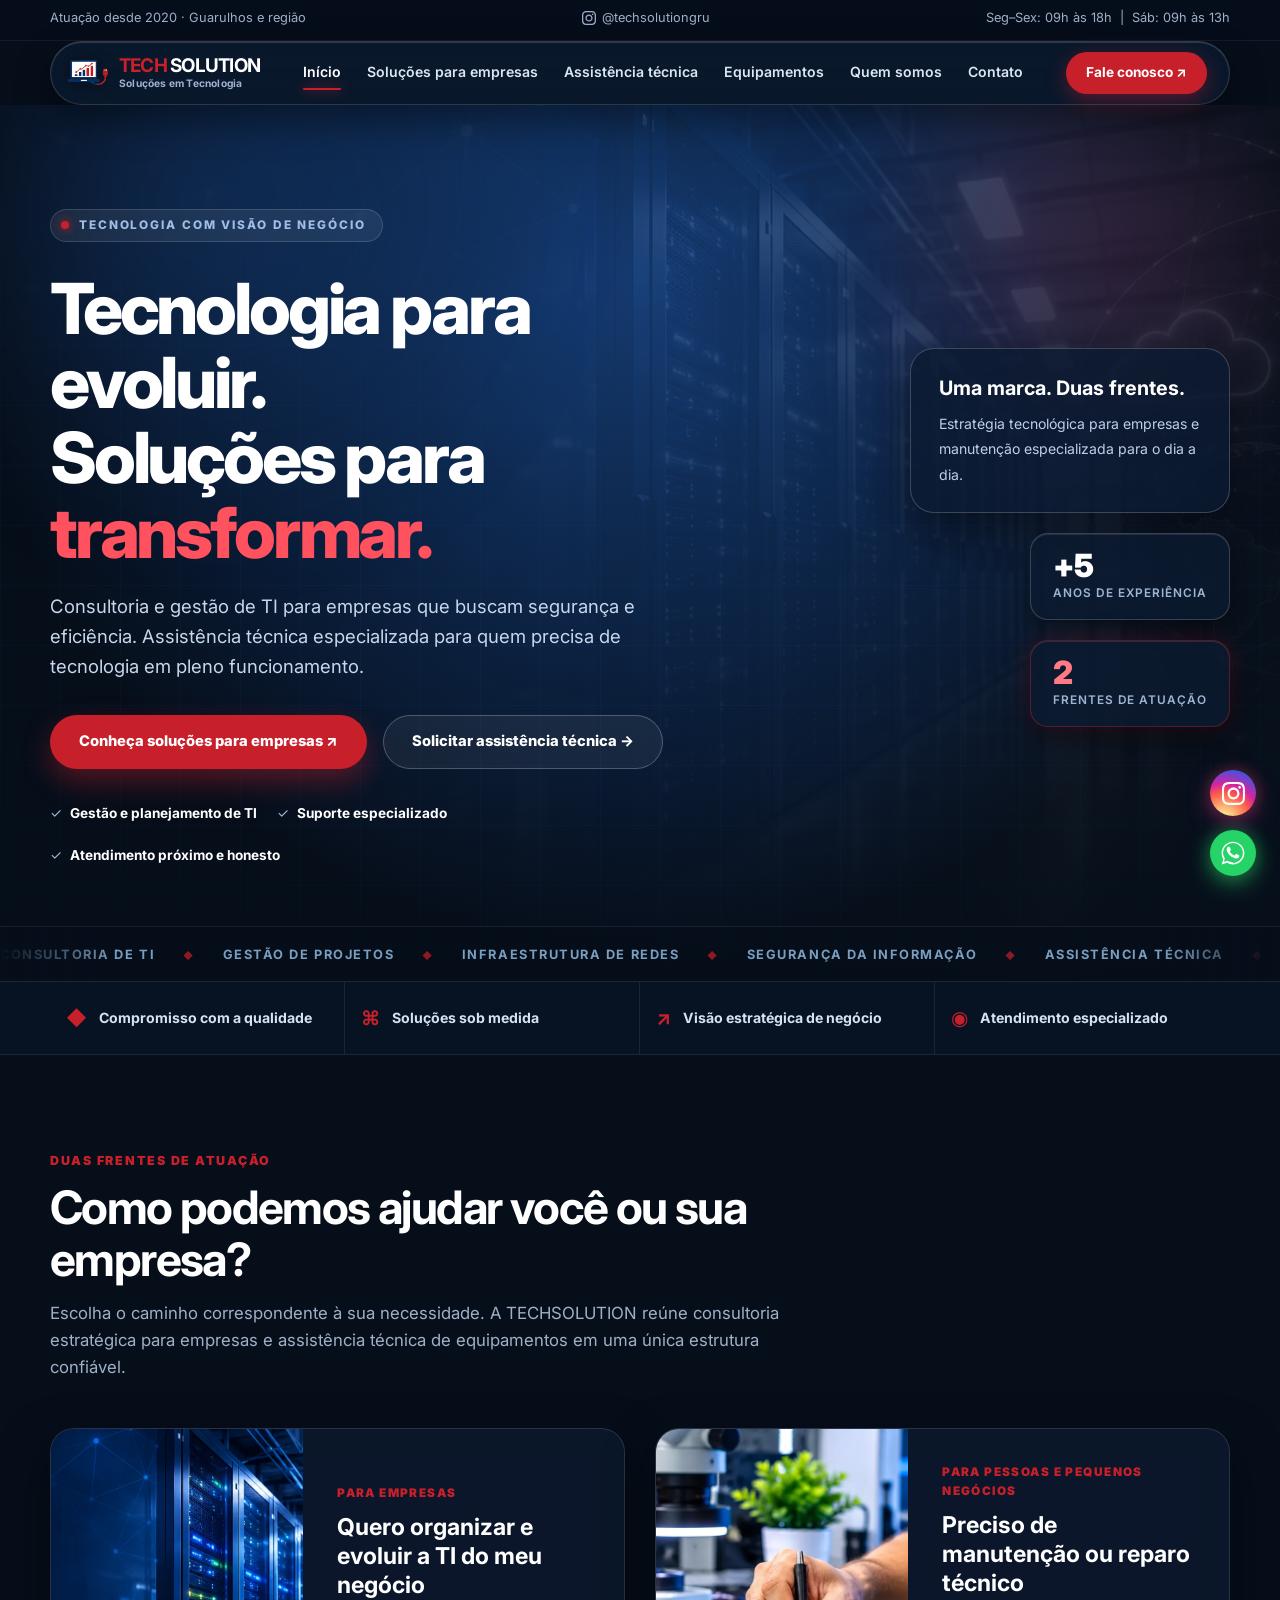
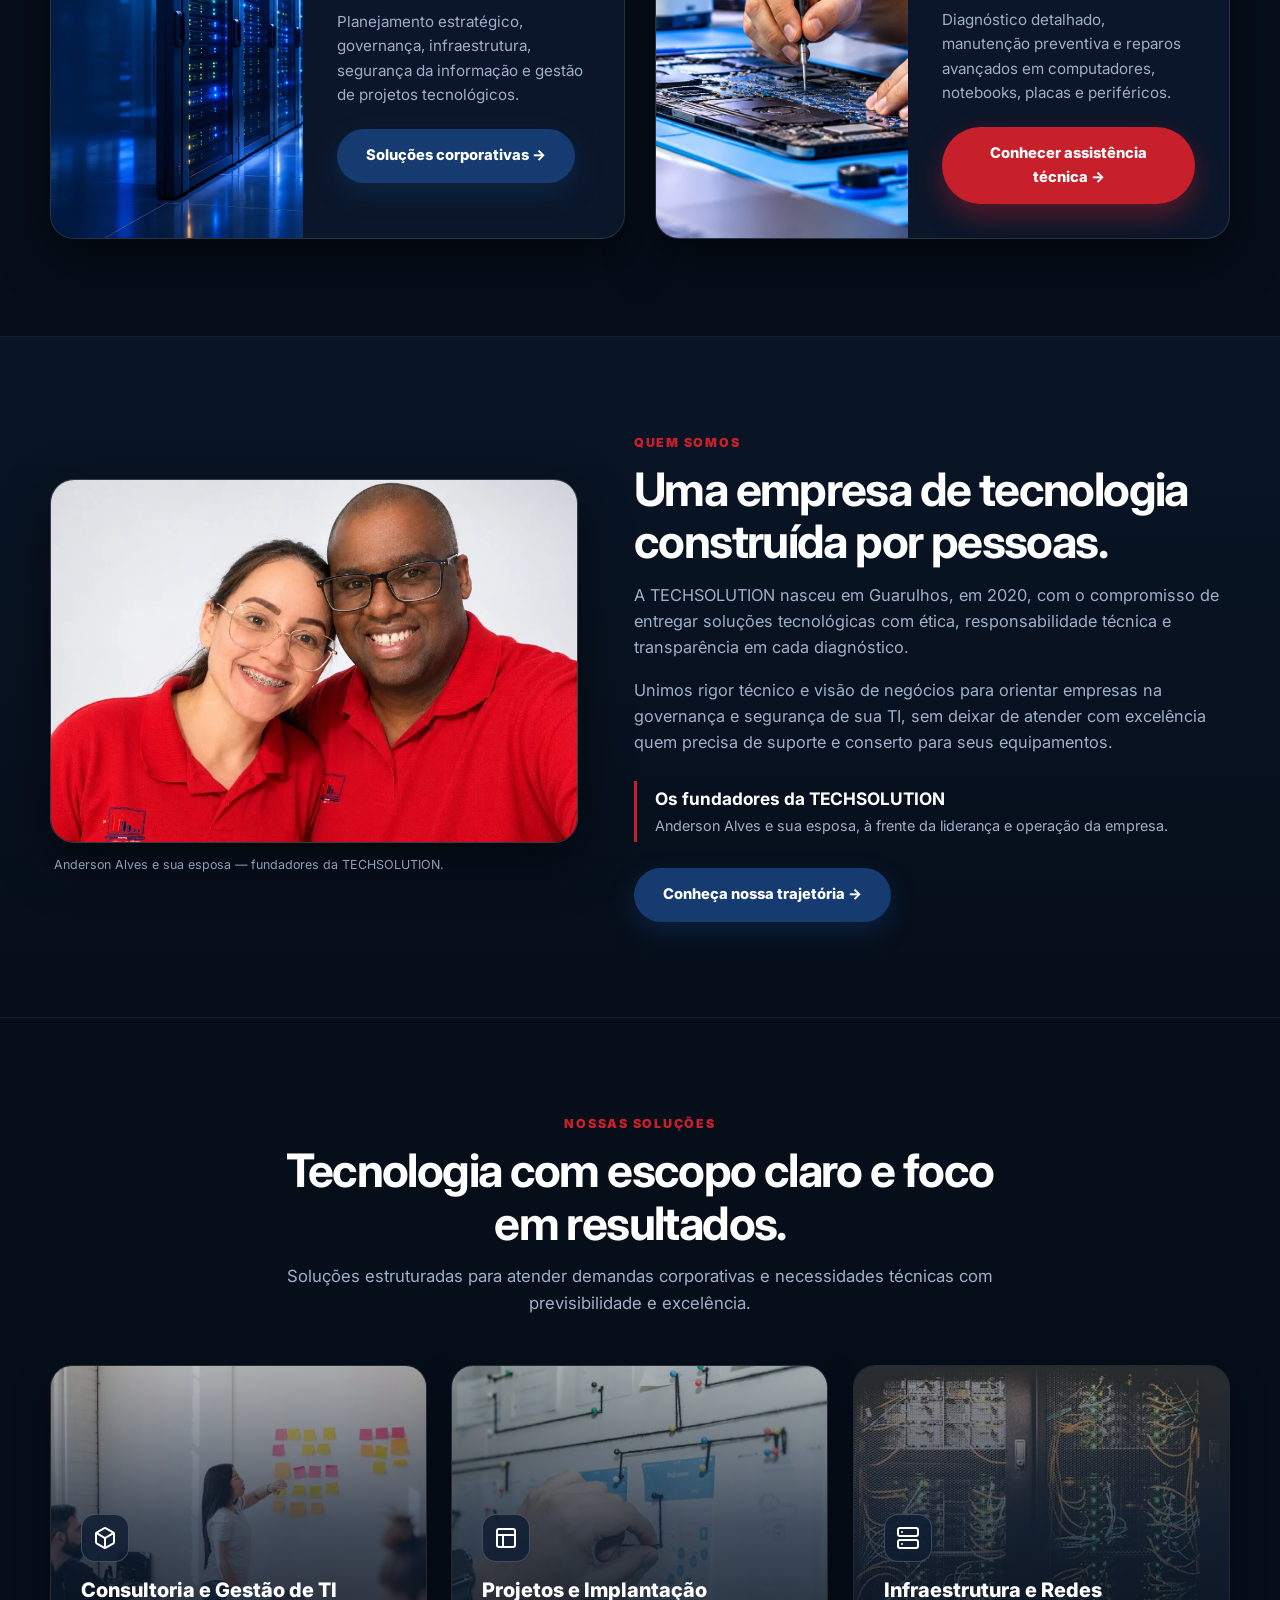
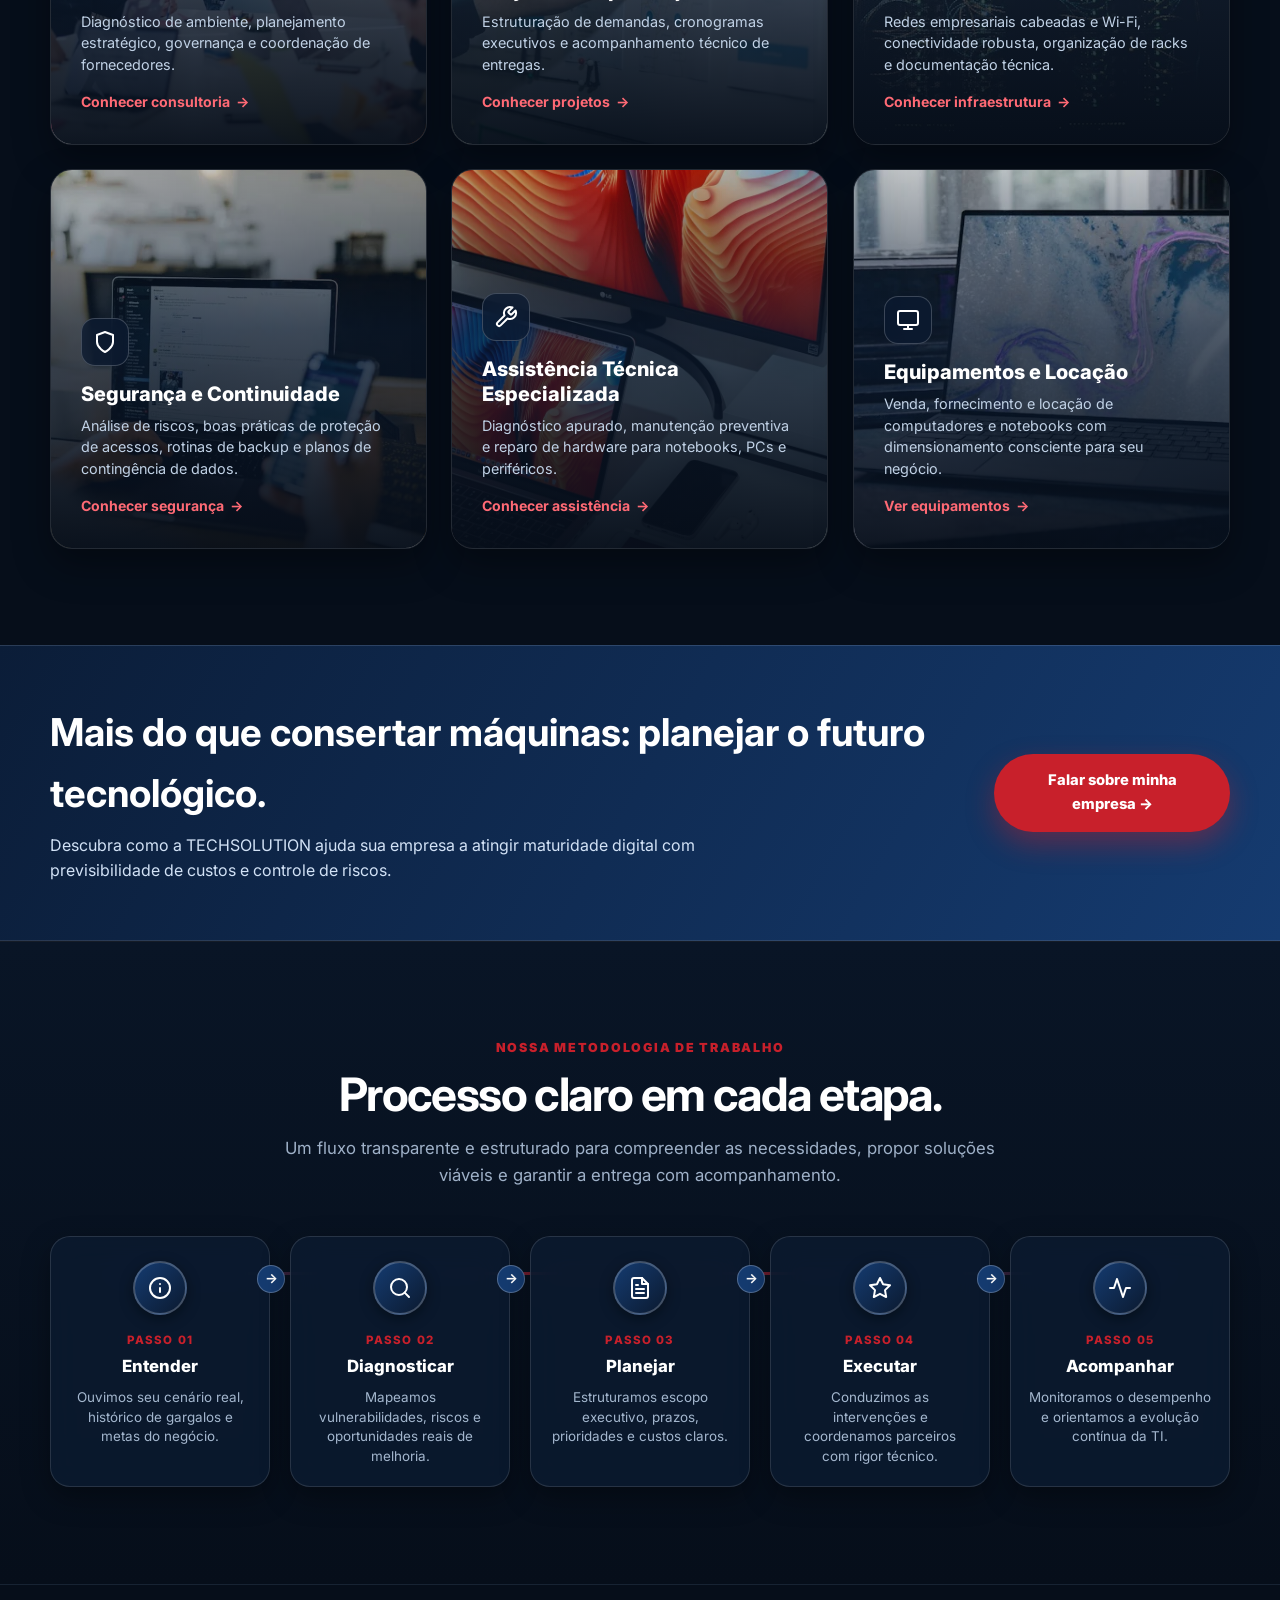
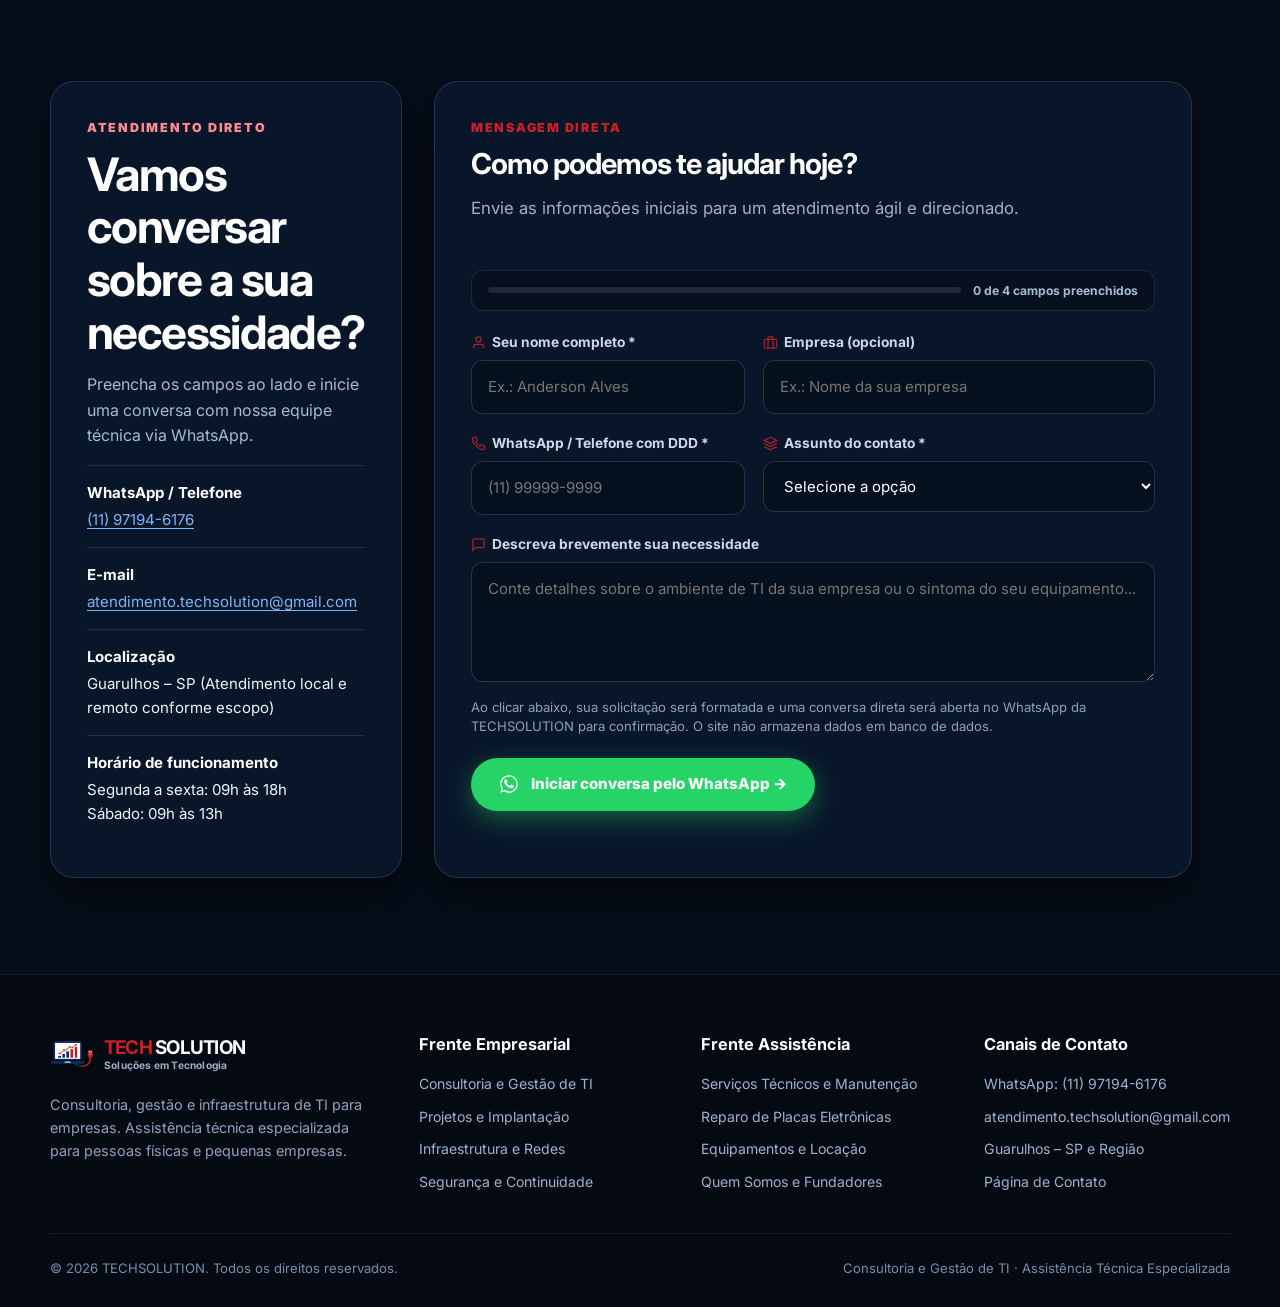
<file: index.html>
<!doctype html>
<html lang="pt-BR">
<head>
  <meta charset="utf-8">
  <meta name="viewport" content="width=device-width, initial-scale=1">
  <meta name="description" content="TECHSOLUTION: consultoria e gestão de TI para empresas e assistência técnica especializada em Guarulhos e região. Atendimento ágil e confiável.">
  <meta name="theme-color" content="#102b52">
  <title>TECHSOLUTION | Consultoria e Gestão de TI & Assistência Técnica</title>

  <!-- Canonical & SEO -->
  <link rel="canonical" href="https://techsolution.com.br/index.html">
  <meta name="robots" content="index, follow">

  <!-- Open Graph / Redes Sociais -->
  <meta property="og:type" content="website">
  <meta property="og:url" content="https://techsolution.com.br/index.html">
  <meta property="og:title" content="TECHSOLUTION | Consultoria e Gestão de TI & Assistência Técnica">
  <meta property="og:description" content="Consultoria e gestão de TI para empresas e assistência técnica especializada em Guarulhos e região.">
  <meta property="og:image" content="https://techsolution.com.br/assets/hero-datacenter.png">

  <!-- Favicons -->
  <link rel="icon" type="image/png" href="assets/logo-simbolo-transparente.png">

  <!-- Pré-conexão e Fontes -->
  <link rel="preconnect" href="https://fonts.googleapis.com">
  <link rel="preconnect" href="https://fonts.gstatic.com" crossorigin>
  <link href="https://fonts.googleapis.com/css2?family=Inter:wght@400;500;600;700;800;900&display=swap" rel="stylesheet">
  
  <link rel="stylesheet" href="assets/site.css">

  <!-- Dados Estruturados Schema.org -->
  <script type="application/ld+json">
  {
    "@context": "https://schema.org",
    "@type": "LocalBusiness",
    "name": "TECHSOLUTION",
    "image": "https://techsolution.com.br/assets/logo-techsolution-transparente.png",
    "telephone": "+55-11-97194-6176",
    "email": "atendimento.techsolution@gmail.com",
    "address": {
      "@type": "PostalAddress",
      "addressLocality": "Guarulhos",
      "addressRegion": "SP",
      "addressCountry": "BR"
    },
    "openingHoursSpecification": [
      {
        "@type": "OpeningHoursSpecification",
        "dayOfWeek": ["Monday", "Tuesday", "Wednesday", "Thursday", "Friday"],
        "opens": "09:00",
        "closes": "18:00"
      },
      {
        "@type": "OpeningHoursSpecification",
        "dayOfWeek": "Saturday",
        "opens": "09:00",
        "closes": "13:00"
      }
    ],
    "description": "Consultoria e gestão de TI para empresas e assistência técnica especializada em computadores, notebooks e equipamentos em Guarulhos e região."
  }
  </script>
</head>
<body>
<a href="#conteudo-principal" class="skip-link">Pular para o conteúdo principal</a>

<div class="topline">
  <div class="container">
    <span>Atuação desde 2020 · Guarulhos e região</span>
    <span><a class="social-link-inline" href="https://www.instagram.com/techsolutiongru/" target="_blank" rel="noopener noreferrer"><svg viewBox="0 0 24 24"><path d="M12 2.163c3.204 0 3.584.012 4.85.07 3.252.148 4.771 1.691 4.919 4.919.058 1.265.069 1.645.069 4.849 0 3.205-.012 3.584-.069 4.849-.149 3.225-1.664 4.771-4.919 4.919-1.266.058-1.644.07-4.85.07-3.204 0-3.584-.012-4.849-.07-3.26-.149-4.771-1.699-4.919-4.92-.058-1.265-.07-1.644-.07-4.849 0-3.204.013-3.583.07-4.849.149-3.227 1.664-4.771 4.919-4.919 1.266-.057 1.645-.069 4.849-.069zm0-2.163c-3.259 0-3.667.014-4.947.072-4.358.2-6.78 2.618-6.98 6.98-.059 1.281-.073 1.689-.073 4.948 0 3.259.014 3.668.072 4.948.2 4.358 2.618 6.78 6.98 6.98 1.281.058 1.689.072 4.948.072 3.259 0 3.668-.014 4.948-.072 4.354-.2 6.782-2.618 6.979-6.98.059-1.28.073-1.689.073-4.948 0-3.259-.014-3.667-.072-4.947-.196-4.354-2.617-6.78-6.979-6.98-1.281-.059-1.69-.073-4.949-.073zm0 5.838c-3.403 0-6.162 2.759-6.162 6.162s2.759 6.163 6.162 6.163 6.162-2.759 6.162-6.163c0-3.403-2.759-6.162-6.162-6.162zm0 10.162c-2.209 0-4-1.79-4-4 0-2.209 1.791-4 4-4s4 1.791 4 4c0 2.21-1.791 4-4 4zm6.406-11.845c-.796 0-1.441.645-1.441 1.44s.645 1.44 1.441 1.44c.795 0 1.439-.645 1.439-1.44s-.644-1.44-1.439-1.44z"/></svg> @techsolutiongru</a></span>
    <span>Seg–Sex: 09h às 18h &nbsp;|&nbsp; Sáb: 09h às 13h</span>
  </div>
</div>

<header class="site-header">
  <div class="container nav-wrap">
    <a class="brand" href="index.html" aria-label="TECHSOLUTION início">
      <picture>
        <source srcset="assets/logo-simbolo-transparente.webp" type="image/webp">
        <img src="assets/logo-simbolo-transparente.png" alt="Símbolo oficial da TECHSOLUTION" width="52" height="54">
      </picture>
      <span class="brand-copy">
        <b><i>TECH</i> SOLUTION</b>
        <small>Soluções em Tecnologia</small>
      </span>
    </a>

    <button class="menu-toggle" aria-expanded="false" aria-label="Abrir menu de navegação">☰ Menu</button>

    <nav class="nav" aria-label="Navegação principal">
      <a class="active" href="index.html" aria-current="page">Início</a>
      <a href="empresas.html">Soluções para empresas</a>
      <a href="assistencia.html">Assistência técnica</a>
      <a href="equipamentos.html">Equipamentos</a>
      <a href="sobre.html">Quem somos</a>
      <a href="contato.html">Contato</a>
    </nav>

    <a class="nav-cta" href="https://wa.me/5511971946176?text=Ol%C3%A1%2C%20gostaria%20de%20falar%20com%20a%20TECHSOLUTION." target="_blank" rel="noopener noreferrer">Fale conosco ↗</a>
  </div>
</header>

<main id="conteudo-principal">
  <!-- HERO SECTION -->
  <section class="hero">
    <!-- Grade cinética de fundo -->
    <div class="hero-grid-bg" aria-hidden="true"></div>
    <!-- Orbs de luz ambiente -->
    <div class="hero-orb hero-orb-1" aria-hidden="true"></div>
    <div class="hero-orb hero-orb-2" aria-hidden="true"></div>

    <div class="container hero-grid">
      <div class="hero-copy">
        <span class="eyebrow anim-hero-1">Tecnologia com visão de negócio</span>
        <h1 class="anim-hero-2">Tecnologia para evoluir.<br>Soluções para <em>transformar.</em></h1>
        <p class="anim-hero-3">Consultoria e gestão de TI para empresas que buscam segurança e eficiência. Assistência técnica especializada para quem precisa de tecnologia em pleno funcionamento.</p>
        <div class="actions anim-hero-4">
          <a class="btn btn-red" href="empresas.html">Conheça soluções para empresas ↗</a>
          <a class="btn btn-outline-light" href="assistencia.html">Solicitar assistência técnica →</a>
        </div>
        <div class="hero-note anim-hero-5">
          <span>✓ <b>Gestão e planejamento de TI</b></span>
          <span>✓ <b>Suporte especializado</b></span>
          <span>✓ <b>Atendimento próximo e honesto</b></span>
        </div>
      </div>
      <div class="hero-visual anim-hero-6">
        <div class="hero-chip">
          <strong>Uma marca. Duas frentes.</strong>
          <span>Estratégia tecnológica para empresas e manutenção especializada para o dia a dia.</span>
        </div>
        <!-- Stats flutuantes -->
        <div class="hero-stat-badge anim-badge-1" aria-hidden="true">
          <span class="stat-num">+5</span>
          <span class="stat-label">anos de experiência</span>
        </div>
        <div class="hero-stat-badge hero-stat-badge--red anim-badge-2" aria-hidden="true">
          <span class="stat-num">2</span>
          <span class="stat-label">frentes de atuação</span>
        </div>
      </div>
    </div>

    <!-- Faixa marquee de tecnologias -->
    <div class="hero-marquee-wrap" aria-hidden="true">
      <div class="hero-marquee">
        <span>Consultoria de TI</span><span class="sep">◆</span>
        <span>Gestão de Projetos</span><span class="sep">◆</span>
        <span>Infraestrutura de Redes</span><span class="sep">◆</span>
        <span>Segurança da Informação</span><span class="sep">◆</span>
        <span>Assistência Técnica</span><span class="sep">◆</span>
        <span>Manutenção Preventiva</span><span class="sep">◆</span>
        <span>PC Gamer</span><span class="sep">◆</span>
        <span>Notebooks</span><span class="sep">◆</span>
        <span>Locação de Equipamentos</span><span class="sep">◆</span>
        <span>Reparo de Placas</span><span class="sep">◆</span>
        <!-- duplica para loop infinito -->
        <span>Consultoria de TI</span><span class="sep">◆</span>
        <span>Gestão de Projetos</span><span class="sep">◆</span>
        <span>Infraestrutura de Redes</span><span class="sep">◆</span>
        <span>Segurança da Informação</span><span class="sep">◆</span>
        <span>Assistência Técnica</span><span class="sep">◆</span>
        <span>Manutenção Preventiva</span><span class="sep">◆</span>
        <span>PC Gamer</span><span class="sep">◆</span>
        <span>Notebooks</span><span class="sep">◆</span>
        <span>Locação de Equipamentos</span><span class="sep">◆</span>
        <span>Reparo de Placas</span><span class="sep">◆</span>
      </div>
    </div>
  </section>

  <!-- TRUST STRIP -->
  <div class="trust-strip">
    <div class="container trust-grid">
      <div class="trust-item"><span class="trust-icon" aria-hidden="true">◆</span><span>Compromisso com a qualidade</span></div>
      <div class="trust-item"><span class="trust-icon" aria-hidden="true">⌘</span><span>Soluções sob medida</span></div>
      <div class="trust-item"><span class="trust-icon" aria-hidden="true">↗</span><span>Visão estratégica de negócio</span></div>
      <div class="trust-item"><span class="trust-icon" aria-hidden="true">◉</span><span>Atendimento especializado</span></div>
    </div>
  </div>

  <!-- DUAS FRENTES -->
  <section class="section">
    <div class="container">
      <div class="section-head">
        <div class="kicker">Duas frentes de atuação</div>
        <h2>Como podemos ajudar você ou sua empresa?</h2>
        <p>Escolha o caminho correspondente à sua necessidade. A TECHSOLUTION reúne consultoria estratégica para empresas e assistência técnica de equipamentos em uma única estrutura confiável.</p>
      </div>

      <div class="audience-grid">
        <article class="audience-card">
          <picture>
            <source srcset="assets/hero-datacenter.webp" type="image/webp">
            <img src="assets/hero-datacenter.png" alt="Imagem ilustrativa de servidores e infraestrutura corporativa de tecnologia" loading="lazy" width="600" height="400">
          </picture>
          <div class="audience-content">
            <span class="mini-label">Para empresas</span>
            <h3>Quero organizar e evoluir a TI do meu negócio</h3>
            <p>Planejamento estratégico, governança, infraestrutura, segurança da informação e gestão de projetos tecnológicos.</p>
            <a class="btn btn-blue" href="empresas.html">Soluções corporativas →</a>
          </div>
        </article>

        <article class="audience-card">
          <picture>
            <source srcset="assets/assistencia-laboratorio.webp" type="image/webp">
            <img src="assets/assistencia-laboratorio.png" alt="Imagem ilustrativa de diagnóstico e manutenção em placa de computador" loading="lazy" width="600" height="400">
          </picture>
          <div class="audience-content">
            <span class="mini-label">Para pessoas e pequenos negócios</span>
            <h3>Preciso de manutenção ou reparo técnico</h3>
            <p>Diagnóstico detalhado, manutenção preventiva e reparos avançados em computadores, notebooks, placas e periféricos.</p>
            <a class="btn btn-red" href="assistencia.html">Conhecer assistência técnica →</a>
          </div>
        </article>
      </div>
    </div>
  </section>

  <!-- QUEM SOMOS / FUNDADORES -->
  <section class="section section-soft">
    <div class="container about-grid">
      <div class="founder-photo">
        <picture>
          <source srcset="assets/fundadores-quem-somos.webp" type="image/webp">
          <img src="assets/fundadores-quem-somos.jpg" alt="Fotografia dos fundadores da TECHSOLUTION, Anderson Alves e sua esposa" loading="lazy" width="800" height="550">
        </picture>
        <p class="photo-note">Anderson Alves e sua esposa — fundadores da TECHSOLUTION.</p>
      </div>
      <div class="about-content">
        <div class="kicker">Quem somos</div>
        <h2>Uma empresa de tecnologia construída por pessoas.</h2>
        <p>A TECHSOLUTION nasceu em Guarulhos, em 2020, com o compromisso de entregar soluções tecnológicas com ética, responsabilidade técnica e transparência em cada diagnóstico.</p>
        <p>Unimos rigor técnico e visão de negócios para orientar empresas na governança e segurança de sua TI, sem deixar de atender com excelência quem precisa de suporte e conserto para seus equipamentos.</p>
        <div class="founder-signature">
          <strong>Os fundadores da TECHSOLUTION</strong>
          <span>Anderson Alves e sua esposa, à frente da liderança e operação da empresa.</span>
        </div>
        <a class="btn btn-blue" href="sobre.html">Conheça nossa trajetória →</a>
      </div>
    </div>
  </section>

  <!-- SERVIÇOS (CARDS VISUAIS V2) -->
  <section class="section" id="servicos">
    <div class="container">
      <div class="section-head center">
        <div class="kicker">Nossas soluções</div>
        <h2>Tecnologia com escopo claro e foco em resultados.</h2>
        <p>Soluções estruturadas para atender demandas corporativas e necessidades técnicas com previsibilidade e excelência.</p>
      </div>

      <div class="service-grid">
        <!-- 1. Consultoria e Gestão de TI -->
        <article class="service-card-visual">
          <picture>
            <source srcset="assets/servico-consultoria.webp" type="image/webp">
            <img class="service-card-bg" src="assets/servico-consultoria.jpg" alt="Consultores e gestores reunidos discutindo indicadores de tecnologia" loading="lazy" width="600" height="400">
          </picture>
          <div class="service-card-overlay" aria-hidden="true"></div>
          <div class="service-card-body">
            <div class="service-icon-box" aria-hidden="true">
              <svg viewBox="0 0 24 24"><path d="M21 16V8a2 2 0 0 0-1-1.73l-7-4a2 2 0 0 0-2 0l-7 4A2 2 0 0 0 3 8v8a2 2 0 0 0 1 1.73l7 4a2 2 0 0 0 2 0l7-4A2 2 0 0 0 21 16z"></path><polyline points="3.27 6.96 12 12.01 20.73 6.96"></polyline><line x1="12" y1="22.08" x2="12" y2="12"></line></svg>
            </div>
            <h3>Consultoria e Gestão de TI</h3>
            <p>Diagnóstico de ambiente, planejamento estratégico, governança e coordenação de fornecedores.</p>
            <a class="service-card-link" href="empresas.html#consultoria">Conhecer consultoria <span aria-hidden="true">→</span></a>
          </div>
        </article>

        <!-- 2. Projetos e Implantação -->
        <article class="service-card-visual">
          <picture>
            <source srcset="assets/servico-projetos.webp" type="image/webp">
            <img class="service-card-bg" src="assets/servico-projetos.jpg" alt="Equipe planejando implantação e cronograma de projetos de tecnologia" loading="lazy" width="600" height="400">
          </picture>
          <div class="service-card-overlay" aria-hidden="true"></div>
          <div class="service-card-body">
            <div class="service-icon-box" aria-hidden="true">
              <svg viewBox="0 0 24 24"><rect x="3" y="3" width="18" height="18" rx="2" ry="2"></rect><line x1="3" y1="9" x2="21" y2="9"></line><line x1="9" y1="21" x2="9" y2="9"></line></svg>
            </div>
            <h3>Projetos e Implantação</h3>
            <p>Estruturação de demandas, cronogramas executivos e acompanhamento técnico de entregas.</p>
            <a class="service-card-link" href="empresas.html#projetos">Conhecer projetos <span aria-hidden="true">→</span></a>
          </div>
        </article>

        <!-- 3. Infraestrutura e Redes -->
        <article class="service-card-visual">
          <picture>
            <source srcset="assets/servico-infraestrutura.webp" type="image/webp">
            <img class="service-card-bg" src="assets/servico-infraestrutura.jpg" alt="Racks de servidores corporativos, conectividade e cabeamento estruturado" loading="lazy" width="600" height="400">
          </picture>
          <div class="service-card-overlay" aria-hidden="true"></div>
          <div class="service-card-body">
            <div class="service-icon-box" aria-hidden="true">
              <svg viewBox="0 0 24 24"><rect x="2" y="2" width="20" height="8" rx="2" ry="2"></rect><rect x="2" y="14" width="20" height="8" rx="2" ry="2"></rect><line x1="6" y1="6" x2="6.01" y2="6"></line><line x1="6" y1="18" x2="6.01" y2="18"></line></svg>
            </div>
            <h3>Infraestrutura e Redes</h3>
            <p>Redes empresariais cabeadas e Wi-Fi, conectividade robusta, organização de racks e documentação técnica.</p>
            <a class="service-card-link" href="empresas.html#infraestrutura">Conhecer infraestrutura <span aria-hidden="true">→</span></a>
          </div>
        </article>

        <!-- 4. Segurança e Continuidade -->
        <article class="service-card-visual">
          <picture>
            <source srcset="assets/servico-seguranca.webp" type="image/webp">
            <img class="service-card-bg" src="assets/servico-seguranca.jpg" alt="Painel de segurança da informação e monitoramento de sistemas" loading="lazy" width="600" height="400">
          </picture>
          <div class="service-card-overlay" aria-hidden="true"></div>
          <div class="service-card-body">
            <div class="service-icon-box" aria-hidden="true">
              <svg viewBox="0 0 24 24"><path d="M12 22s8-4 8-10V5l-8-3-8 3v7c0 6 8 10 8 10z"></path></svg>
            </div>
            <h3>Segurança e Continuidade</h3>
            <p>Análise de riscos, boas práticas de proteção de acessos, rotinas de backup e planos de contingência de dados.</p>
            <a class="service-card-link" href="empresas.html#seguranca">Conhecer segurança <span aria-hidden="true">→</span></a>
          </div>
        </article>

        <!-- 5. Assistência Técnica Especializada -->
        <article class="service-card-visual">
          <picture>
            <source srcset="assets/servico-assistencia.webp" type="image/webp">
            <img class="service-card-bg" src="assets/servico-assistencia.jpg" alt="Notebook aberto sendo reparado por técnico qualificado em bancada" loading="lazy" width="600" height="400">
          </picture>
          <div class="service-card-overlay" aria-hidden="true"></div>
          <div class="service-card-body">
            <div class="service-icon-box" aria-hidden="true">
              <svg viewBox="0 0 24 24"><path d="M14.7 6.3a1 1 0 0 0 0 1.4l1.6 1.6a1 1 0 0 0 1.4 0l3.77-3.77a6 6 0 0 1-7.94 7.94l-6.91 6.91a2.12 2.12 0 0 1-3-3l6.91-6.91a6 6 0 0 1 7.94-7.94l-3.76 3.76z"></path></svg>
            </div>
            <h3>Assistência Técnica Especializada</h3>
            <p>Diagnóstico apurado, manutenção preventiva e reparo de hardware para notebooks, PCs e periféricos.</p>
            <a class="service-card-link" href="assistencia.html">Conhecer assistência <span aria-hidden="true">→</span></a>
          </div>
        </article>

        <!-- 6. Equipamentos e Locação -->
        <article class="service-card-visual">
          <picture>
            <source srcset="assets/servico-equipamentos.webp" type="image/webp">
            <img class="service-card-bg" src="assets/servico-equipamentos.jpg" alt="Computadores e notebooks corporativos organizados em ambiente profissional" loading="lazy" width="600" height="400">
          </picture>
          <div class="service-card-overlay" aria-hidden="true"></div>
          <div class="service-card-body">
            <div class="service-icon-box" aria-hidden="true">
              <svg viewBox="0 0 24 24"><rect x="2" y="3" width="20" height="14" rx="2" ry="2"></rect><line x1="8" y1="21" x2="16" y2="21"></line><line x1="12" y1="17" x2="12" y2="21"></line></svg>
            </div>
            <h3>Equipamentos e Locação</h3>
            <p>Venda, fornecimento e locação de computadores e notebooks com dimensionamento consciente para seu negócio.</p>
            <a class="service-card-link" href="equipamentos.html">Ver equipamentos <span aria-hidden="true">→</span></a>
          </div>
        </article>
      </div>
    </div>
  </section>

  <!-- BANNER CTA -->
  <section class="split-band">
    <div class="container">
      <div>
        <h2>Mais do que consertar máquinas: planejar o futuro tecnológico.</h2>
        <p>Descubra como a TECHSOLUTION ajuda sua empresa a atingir maturidade digital com previsibilidade de custos e controle de riscos.</p>
      </div>
      <a class="btn btn-red" href="empresas.html">Falar sobre minha empresa →</a>
    </div>
  </section>

  <!-- METODOLOGIA CONECTADA (V2) -->
  <section class="section section-soft">
    <div class="container">
      <div class="section-head center">
        <div class="kicker">Nossa metodologia de trabalho</div>
        <h2>Processo claro em cada etapa.</h2>
        <p>Um fluxo transparente e estruturado para compreender as necessidades, propor soluções viáveis e garantir a entrega com acompanhamento.</p>
      </div>

      <div class="connected-process" aria-label="Etapas da nossa metodologia">
        <!-- Etapa 1 -->
        <div class="process-node">
          <div class="process-circle" aria-hidden="true">
            <svg viewBox="0 0 24 24"><circle cx="12" cy="12" r="10"></circle><path d="M12 16v-4"></path><path d="M12 8h.01"></path></svg>
          </div>
          <span class="process-step-num">Passo 01</span>
          <h3>Entender</h3>
          <p>Ouvimos seu cenário real, histórico de gargalos e metas do negócio.</p>
        </div>

        <!-- Etapa 2 -->
        <div class="process-node">
          <div class="process-circle" aria-hidden="true">
            <svg viewBox="0 0 24 24"><circle cx="11" cy="11" r="8"></circle><line x1="21" y1="21" x2="16.65" y2="16.65"></line></svg>
          </div>
          <span class="process-step-num">Passo 02</span>
          <h3>Diagnosticar</h3>
          <p>Mapeamos vulnerabilidades, riscos e oportunidades reais de melhoria.</p>
        </div>

        <!-- Etapa 3 -->
        <div class="process-node">
          <div class="process-circle" aria-hidden="true">
            <svg viewBox="0 0 24 24"><path d="M14 2H6a2 2 0 0 0-2 2v16a2 2 0 0 0 2 2h12a2 2 0 0 0 2-2V8z"></path><polyline points="14 2 14 8 20 8"></polyline><line x1="16" y1="13" x2="8" y2="13"></line><line x1="16" y1="17" x2="8" y2="17"></line><polyline points="10 9 9 9 8 9"></polyline></svg>
          </div>
          <span class="process-step-num">Passo 03</span>
          <h3>Planejar</h3>
          <p>Estruturamos escopo executivo, prazos, prioridades e custos claros.</p>
        </div>

        <!-- Etapa 4 -->
        <div class="process-node">
          <div class="process-circle" aria-hidden="true">
            <svg viewBox="0 0 24 24"><polygon points="12 2 15.09 8.26 22 9.27 17 14.14 18.18 21.02 12 17.77 5.82 21.02 7 14.14 2 9.27 8.91 8.26 12 2"></polygon></svg>
          </div>
          <span class="process-step-num">Passo 04</span>
          <h3>Executar</h3>
          <p>Conduzimos as intervenções e coordenamos parceiros com rigor técnico.</p>
        </div>

        <!-- Etapa 5 -->
        <div class="process-node">
          <div class="process-circle" aria-hidden="true">
            <svg viewBox="0 0 24 24"><polyline points="22 12 18 12 15 21 9 3 6 12 2 12"></polyline></svg>
          </div>
          <span class="process-step-num">Passo 05</span>
          <h3>Acompanhar</h3>
          <p>Monitoramos o desempenho e orientamos a evolução contínua da TI.</p>
        </div>
      </div>
    </div>
  </section>

  <!-- FORMULÁRIO E CONTATO -->
  <section class="section" id="contato">
    <div class="container contact-grid">
      <div class="contact-panel">
        <div class="kicker" style="color:#ff8a92">Atendimento direto</div>
        <h2>Vamos conversar sobre a sua necessidade?</h2>
        <p>Preencha os campos ao lado e inicie uma conversa com nossa equipe técnica via WhatsApp.</p>
        
        <div class="contact-detail">
          <strong>WhatsApp / Telefone</strong>
          <a href="https://wa.me/5511971946176" target="_blank" rel="noopener noreferrer">(11) 97194-6176</a>
        </div>
        <div class="contact-detail">
          <strong>E-mail</strong>
          <a href="mailto:atendimento.techsolution@gmail.com">atendimento.techsolution@gmail.com</a>
        </div>
        <div class="contact-detail">
          <strong>Localização</strong>
          Guarulhos – SP (Atendimento local e remoto conforme escopo)
        </div>
        <div class="contact-detail">
          <strong>Horário de funcionamento</strong>
          Segunda a sexta: 09h às 18h<br>Sábado: 09h às 13h
        </div>
      </div>

      <form class="contact-form" data-whatsapp-form aria-label="Formulário de contato rápido">
        <!-- Campo Honeypot Antispam (oculto para usuários reais) -->
        <div style="display:none;" aria-hidden="true">
          <label for="website_hp">Não preencha se for humano:</label>
          <input type="text" id="website_hp" name="website_hp" tabindex="-1" autocomplete="off">
        </div>

        <div class="section-head">
          <div class="kicker">Mensagem direta</div>
          <h2 style="font-size:1.8rem">Como podemos te ajudar hoje?</h2>
          <p>Envie as informações iniciais para um atendimento ágil e direcionado.</p>
        </div>

        <div class="form-progress-bar">
          <div class="form-progress-track">
            <div class="form-progress-fill" id="form-progress-fill"></div>
          </div>
          <span class="form-progress-text" id="form-progress-text">0 de 4 campos preenchidos</span>
        </div>

        <div class="form-grid">
          <div class="field">
            <label for="nome">
              <svg viewBox="0 0 24 24"><path d="M20 21v-2a4 4 0 0 0-4-4H8a4 4 0 0 0-4 4v2"></path><circle cx="12" cy="7" r="4"></circle></svg>
              Seu nome completo *
            </label>
            <input id="nome" name="nome" type="text" required placeholder="Ex.: Anderson Alves" autocomplete="name">
          </div>
          <div class="field">
            <label for="empresa">
              <svg viewBox="0 0 24 24"><rect x="2" y="7" width="20" height="14" rx="2" ry="2"></rect><path d="M16 21V5a2 2 0 0 0-2-2h-4a2 2 0 0 0-2 2v16"></path></svg>
              Empresa (opcional)
            </label>
            <input id="empresa" name="empresa" type="text" placeholder="Ex.: Nome da sua empresa" autocomplete="organization">
          </div>
          <div class="field">
            <label for="telefone">
              <svg viewBox="0 0 24 24"><path d="M22 16.92v3a2 2 0 0 1-2.18 2 19.79 19.79 0 0 1-8.63-3.07 19.5 19.5 0 0 1-6-6 19.79 19.79 0 0 1-3.07-8.67A2 2 0 0 1 4.11 2h3a2 2 0 0 1 2 1.72 12.84 12.84 0 0 0 .7 2.81 2 2 0 0 1-.45 2.11L8.09 9.91a16 16 0 0 0 6 6l1.27-1.27a2 2 0 0 1 2.11-.45 12.84 12.84 0 0 0 2.81.7A2 2 0 0 1 22 16.92z"></path></svg>
              WhatsApp / Telefone com DDD *
            </label>
            <input id="telefone" name="telefone" type="tel" required placeholder="(11) 99999-9999" autocomplete="tel">
          </div>
          <div class="field">
            <label for="assunto">
              <svg viewBox="0 0 24 24"><polygon points="12 2 2 7 12 12 22 7 12 2"></polygon><polyline points="2 17 12 22 22 17"></polyline><polyline points="2 12 12 17 22 12"></polyline></svg>
              Assunto do contato *
            </label>
            <select id="assunto" name="assunto" required>
              <option value="">Selecione a opção</option>
              <option value="Consultoria e Gestão de TI Empresarial">Consultoria e Gestão de TI Empresarial</option>
              <option value="Projetos e Infraestrutura Corporativa">Projetos e Infraestrutura Corporativa</option>
              <option value="Assistência Técnica e Reparo de Equipamentos">Assistência Técnica e Reparo de Equipamentos</option>
              <option value="Equipamentos e Locação">Equipamentos e Locação</option>
              <option value="Outro assunto">Outro assunto</option>
            </select>
          </div>
          <div class="field full">
            <label for="mensagem">
              <svg viewBox="0 0 24 24"><path d="M21 15a2 2 0 0 1-2 2H7l-4 4V5a2 2 0 0 1 2-2h14a2 2 0 0 1 2 2z"></path></svg>
              Descreva brevemente sua necessidade
            </label>
            <textarea id="mensagem" name="mensagem" placeholder="Conte detalhes sobre o ambiente de TI da sua empresa ou o sintoma do seu equipamento..."></textarea>
          </div>
        </div>

        <p class="form-help">Ao clicar abaixo, sua solicitação será formatada e uma conversa direta será aberta no WhatsApp da TECHSOLUTION para confirmação. O site não armazena dados em banco de dados.</p>
        
        <button class="btn-whatsapp-submit" type="submit">
          <svg viewBox="0 0 32 32" aria-hidden="true"><path d="M16 2C8.28 2 2 8.28 2 16c0 2.73.78 5.29 2.14 7.46L2.05 30.1l6.83-2.04C10.93 29.31 13.39 30 16 30c7.72 0 14-6.28 14-14S23.72 2 16 2zm0 25.56c-2.34 0-4.57-.68-6.48-1.87l-.46-.29-4.32 1.29 1.32-4.19-.3-.48C4.5 19.98 3.82 18.04 3.82 16c0-6.72 5.46-12.18 12.18-12.18s12.18 5.46 12.18 12.18-5.46 12.18-12.18 12.18zm6.94-9.15c-.38-.19-2.26-1.12-2.61-1.25-.35-.13-.6-.19-.85.19-.25.38-.98 1.25-1.2 1.51-.22.25-.45.29-.83.1-.38-.19-1.61-.59-3.07-1.89-1.13-1.01-1.9-2.26-2.12-2.64-.22-.38-.02-.59.17-.78.17-.17.38-.45.57-.67.19-.22.25-.38.38-.63.13-.25.06-.48-.03-.67-.1-.19-.85-2.05-1.17-2.8-.31-.75-.62-.64-.85-.65h-.73c-.25 0-.67.09-1.02.48-.35.38-1.34 1.31-1.34 3.2 0 1.88 1.37 3.7 1.56 3.96.19.25 2.7 4.12 6.54 5.77.91.39 1.62.63 2.18.81.92.29 1.76.25 2.42.15.74-.11 2.26-.92 2.58-1.82.32-.89.32-1.66.22-1.82-.09-.16-.34-.26-.72-.45z"/></svg>
          Iniciar conversa pelo WhatsApp →
        </button>
      </form>
    </div>
  </section>
</main>

<footer class="site-footer">
  <div class="container">
    <div class="footer-grid">
      <div class="footer-brand">
        <a class="brand" href="index.html" aria-label="TECHSOLUTION início">
          <picture>
            <source srcset="assets/logo-simbolo-transparente.webp" type="image/webp">
            <img src="assets/logo-simbolo-transparente.png" alt="Símbolo oficial da TECHSOLUTION" width="48" height="50">
          </picture>
          <span class="brand-copy">
            <b><i>TECH</i> SOLUTION</b>
            <small>Soluções em Tecnologia</small>
          </span>
        </a>
        <p>Consultoria, gestão e infraestrutura de TI para empresas. Assistência técnica especializada para pessoas físicas e pequenas empresas.</p>
      </div>

      <div>
        <h4>Frente Empresarial</h4>
        <div class="footer-links">
          <a href="empresas.html">Consultoria e Gestão de TI</a>
          <a href="empresas.html#projetos">Projetos e Implantação</a>
          <a href="empresas.html#infraestrutura">Infraestrutura e Redes</a>
          <a href="empresas.html#seguranca">Segurança e Continuidade</a>
        </div>
      </div>

      <div>
        <h4>Frente Assistência</h4>
        <div class="footer-links">
          <a href="assistencia.html">Serviços Técnicos e Manutenção</a>
          <a href="assistencia.html#placas">Reparo de Placas Eletrônicas</a>
          <a href="equipamentos.html">Equipamentos e Locação</a>
          <a href="sobre.html">Quem Somos e Fundadores</a>
        </div>
      </div>

      <div>
        <h4>Canais de Contato</h4>
        <div class="footer-links">
          <a href="https://wa.me/5511971946176" target="_blank" rel="noopener noreferrer">WhatsApp: (11) 97194-6176</a>
          <a href="mailto:atendimento.techsolution@gmail.com">atendimento.techsolution@gmail.com</a>
          <span>Guarulhos – SP e Região</span>
          <a href="contato.html">Página de Contato</a>
        </div>
      </div>
    </div>

    <div class="footer-bottom">
      <span>© <span data-year></span> TECHSOLUTION. Todos os direitos reservados.</span>
      <span>Consultoria e Gestão de TI · Assistência Técnica Especializada</span>
    </div>
  </div>
</footer>

<!-- Botões Flutuantes: WhatsApp e Instagram -->
<div class="floating-socials">
  <a class="float-btn float-btn-instagram" href="https://www.instagram.com/techsolutiongru/" aria-label="Siga-nos no Instagram @techsolutiongru" target="_blank" rel="noopener noreferrer">
    <svg viewBox="0 0 24 24" aria-hidden="true">
      <path d="M12 2.163c3.204 0 3.584.012 4.85.07 3.252.148 4.771 1.691 4.919 4.919.058 1.265.069 1.645.069 4.849 0 3.205-.012 3.584-.069 4.849-.149 3.225-1.664 4.771-4.919 4.919-1.266.058-1.644.07-4.85.07-3.204 0-3.584-.012-4.849-.07-3.26-.149-4.771-1.699-4.919-4.92-.058-1.265-.07-1.644-.07-4.849 0-3.204.013-3.583.07-4.849.149-3.227 1.664-4.771 4.919-4.919 1.266-.057 1.645-.069 4.849-.069zm0-2.163c-3.259 0-3.667.014-4.947.072-4.358.2-6.78 2.618-6.98 6.98-.059 1.281-.073 1.689-.073 4.948 0 3.259.014 3.668.072 4.948.2 4.358 2.618 6.78 6.98 6.98 1.281.058 1.689.072 4.948.072 3.259 0 3.668-.014 4.948-.072 4.354-.2 6.782-2.618 6.979-6.98.059-1.28.073-1.689.073-4.948 0-3.259-.014-3.667-.072-4.947-.196-4.354-2.617-6.78-6.979-6.98-1.281-.059-1.69-.073-4.949-.073zm0 5.838c-3.403 0-6.162 2.759-6.162 6.162s2.759 6.163 6.162 6.163 6.162-2.759 6.162-6.163c0-3.403-2.759-6.162-6.162-6.162zm0 10.162c-2.209 0-4-1.79-4-4 0-2.209 1.791-4 4-4s4 1.791 4 4c0 2.21-1.791 4-4 4zm6.406-11.845c-.796 0-1.441.645-1.441 1.44s.645 1.44 1.441 1.44c.795 0 1.439-.645 1.439-1.44s-.644-1.44-1.439-1.44z"/>
    </svg>
  </a>
  <a class="float-btn float-btn-whatsapp" href="https://wa.me/5511971946176?text=Ol%C3%A1%2C%20gostaria%20de%20falar%20com%20a%20TECHSOLUTION." aria-label="Conversar com a TECHSOLUTION pelo WhatsApp" target="_blank" rel="noopener noreferrer">
    <svg viewBox="0 0 32 32" aria-hidden="true">
      <path d="M16 2C8.28 2 2 8.28 2 16c0 2.73.78 5.29 2.14 7.46L2.05 30.1l6.83-2.04C10.93 29.31 13.39 30 16 30c7.72 0 14-6.28 14-14S23.72 2 16 2zm0 25.56c-2.34 0-4.57-.68-6.48-1.87l-.46-.29-4.32 1.29 1.32-4.19-.3-.48C4.5 19.98 3.82 18.04 3.82 16c0-6.72 5.46-12.18 12.18-12.18s12.18 5.46 12.18 12.18-5.46 12.18-12.18 12.18zm6.94-9.15c-.38-.19-2.26-1.12-2.61-1.25-.35-.13-.6-.19-.85.19-.25.38-.98 1.25-1.2 1.51-.22.25-.45.29-.83.1-.38-.19-1.61-.59-3.07-1.89-1.13-1.01-1.9-2.26-2.12-2.64-.22-.38-.02-.59.17-.78.17-.17.38-.45.57-.67.19-.22.25-.38.38-.63.13-.25.06-.48-.03-.67-.1-.19-.85-2.05-1.17-2.8-.31-.75-.62-.64-.85-.65h-.73c-.25 0-.67.09-1.02.48-.35.38-1.34 1.31-1.34 3.2 0 1.88 1.37 3.7 1.56 3.96.19.25 2.7 4.12 6.54 5.77.91.39 1.62.63 2.18.81.92.29 1.76.25 2.42.15.74-.11 2.26-.92 2.58-1.82.32-.89.32-1.66.22-1.82-.09-.16-.34-.26-.72-.45z"/>
    </svg>
  </a>
</div>

<script src="assets/site.js"></script>
</body>
</html>
</file>
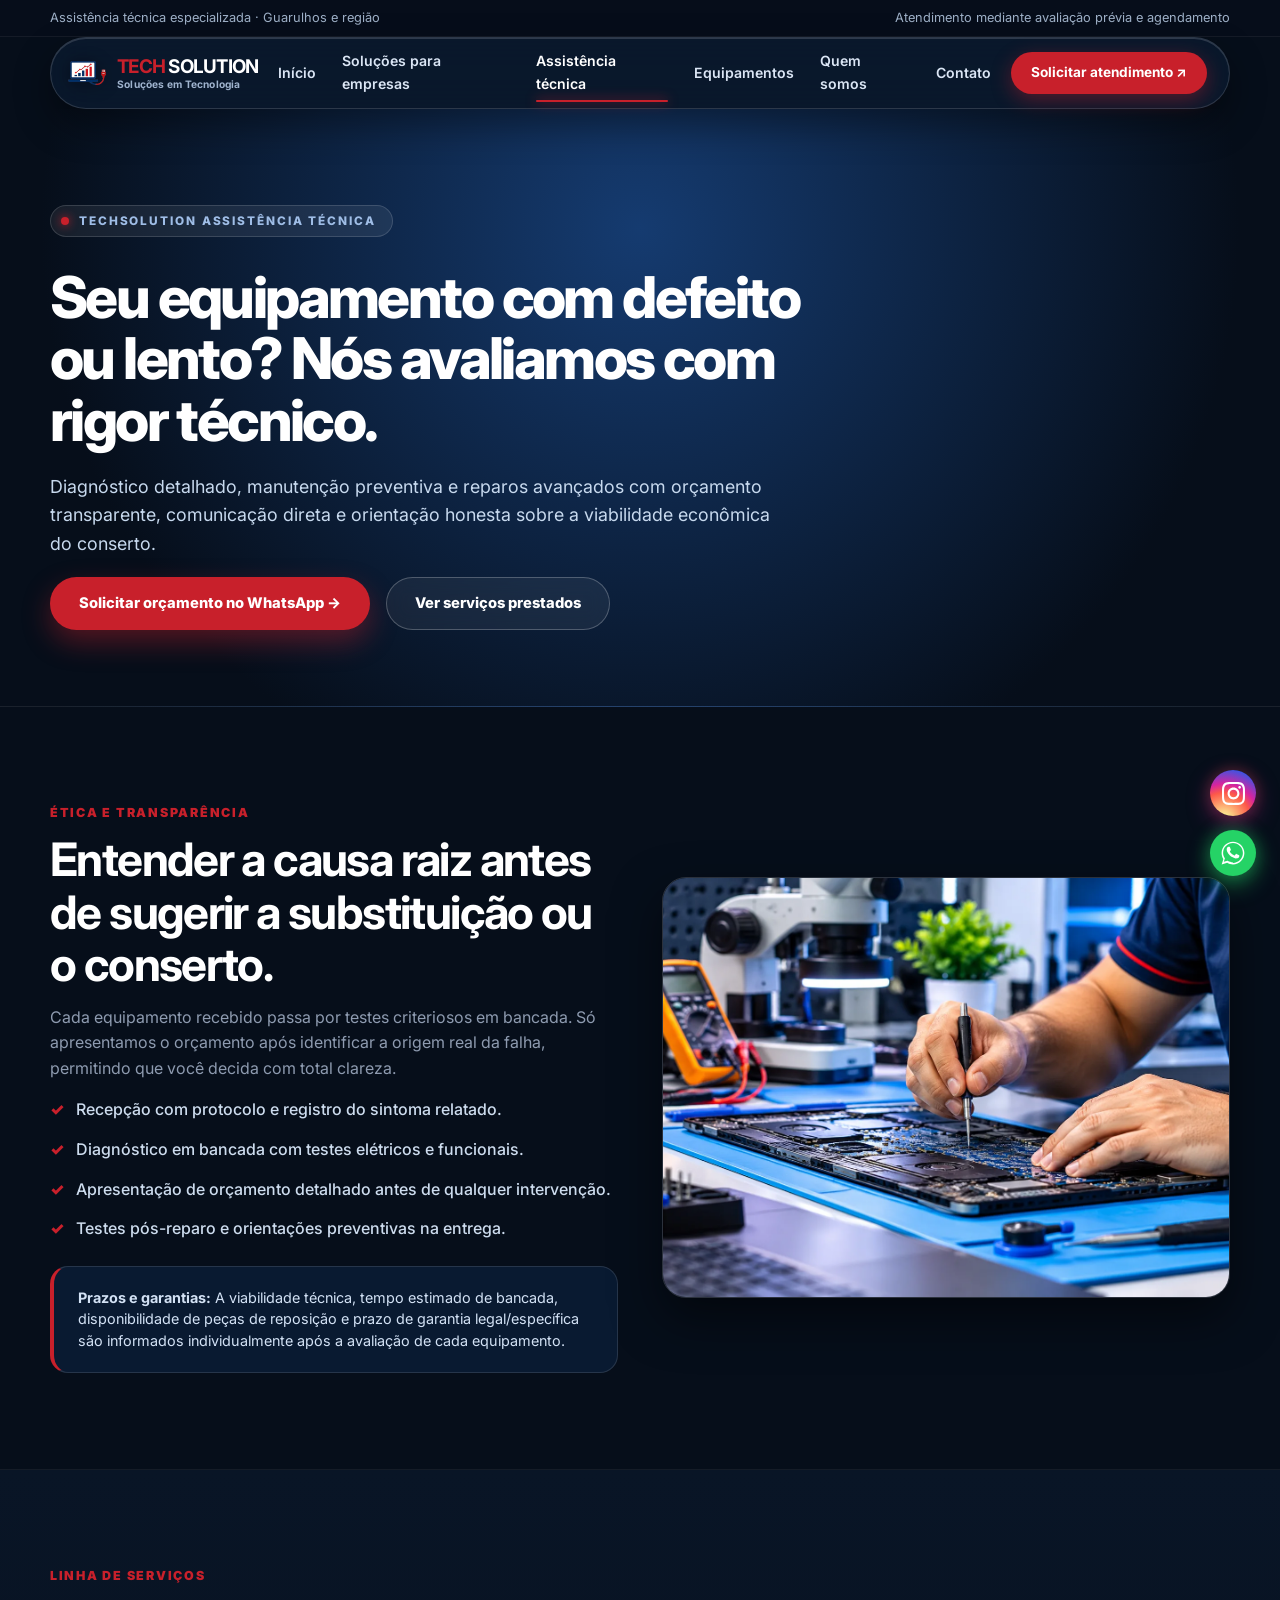
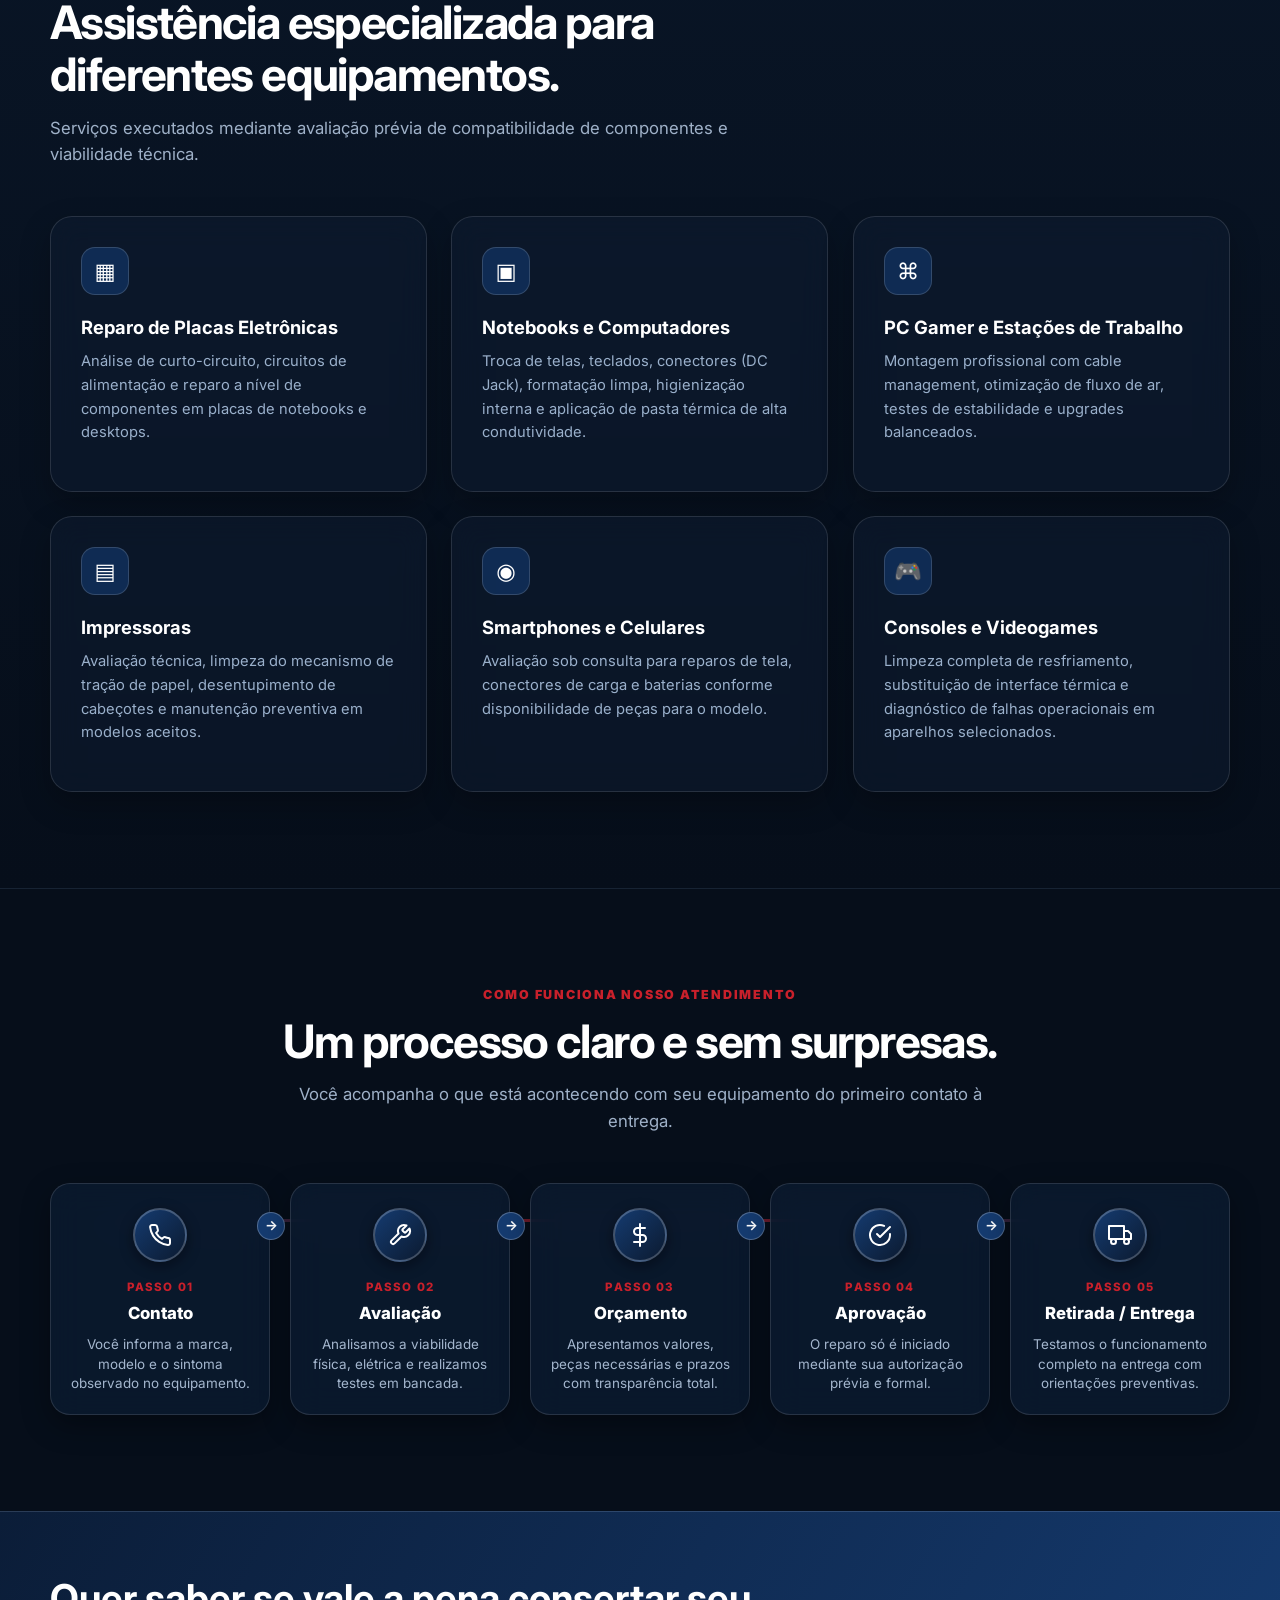
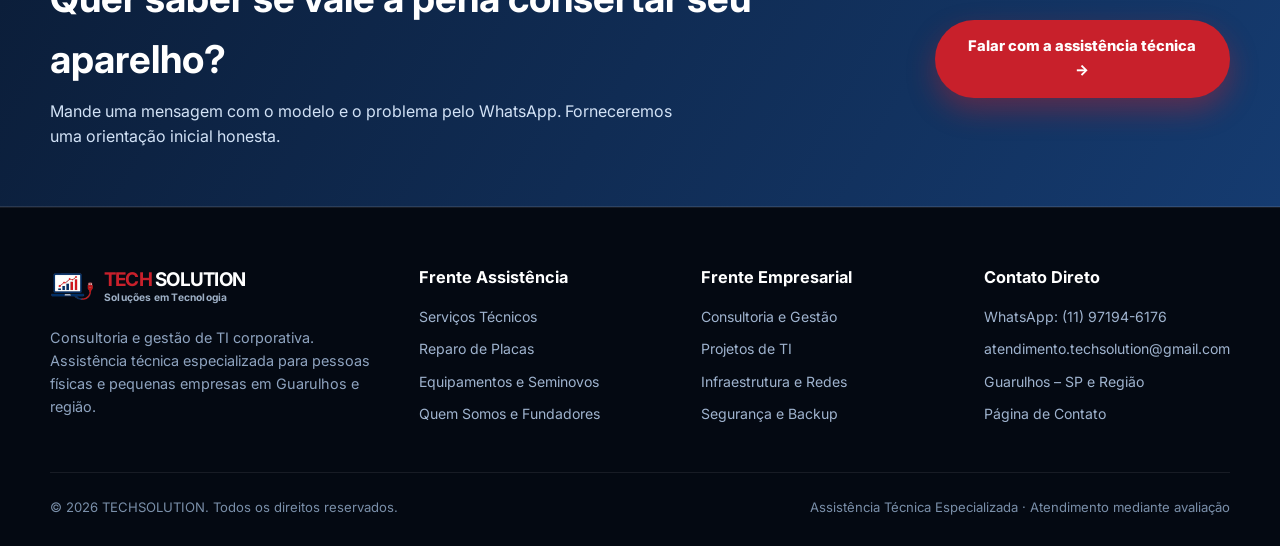
<file: assistencia.html>
<!doctype html>
<html lang="pt-BR">
<head>
  <meta charset="utf-8">
  <meta name="viewport" content="width=device-width, initial-scale=1">
  <meta name="description" content="Assistência técnica especializada em Guarulhos: conserto e manutenção de notebooks, computadores, reparo de placas eletrônicas e PC Gamer com a TECHSOLUTION.">
  <meta name="theme-color" content="#102b52">
  <title>Assistência Técnica Especializada | TECHSOLUTION</title>

  <!-- Canonical & SEO -->
  <link rel="canonical" href="https://techsolution.com.br/assistencia.html">
  <meta name="robots" content="index, follow">

  <!-- Open Graph -->
  <meta property="og:type" content="website">
  <meta property="og:url" content="https://techsolution.com.br/assistencia.html">
  <meta property="og:title" content="Assistência Técnica Especializada | TECHSOLUTION">
  <meta property="og:description" content="Manutenção técnica com diagnóstico claro, orçamento prévio e reparos especializados em computadores e placas.">
  <meta property="og:image" content="https://techsolution.com.br/assets/assistencia-laboratorio.png">

  <!-- Favicons -->
  <link rel="icon" type="image/png" href="assets/logo-simbolo-transparente.png">

  <!-- Fontes -->
  <link rel="preconnect" href="https://fonts.googleapis.com">
  <link rel="preconnect" href="https://fonts.gstatic.com" crossorigin>
  <link href="https://fonts.googleapis.com/css2?family=Inter:wght@400;500;600;700;800;900&display=swap" rel="stylesheet">
  
  <link rel="stylesheet" href="assets/site.css">
</head>
<body>
<a href="#conteudo-principal" class="skip-link">Pular para o conteúdo principal</a>

<div class="topline">
  <div class="container">
    <span>Assistência técnica especializada · Guarulhos e região</span>
    <span>Atendimento mediante avaliação prévia e agendamento</span>
  </div>
</div>

<header class="site-header">
  <div class="container nav-wrap">
    <a class="brand" href="index.html" aria-label="TECHSOLUTION início">
      <picture>
        <source srcset="assets/logo-simbolo-transparente.webp" type="image/webp">
        <img src="assets/logo-simbolo-transparente.png" alt="Símbolo oficial da TECHSOLUTION" width="52" height="54">
      </picture>
      <span class="brand-copy">
        <b><i>TECH</i> SOLUTION</b>
        <small>Soluções em Tecnologia</small>
      </span>
    </a>

    <button class="menu-toggle" aria-expanded="false" aria-label="Abrir menu de navegação">☰ Menu</button>

    <nav class="nav" aria-label="Navegação principal">
      <a href="index.html">Início</a>
      <a href="empresas.html">Soluções para empresas</a>
      <a class="active" href="assistencia.html" aria-current="page">Assistência técnica</a>
      <a href="equipamentos.html">Equipamentos</a>
      <a href="sobre.html">Quem somos</a>
      <a href="contato.html">Contato</a>
    </nav>

    <a class="nav-cta" href="https://wa.me/5511971946176?text=Ol%C3%A1%2C%20preciso%20de%20assist%C3%AAncia%20t%C3%A9cnica%20para%20meu%20equipamento." target="_blank" rel="noopener noreferrer">Solicitar atendimento ↗</a>
  </div>
</header>

<main id="conteudo-principal">
  <section class="page-hero">
    <div class="container">
      <span class="eyebrow">TECHSOLUTION ASSISTÊNCIA TÉCNICA</span>
      <h1>Seu equipamento com defeito ou lento? Nós avaliamos com rigor técnico.</h1>
      <p>Diagnóstico detalhado, manutenção preventiva e reparos avançados com orçamento transparente, comunicação direta e orientação honesta sobre a viabilidade econômica do conserto.</p>
      <div class="actions">
        <a class="btn btn-red" href="https://wa.me/5511971946176?text=Ol%C3%A1%2C%20gostaria%20de%20solicitar%20um%20diagn%C3%B3stico%20de%20assist%C3%AAncia%20t%C3%A9cnica." target="_blank" rel="noopener noreferrer">Solicitar orçamento no WhatsApp →</a>
        <a class="btn btn-outline-light" href="#servicos">Ver serviços prestados</a>
      </div>
    </div>
  </section>

  <section class="section">
    <div class="container two-col">
      <div>
        <div class="kicker">Ética e transparência</div>
        <h2>Entender a causa raiz antes de sugerir a substituição ou o conserto.</h2>
        <p style="color:var(--muted)">Cada equipamento recebido passa por testes criteriosos em bancada. Só apresentamos o orçamento após identificar a origem real da falha, permitindo que você decida com total clareza.</p>
        <ul class="checklist">
          <li>Recepção com protocolo e registro do sintoma relatado.</li>
          <li>Diagnóstico em bancada com testes elétricos e funcionais.</li>
          <li>Apresentação de orçamento detalhado antes de qualquer intervenção.</li>
          <li>Testes pós-reparo e orientações preventivas na entrega.</li>
        </ul>
        <div class="notice">
          <strong>Prazos e garantias:</strong> A viabilidade técnica, tempo estimado de bancada, disponibilidade de peças de reposição e prazo de garantia legal/específica são informados individualmente após a avaliação de cada equipamento.
        </div>
      </div>
      <div>
        <picture>
          <source srcset="assets/assistencia-laboratorio.webp" type="image/webp">
          <img class="service-photo" src="assets/assistencia-laboratorio.png" alt="Imagem ilustrativa de laboratório técnico com manutenção em circuitos" loading="lazy" width="600" height="420">
        </picture>
      </div>
    </div>
  </section>

  <section class="section section-soft" id="servicos">
    <div class="container">
      <div class="section-head">
        <div class="kicker">Linha de Serviços</div>
        <h2>Assistência especializada para diferentes equipamentos.</h2>
        <p>Serviços executados mediante avaliação prévia de compatibilidade de componentes e viabilidade técnica.</p>
      </div>

      <div class="service-grid">
        <article class="service-card" id="placas">
          <div class="service-icon" aria-hidden="true">▦</div>
          <h3>Reparo de Placas Eletrônicas</h3>
          <p>Análise de curto-circuito, circuitos de alimentação e reparo a nível de componentes em placas de notebooks e desktops.</p>
        </article>
        <article class="service-card">
          <div class="service-icon" aria-hidden="true">▣</div>
          <h3>Notebooks e Computadores</h3>
          <p>Troca de telas, teclados, conectores (DC Jack), formatação limpa, higienização interna e aplicação de pasta térmica de alta condutividade.</p>
        </article>
        <article class="service-card">
          <div class="service-icon" aria-hidden="true">⌘</div>
          <h3>PC Gamer e Estações de Trabalho</h3>
          <p>Montagem profissional com cable management, otimização de fluxo de ar, testes de estabilidade e upgrades balanceados.</p>
        </article>
        <article class="service-card">
          <div class="service-icon" aria-hidden="true">▤</div>
          <h3>Impressoras</h3>
          <p>Avaliação técnica, limpeza do mecanismo de tração de papel, desentupimento de cabeçotes e manutenção preventiva em modelos aceitos.</p>
        </article>
        <article class="service-card">
          <div class="service-icon" aria-hidden="true">◉</div>
          <h3>Smartphones e Celulares</h3>
          <p>Avaliação sob consulta para reparos de tela, conectores de carga e baterias conforme disponibilidade de peças para o modelo.</p>
        </article>
        <article class="service-card">
          <div class="service-icon" aria-hidden="true">🎮</div>
          <h3>Consoles e Videogames</h3>
          <p>Limpeza completa de resfriamento, substituição de interface térmica e diagnóstico de falhas operacionais em aparelhos selecionados.</p>
        </article>
      </div>
    </div>
  </section>

  <section class="section">
    <div class="container">
      <div class="section-head center">
        <div class="kicker">Como funciona nosso atendimento</div>
        <h2>Um processo claro e sem surpresas.</h2>
        <p>Você acompanha o que está acontecendo com seu equipamento do primeiro contato à entrega.</p>
      </div>
      <div class="connected-process" aria-label="Jornada de Atendimento">
        <!-- 1. Contato -->
        <div class="process-node">
          <div class="process-circle" aria-hidden="true">
            <svg viewBox="0 0 24 24"><path d="M22 16.92v3a2 2 0 0 1-2.18 2 19.79 19.79 0 0 1-8.63-3.07 19.5 19.5 0 0 1-6-6 19.79 19.79 0 0 1-3.07-8.67A2 2 0 0 1 4.11 2h3a2 2 0 0 1 2 1.72 12.84 12.84 0 0 0 .7 2.81 2 2 0 0 1-.45 2.11L8.09 9.91a16 16 0 0 0 6 6l1.27-1.27a2 2 0 0 1 2.11-.45 12.84 12.84 0 0 0 2.81.7A2 2 0 0 1 22 16.92z"></path></svg>
          </div>
          <span class="process-step-num">Passo 01</span>
          <h3>Contato</h3>
          <p>Você informa a marca, modelo e o sintoma observado no equipamento.</p>
        </div>

        <!-- 2. Avaliação -->
        <div class="process-node">
          <div class="process-circle" aria-hidden="true">
            <svg viewBox="0 0 24 24"><path d="M14.7 6.3a1 1 0 0 0 0 1.4l1.6 1.6a1 1 0 0 0 1.4 0l3.77-3.77a6 6 0 0 1-7.94 7.94l-6.91 6.91a2.12 2.12 0 0 1-3-3l6.91-6.91a6 6 0 0 1 7.94-7.94l-3.76 3.76z"></path></svg>
          </div>
          <span class="process-step-num">Passo 02</span>
          <h3>Avaliação</h3>
          <p>Analisamos a viabilidade física, elétrica e realizamos testes em bancada.</p>
        </div>

        <!-- 3. Orçamento -->
        <div class="process-node">
          <div class="process-circle" aria-hidden="true">
            <svg viewBox="0 0 24 24"><line x1="12" y1="1" x2="12" y2="23"></line><path d="M17 5H9.5a3.5 3.5 0 0 0 0 7h5a3.5 3.5 0 0 1 0 7H6"></path></svg>
          </div>
          <span class="process-step-num">Passo 03</span>
          <h3>Orçamento</h3>
          <p>Apresentamos valores, peças necessárias e prazos com transparência total.</p>
        </div>

        <!-- 4. Aprovação -->
        <div class="process-node">
          <div class="process-circle" aria-hidden="true">
            <svg viewBox="0 0 24 24"><path d="M22 11.08V12a10 10 0 1 1-5.93-9.14"></path><polyline points="22 4 12 14.01 9 11.01"></polyline></svg>
          </div>
          <span class="process-step-num">Passo 04</span>
          <h3>Aprovação</h3>
          <p>O reparo só é iniciado mediante sua autorização prévia e formal.</p>
        </div>

        <!-- 5. Retirada / Entrega -->
        <div class="process-node">
          <div class="process-circle" aria-hidden="true">
            <svg viewBox="0 0 24 24"><rect x="1" y="3" width="15" height="13"></rect><polygon points="16 8 20 8 23 11 23 16 16 16 16 8"></polygon><circle cx="5.5" cy="18.5" r="2.5"></circle><circle cx="18.5" cy="18.5" r="2.5"></circle></svg>
          </div>
          <span class="process-step-num">Passo 05</span>
          <h3>Retirada / Entrega</h3>
          <p>Testamos o funcionamento completo na entrega com orientações preventivas.</p>
        </div>
      </div>
    </div>
  </section>

  <section class="split-band">
    <div class="container">
      <div>
        <h2>Quer saber se vale a pena consertar seu aparelho?</h2>
        <p>Mande uma mensagem com o modelo e o problema pelo WhatsApp. Forneceremos uma orientação inicial honesta.</p>
      </div>
      <a class="btn btn-red" href="https://wa.me/5511971946176?text=Ol%C3%A1%2C%20gostaria%20de%20orienta%C3%A7%C3%A3o%20para%20avaliar%20meu%20equipamento." target="_blank" rel="noopener noreferrer">Falar com a assistência técnica →</a>
    </div>
  </section>
</main>

<footer class="site-footer">
  <div class="container">
    <div class="footer-grid">
      <div class="footer-brand">
        <a class="brand" href="index.html" aria-label="TECHSOLUTION início">
          <picture>
            <source srcset="assets/logo-simbolo-transparente.webp" type="image/webp">
            <img src="assets/logo-simbolo-transparente.png" alt="Símbolo oficial da TECHSOLUTION" width="48" height="50">
          </picture>
          <span class="brand-copy">
            <b><i>TECH</i> SOLUTION</b>
            <small>Soluções em Tecnologia</small>
          </span>
        </a>
        <p>Consultoria e gestão de TI corporativa. Assistência técnica especializada para pessoas físicas e pequenas empresas em Guarulhos e região.</p>
      </div>
      <div>
        <h4>Frente Assistência</h4>
        <div class="footer-links">
          <a href="#servicos">Serviços Técnicos</a>
          <a href="#placas">Reparo de Placas</a>
          <a href="equipamentos.html">Equipamentos e Seminovos</a>
          <a href="sobre.html">Quem Somos e Fundadores</a>
        </div>
      </div>
      <div>
        <h4>Frente Empresarial</h4>
        <div class="footer-links">
          <a href="empresas.html">Consultoria e Gestão</a>
          <a href="empresas.html#projetos">Projetos de TI</a>
          <a href="empresas.html#infraestrutura">Infraestrutura e Redes</a>
          <a href="empresas.html#seguranca">Segurança e Backup</a>
        </div>
      </div>
      <div>
        <h4>Contato Direto</h4>
        <div class="footer-links">
          <a href="https://wa.me/5511971946176" target="_blank" rel="noopener noreferrer">WhatsApp: (11) 97194-6176</a>
          <a href="mailto:atendimento.techsolution@gmail.com">atendimento.techsolution@gmail.com</a>
          <span>Guarulhos – SP e Região</span>
          <a href="contato.html">Página de Contato</a>
        </div>
      </div>
    </div>
    <div class="footer-bottom">
      <span>© <span data-year></span> TECHSOLUTION. Todos os direitos reservados.</span>
      <span>Assistência Técnica Especializada · Atendimento mediante avaliação</span>
    </div>
  </div>
</footer>

<!-- Botões Flutuantes: WhatsApp e Instagram -->
<div class="floating-socials">
  <a class="float-btn float-btn-instagram" href="https://www.instagram.com/techsolutiongru/" aria-label="Siga-nos no Instagram @techsolutiongru" target="_blank" rel="noopener noreferrer">
    <svg viewBox="0 0 24 24" aria-hidden="true">
      <path d="M12 2.163c3.204 0 3.584.012 4.85.07 3.252.148 4.771 1.691 4.919 4.919.058 1.265.069 1.645.069 4.849 0 3.205-.012 3.584-.069 4.849-.149 3.225-1.664 4.771-4.919 4.919-1.266.058-1.644.07-4.85.07-3.204 0-3.584-.012-4.849-.07-3.26-.149-4.771-1.699-4.919-4.92-.058-1.265-.07-1.644-.07-4.849 0-3.204.013-3.583.07-4.849.149-3.227 1.664-4.771 4.919-4.919 1.266-.057 1.645-.069 4.849-.069zm0-2.163c-3.259 0-3.667.014-4.947.072-4.358.2-6.78 2.618-6.98 6.98-.059 1.281-.073 1.689-.073 4.948 0 3.259.014 3.668.072 4.948.2 4.358 2.618 6.78 6.98 6.98 1.281.058 1.689.072 4.948.072 3.259 0 3.668-.014 4.948-.072 4.354-.2 6.782-2.618 6.979-6.98.059-1.28.073-1.689.073-4.948 0-3.259-.014-3.667-.072-4.947-.196-4.354-2.617-6.78-6.979-6.98-1.281-.059-1.69-.073-4.949-.073zm0 5.838c-3.403 0-6.162 2.759-6.162 6.162s2.759 6.163 6.162 6.163 6.162-2.759 6.162-6.163c0-3.403-2.759-6.162-6.162-6.162zm0 10.162c-2.209 0-4-1.79-4-4 0-2.209 1.791-4 4-4s4 1.791 4 4c0 2.21-1.791 4-4 4zm6.406-11.845c-.796 0-1.441.645-1.441 1.44s.645 1.44 1.441 1.44c.795 0 1.439-.645 1.439-1.44s-.644-1.44-1.439-1.44z"/>
    </svg>
  </a>
  <a class="float-btn float-btn-whatsapp" href="https://wa.me/5511971946176?text=Ol%C3%A1%2C%20gostaria%20de%20falar%20com%20a%20TECHSOLUTION." aria-label="Conversar com a TECHSOLUTION pelo WhatsApp" target="_blank" rel="noopener noreferrer">
    <svg viewBox="0 0 32 32" aria-hidden="true">
      <path d="M16 2C8.28 2 2 8.28 2 16c0 2.73.78 5.29 2.14 7.46L2.05 30.1l6.83-2.04C10.93 29.31 13.39 30 16 30c7.72 0 14-6.28 14-14S23.72 2 16 2zm0 25.56c-2.34 0-4.57-.68-6.48-1.87l-.46-.29-4.32 1.29 1.32-4.19-.3-.48C4.5 19.98 3.82 18.04 3.82 16c0-6.72 5.46-12.18 12.18-12.18s12.18 5.46 12.18 12.18-5.46 12.18-12.18 12.18zm6.94-9.15c-.38-.19-2.26-1.12-2.61-1.25-.35-.13-.6-.19-.85.19-.25.38-.98 1.25-1.2 1.51-.22.25-.45.29-.83.1-.38-.19-1.61-.59-3.07-1.89-1.13-1.01-1.9-2.26-2.12-2.64-.22-.38-.02-.59.17-.78.17-.17.38-.45.57-.67.19-.22.25-.38.38-.63.13-.25.06-.48-.03-.67-.1-.19-.85-2.05-1.17-2.8-.31-.75-.62-.64-.85-.65h-.73c-.25 0-.67.09-1.02.48-.35.38-1.34 1.31-1.34 3.2 0 1.88 1.37 3.7 1.56 3.96.19.25 2.7 4.12 6.54 5.77.91.39 1.62.63 2.18.81.92.29 1.76.25 2.42.15.74-.11 2.26-.92 2.58-1.82.32-.89.32-1.66.22-1.82-.09-.16-.34-.26-.72-.45z"/>
    </svg>
  </a>
</div>

<script src="assets/site.js"></script>
</body>
</html>
</file>
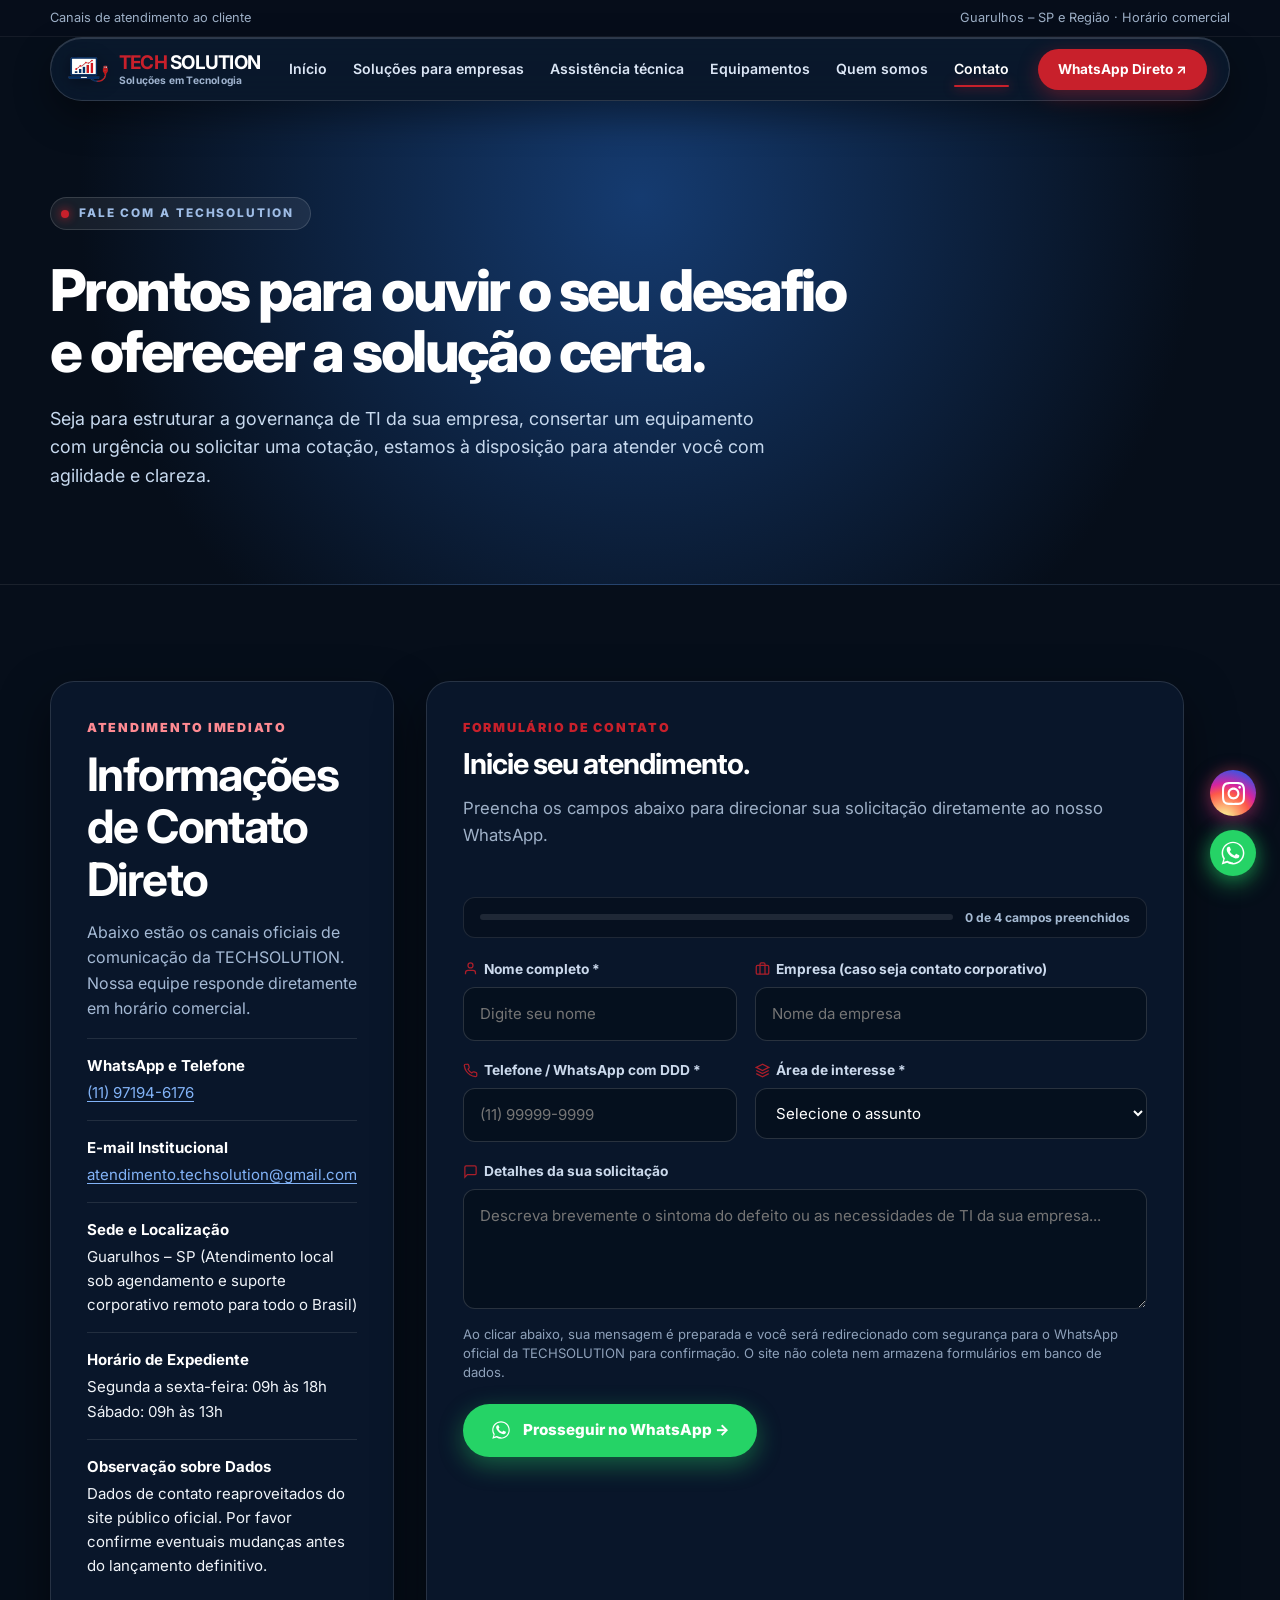
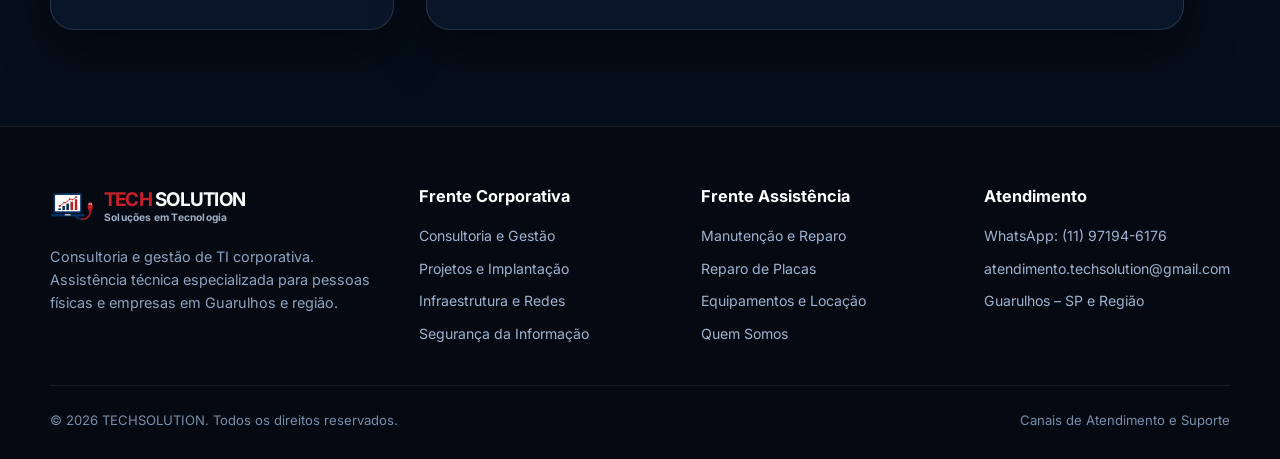
<file: contato.html>
<!doctype html>
<html lang="pt-BR">
<head>
  <meta charset="utf-8">
  <meta name="viewport" content="width=device-width, initial-scale=1">
  <meta name="description" content="Fale com a TECHSOLUTION: canais de atendimento direto para consultoria corporativa de TI, assistência técnica e locação de equipamentos em Guarulhos e região.">
  <meta name="theme-color" content="#102b52">
  <title>Contato | TECHSOLUTION</title>

  <!-- Canonical & SEO -->
  <link rel="canonical" href="https://techsolution.com.br/contato.html">
  <meta name="robots" content="index, follow">

  <!-- Open Graph -->
  <meta property="og:type" content="website">
  <meta property="og:url" content="https://techsolution.com.br/contato.html">
  <meta property="og:title" content="Contato | TECHSOLUTION">
  <meta property="og:description" content="Fale com nossa equipe técnica via WhatsApp, telefone ou e-mail. Atendimento rápido e transparente.">
  <meta property="og:image" content="https://techsolution.com.br/assets/hero-datacenter.png">

  <!-- Favicons -->
  <link rel="icon" type="image/png" href="assets/logo-simbolo-transparente.png">

  <!-- Fontes -->
  <link rel="preconnect" href="https://fonts.googleapis.com">
  <link rel="preconnect" href="https://fonts.gstatic.com" crossorigin>
  <link href="https://fonts.googleapis.com/css2?family=Inter:wght@400;500;600;700;800;900&display=swap" rel="stylesheet">
  
  <link rel="stylesheet" href="assets/site.css">
</head>
<body>
<a href="#conteudo-principal" class="skip-link">Pular para o conteúdo principal</a>

<div class="topline">
  <div class="container">
    <span>Canais de atendimento ao cliente</span>
    <span>Guarulhos – SP e Região · Horário comercial</span>
  </div>
</div>

<header class="site-header">
  <div class="container nav-wrap">
    <a class="brand" href="index.html" aria-label="TECHSOLUTION início">
      <picture>
        <source srcset="assets/logo-simbolo-transparente.webp" type="image/webp">
        <img src="assets/logo-simbolo-transparente.png" alt="Símbolo oficial da TECHSOLUTION" width="52" height="54">
      </picture>
      <span class="brand-copy">
        <b><i>TECH</i> SOLUTION</b>
        <small>Soluções em Tecnologia</small>
      </span>
    </a>

    <button class="menu-toggle" aria-expanded="false" aria-label="Abrir menu de navegação">☰ Menu</button>

    <nav class="nav" aria-label="Navegação principal">
      <a href="index.html">Início</a>
      <a href="empresas.html">Soluções para empresas</a>
      <a href="assistencia.html">Assistência técnica</a>
      <a href="equipamentos.html">Equipamentos</a>
      <a href="sobre.html">Quem somos</a>
      <a class="active" href="contato.html" aria-current="page">Contato</a>
    </nav>

    <a class="nav-cta" href="https://wa.me/5511971946176" target="_blank" rel="noopener noreferrer">WhatsApp Direto ↗</a>
  </div>
</header>

<main id="conteudo-principal">
  <section class="page-hero">
    <div class="container">
      <span class="eyebrow">FALE COM A TECHSOLUTION</span>
      <h1>Prontos para ouvir o seu desafio e oferecer a solução certa.</h1>
      <p>Seja para estruturar a governança de TI da sua empresa, consertar um equipamento com urgência ou solicitar uma cotação, estamos à disposição para atender você com agilidade e clareza.</p>
    </div>
  </section>

  <section class="section">
    <div class="container contact-grid">
      <div class="contact-panel">
        <div class="kicker" style="color:#ff8a92">Atendimento Imediato</div>
        <h2>Informações de Contato Direto</h2>
        <p>Abaixo estão os canais oficiais de comunicação da TECHSOLUTION. Nossa equipe responde diretamente em horário comercial.</p>
        
        <div class="contact-detail">
          <strong>WhatsApp e Telefone</strong>
          <a href="https://wa.me/5511971946176" target="_blank" rel="noopener noreferrer">(11) 97194-6176</a>
        </div>
        <div class="contact-detail">
          <strong>E-mail Institucional</strong>
          <a href="mailto:atendimento.techsolution@gmail.com">atendimento.techsolution@gmail.com</a>
        </div>
        <div class="contact-detail">
          <strong>Sede e Localização</strong>
          Guarulhos – SP (Atendimento local sob agendamento e suporte corporativo remoto para todo o Brasil)
        </div>
        <div class="contact-detail">
          <strong>Horário de Expediente</strong>
          Segunda a sexta-feira: 09h às 18h<br>
          Sábado: 09h às 13h
        </div>
        <div class="contact-detail">
          <strong>Observação sobre Dados</strong>
          Dados de contato reaproveitados do site público oficial. Por favor confirme eventuais mudanças antes do lançamento definitivo.
        </div>
      </div>

      <form class="contact-form" data-whatsapp-form aria-label="Formulário de contato e orçamento">
        <!-- Campo Honeypot Antispam (oculto para usuários reais) -->
        <div style="display:none;" aria-hidden="true">
          <label for="website_hp">Não preencha se for humano:</label>
          <input type="text" id="website_hp" name="website_hp" tabindex="-1" autocomplete="off">
        </div>

        <div class="section-head">
          <div class="kicker">Formulário de Contato</div>
          <h2 style="font-size:1.8rem">Inicie seu atendimento.</h2>
          <p>Preencha os campos abaixo para direcionar sua solicitação diretamente ao nosso WhatsApp.</p>
        </div>

        <div class="form-progress-bar">
          <div class="form-progress-track">
            <div class="form-progress-fill" id="form-progress-fill"></div>
          </div>
          <span class="form-progress-text" id="form-progress-text">0 de 4 campos preenchidos</span>
        </div>

        <div class="form-grid">
          <div class="field">
            <label for="nome">
              <svg viewBox="0 0 24 24"><path d="M20 21v-2a4 4 0 0 0-4-4H8a4 4 0 0 0-4 4v2"></path><circle cx="12" cy="7" r="4"></circle></svg>
              Nome completo *
            </label>
            <input id="nome" name="nome" type="text" required placeholder="Digite seu nome" autocomplete="name">
          </div>
          <div class="field">
            <label for="empresa">
              <svg viewBox="0 0 24 24"><rect x="2" y="7" width="20" height="14" rx="2" ry="2"></rect><path d="M16 21V5a2 2 0 0 0-2-2h-4a2 2 0 0 0-2 2v16"></path></svg>
              Empresa (caso seja contato corporativo)
            </label>
            <input id="empresa" name="empresa" type="text" placeholder="Nome da empresa" autocomplete="organization">
          </div>
          <div class="field">
            <label for="telefone">
              <svg viewBox="0 0 24 24"><path d="M22 16.92v3a2 2 0 0 1-2.18 2 19.79 19.79 0 0 1-8.63-3.07 19.5 19.5 0 0 1-6-6 19.79 19.79 0 0 1-3.07-8.67A2 2 0 0 1 4.11 2h3a2 2 0 0 1 2 1.72 12.84 12.84 0 0 0 .7 2.81 2 2 0 0 1-.45 2.11L8.09 9.91a16 16 0 0 0 6 6l1.27-1.27a2 2 0 0 1 2.11-.45 12.84 12.84 0 0 0 2.81.7A2 2 0 0 1 22 16.92z"></path></svg>
              Telefone / WhatsApp com DDD *
            </label>
            <input id="telefone" name="telefone" type="tel" required placeholder="(11) 99999-9999" autocomplete="tel">
          </div>
          <div class="field">
            <label for="assunto">
              <svg viewBox="0 0 24 24"><polygon points="12 2 2 7 12 12 22 7 12 2"></polygon><polyline points="2 17 12 22 22 17"></polyline><polyline points="2 12 12 17 22 12"></polyline></svg>
              Área de interesse *
            </label>
            <select id="assunto" name="assunto" required>
              <option value="">Selecione o assunto</option>
              <option value="Consultoria e Gestão de TI">Consultoria e Gestão de TI para Empresas</option>
              <option value="Projetos e Infraestrutura">Projetos de Redes e Infraestrutura</option>
              <option value="Assistência Técnica">Assistência Técnica e Reparo de Equipamentos</option>
              <option value="Equipamentos e Locação">Venda ou Locação de Equipamentos</option>
              <option value="Outro assunto">Outro assunto</option>
            </select>
          </div>
          <div class="field full">
            <label for="mensagem">
              <svg viewBox="0 0 24 24"><path d="M21 15a2 2 0 0 1-2 2H7l-4 4V5a2 2 0 0 1 2-2h14a2 2 0 0 1 2 2z"></path></svg>
              Detalhes da sua solicitação
            </label>
            <textarea id="mensagem" name="mensagem" placeholder="Descreva brevemente o sintoma do defeito ou as necessidades de TI da sua empresa..."></textarea>
          </div>
        </div>

        <p class="form-help">Ao clicar abaixo, sua mensagem é preparada e você será redirecionado com segurança para o WhatsApp oficial da TECHSOLUTION para confirmação. O site não coleta nem armazena formulários em banco de dados.</p>
        
        <button class="btn-whatsapp-submit" type="submit">
          <svg viewBox="0 0 32 32" aria-hidden="true"><path d="M16 2C8.28 2 2 8.28 2 16c0 2.73.78 5.29 2.14 7.46L2.05 30.1l6.83-2.04C10.93 29.31 13.39 30 16 30c7.72 0 14-6.28 14-14S23.72 2 16 2zm0 25.56c-2.34 0-4.57-.68-6.48-1.87l-.46-.29-4.32 1.29 1.32-4.19-.3-.48C4.5 19.98 3.82 18.04 3.82 16c0-6.72 5.46-12.18 12.18-12.18s12.18 5.46 12.18 12.18-5.46 12.18-12.18 12.18zm6.94-9.15c-.38-.19-2.26-1.12-2.61-1.25-.35-.13-.6-.19-.85.19-.25.38-.98 1.25-1.2 1.51-.22.25-.45.29-.83.1-.38-.19-1.61-.59-3.07-1.89-1.13-1.01-1.9-2.26-2.12-2.64-.22-.38-.02-.59.17-.78.17-.17.38-.45.57-.67.19-.22.25-.38.38-.63.13-.25.06-.48-.03-.67-.1-.19-.85-2.05-1.17-2.8-.31-.75-.62-.64-.85-.65h-.73c-.25 0-.67.09-1.02.48-.35.38-1.34 1.31-1.34 3.2 0 1.88 1.37 3.7 1.56 3.96.19.25 2.7 4.12 6.54 5.77.91.39 1.62.63 2.18.81.92.29 1.76.25 2.42.15.74-.11 2.26-.92 2.58-1.82.32-.89.32-1.66.22-1.82-.09-.16-.34-.26-.72-.45z"/></svg>
          Prosseguir no WhatsApp →
        </button>
      </form>
    </div>
  </section>
</main>

<footer class="site-footer">
  <div class="container">
    <div class="footer-grid">
      <div class="footer-brand">
        <a class="brand" href="index.html" aria-label="TECHSOLUTION início">
          <picture>
            <source srcset="assets/logo-simbolo-transparente.webp" type="image/webp">
            <img src="assets/logo-simbolo-transparente.png" alt="Símbolo oficial da TECHSOLUTION" width="48" height="50">
          </picture>
          <span class="brand-copy">
            <b><i>TECH</i> SOLUTION</b>
            <small>Soluções em Tecnologia</small>
          </span>
        </a>
        <p>Consultoria e gestão de TI corporativa. Assistência técnica especializada para pessoas físicas e empresas em Guarulhos e região.</p>
      </div>
      <div>
        <h4>Frente Corporativa</h4>
        <div class="footer-links">
          <a href="empresas.html">Consultoria e Gestão</a>
          <a href="empresas.html#projetos">Projetos e Implantação</a>
          <a href="empresas.html#infraestrutura">Infraestrutura e Redes</a>
          <a href="empresas.html#seguranca">Segurança da Informação</a>
        </div>
      </div>
      <div>
        <h4>Frente Assistência</h4>
        <div class="footer-links">
          <a href="assistencia.html">Manutenção e Reparo</a>
          <a href="assistencia.html#placas">Reparo de Placas</a>
          <a href="equipamentos.html">Equipamentos e Locação</a>
          <a href="sobre.html">Quem Somos</a>
        </div>
      </div>
      <div>
        <h4>Atendimento</h4>
        <div class="footer-links">
          <a href="https://wa.me/5511971946176" target="_blank" rel="noopener noreferrer">WhatsApp: (11) 97194-6176</a>
          <a href="mailto:atendimento.techsolution@gmail.com">atendimento.techsolution@gmail.com</a>
          <span>Guarulhos – SP e Região</span>
        </div>
      </div>
    </div>
    <div class="footer-bottom">
      <span>© <span data-year></span> TECHSOLUTION. Todos os direitos reservados.</span>
      <span>Canais de Atendimento e Suporte</span>
    </div>
  </div>
</footer>

<!-- Botões Flutuantes: WhatsApp e Instagram -->
<div class="floating-socials">
  <a class="float-btn float-btn-instagram" href="https://www.instagram.com/techsolutiongru/" aria-label="Siga-nos no Instagram @techsolutiongru" target="_blank" rel="noopener noreferrer">
    <svg viewBox="0 0 24 24" aria-hidden="true">
      <path d="M12 2.163c3.204 0 3.584.012 4.85.07 3.252.148 4.771 1.691 4.919 4.919.058 1.265.069 1.645.069 4.849 0 3.205-.012 3.584-.069 4.849-.149 3.225-1.664 4.771-4.919 4.919-1.266.058-1.644.07-4.85.07-3.204 0-3.584-.012-4.849-.07-3.26-.149-4.771-1.699-4.919-4.92-.058-1.265-.07-1.644-.07-4.849 0-3.204.013-3.583.07-4.849.149-3.227 1.664-4.771 4.919-4.919 1.266-.057 1.645-.069 4.849-.069zm0-2.163c-3.259 0-3.667.014-4.947.072-4.358.2-6.78 2.618-6.98 6.98-.059 1.281-.073 1.689-.073 4.948 0 3.259.014 3.668.072 4.948.2 4.358 2.618 6.78 6.98 6.98 1.281.058 1.689.072 4.948.072 3.259 0 3.668-.014 4.948-.072 4.354-.2 6.782-2.618 6.979-6.98.059-1.28.073-1.689.073-4.948 0-3.259-.014-3.667-.072-4.947-.196-4.354-2.617-6.78-6.979-6.98-1.281-.059-1.69-.073-4.949-.073zm0 5.838c-3.403 0-6.162 2.759-6.162 6.162s2.759 6.163 6.162 6.163 6.162-2.759 6.162-6.163c0-3.403-2.759-6.162-6.162-6.162zm0 10.162c-2.209 0-4-1.79-4-4 0-2.209 1.791-4 4-4s4 1.791 4 4c0 2.21-1.791 4-4 4zm6.406-11.845c-.796 0-1.441.645-1.441 1.44s.645 1.44 1.441 1.44c.795 0 1.439-.645 1.439-1.44s-.644-1.44-1.439-1.44z"/>
    </svg>
  </a>
  <a class="float-btn float-btn-whatsapp" href="https://wa.me/5511971946176?text=Ol%C3%A1%2C%20gostaria%20de%20falar%20com%20a%20TECHSOLUTION." aria-label="Conversar com a TECHSOLUTION pelo WhatsApp" target="_blank" rel="noopener noreferrer">
    <svg viewBox="0 0 32 32" aria-hidden="true">
      <path d="M16 2C8.28 2 2 8.28 2 16c0 2.73.78 5.29 2.14 7.46L2.05 30.1l6.83-2.04C10.93 29.31 13.39 30 16 30c7.72 0 14-6.28 14-14S23.72 2 16 2zm0 25.56c-2.34 0-4.57-.68-6.48-1.87l-.46-.29-4.32 1.29 1.32-4.19-.3-.48C4.5 19.98 3.82 18.04 3.82 16c0-6.72 5.46-12.18 12.18-12.18s12.18 5.46 12.18 12.18-5.46 12.18-12.18 12.18zm6.94-9.15c-.38-.19-2.26-1.12-2.61-1.25-.35-.13-.6-.19-.85.19-.25.38-.98 1.25-1.2 1.51-.22.25-.45.29-.83.1-.38-.19-1.61-.59-3.07-1.89-1.13-1.01-1.9-2.26-2.12-2.64-.22-.38-.02-.59.17-.78.17-.17.38-.45.57-.67.19-.22.25-.38.38-.63.13-.25.06-.48-.03-.67-.1-.19-.85-2.05-1.17-2.8-.31-.75-.62-.64-.85-.65h-.73c-.25 0-.67.09-1.02.48-.35.38-1.34 1.31-1.34 3.2 0 1.88 1.37 3.7 1.56 3.96.19.25 2.7 4.12 6.54 5.77.91.39 1.62.63 2.18.81.92.29 1.76.25 2.42.15.74-.11 2.26-.92 2.58-1.82.32-.89.32-1.66.22-1.82-.09-.16-.34-.26-.72-.45z"/>
    </svg>
  </a>
</div>

<script src="assets/site.js"></script>
</body>
</html>
</file>
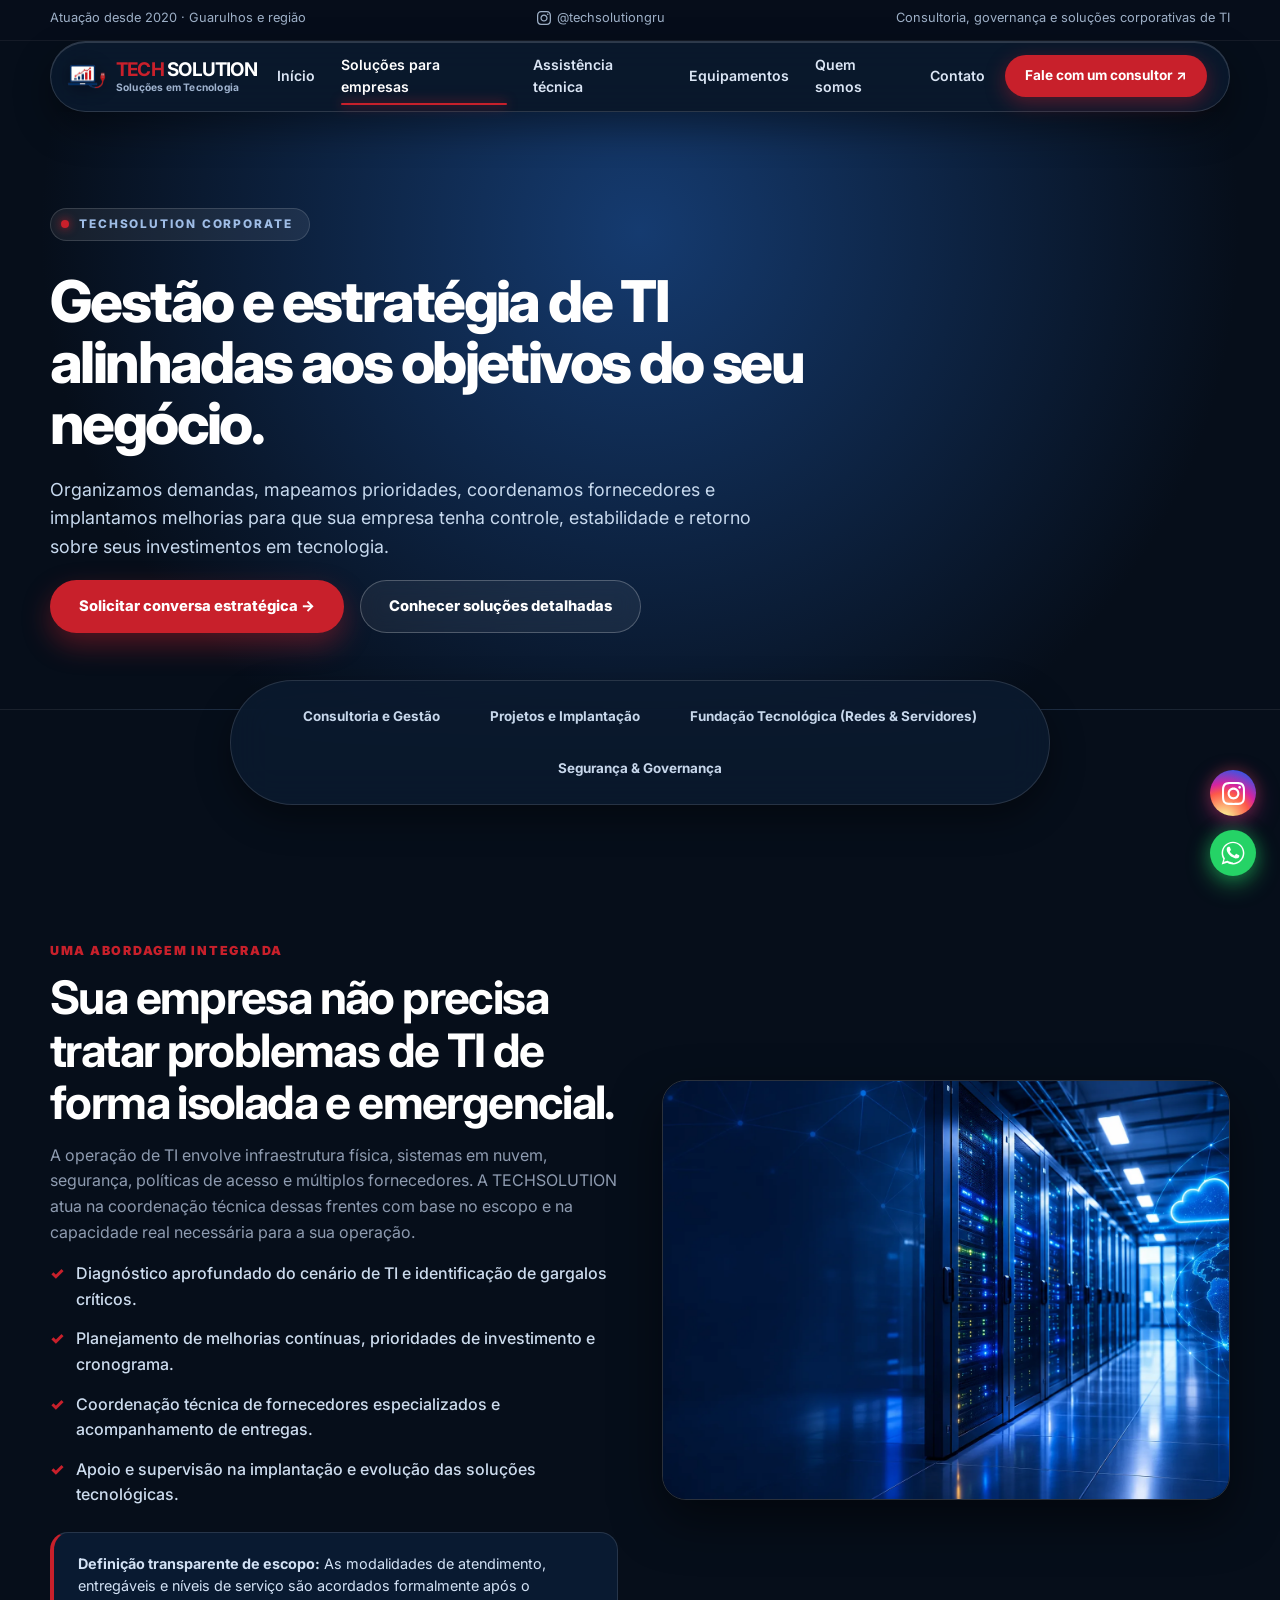
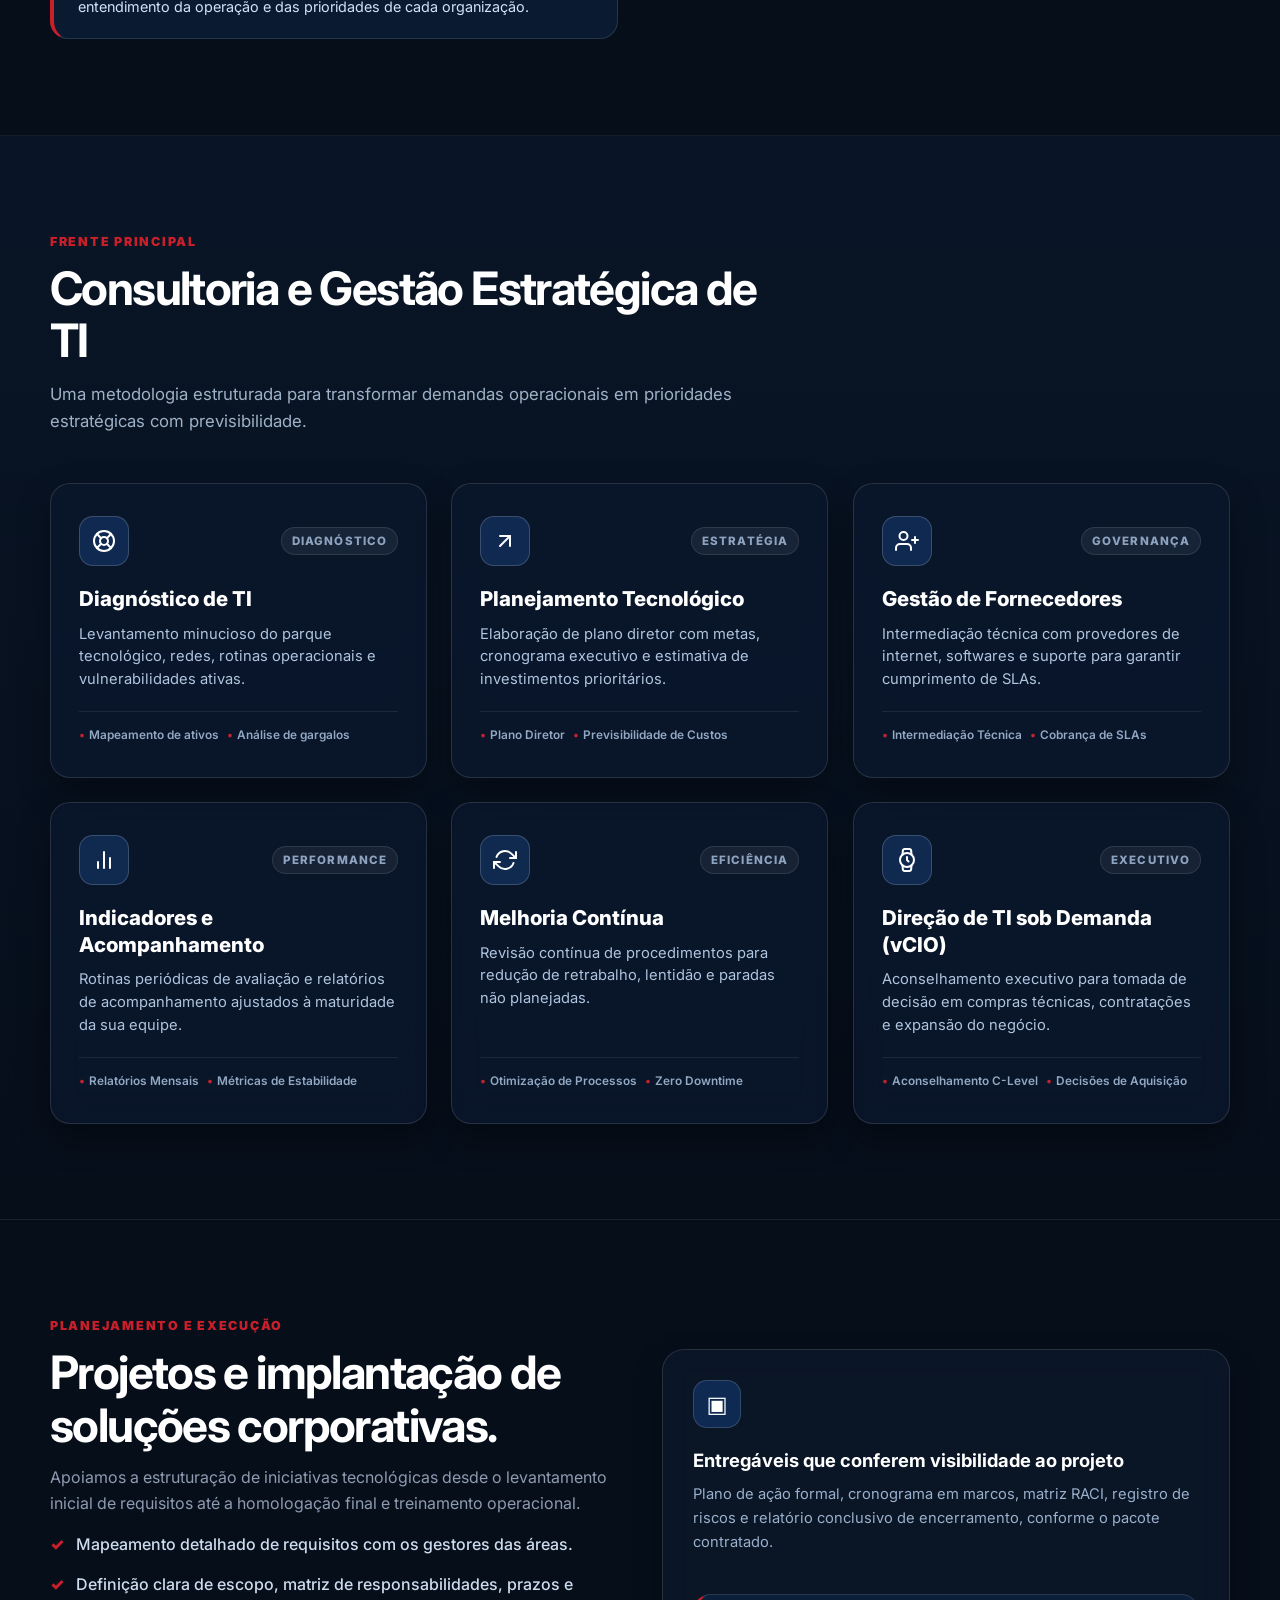
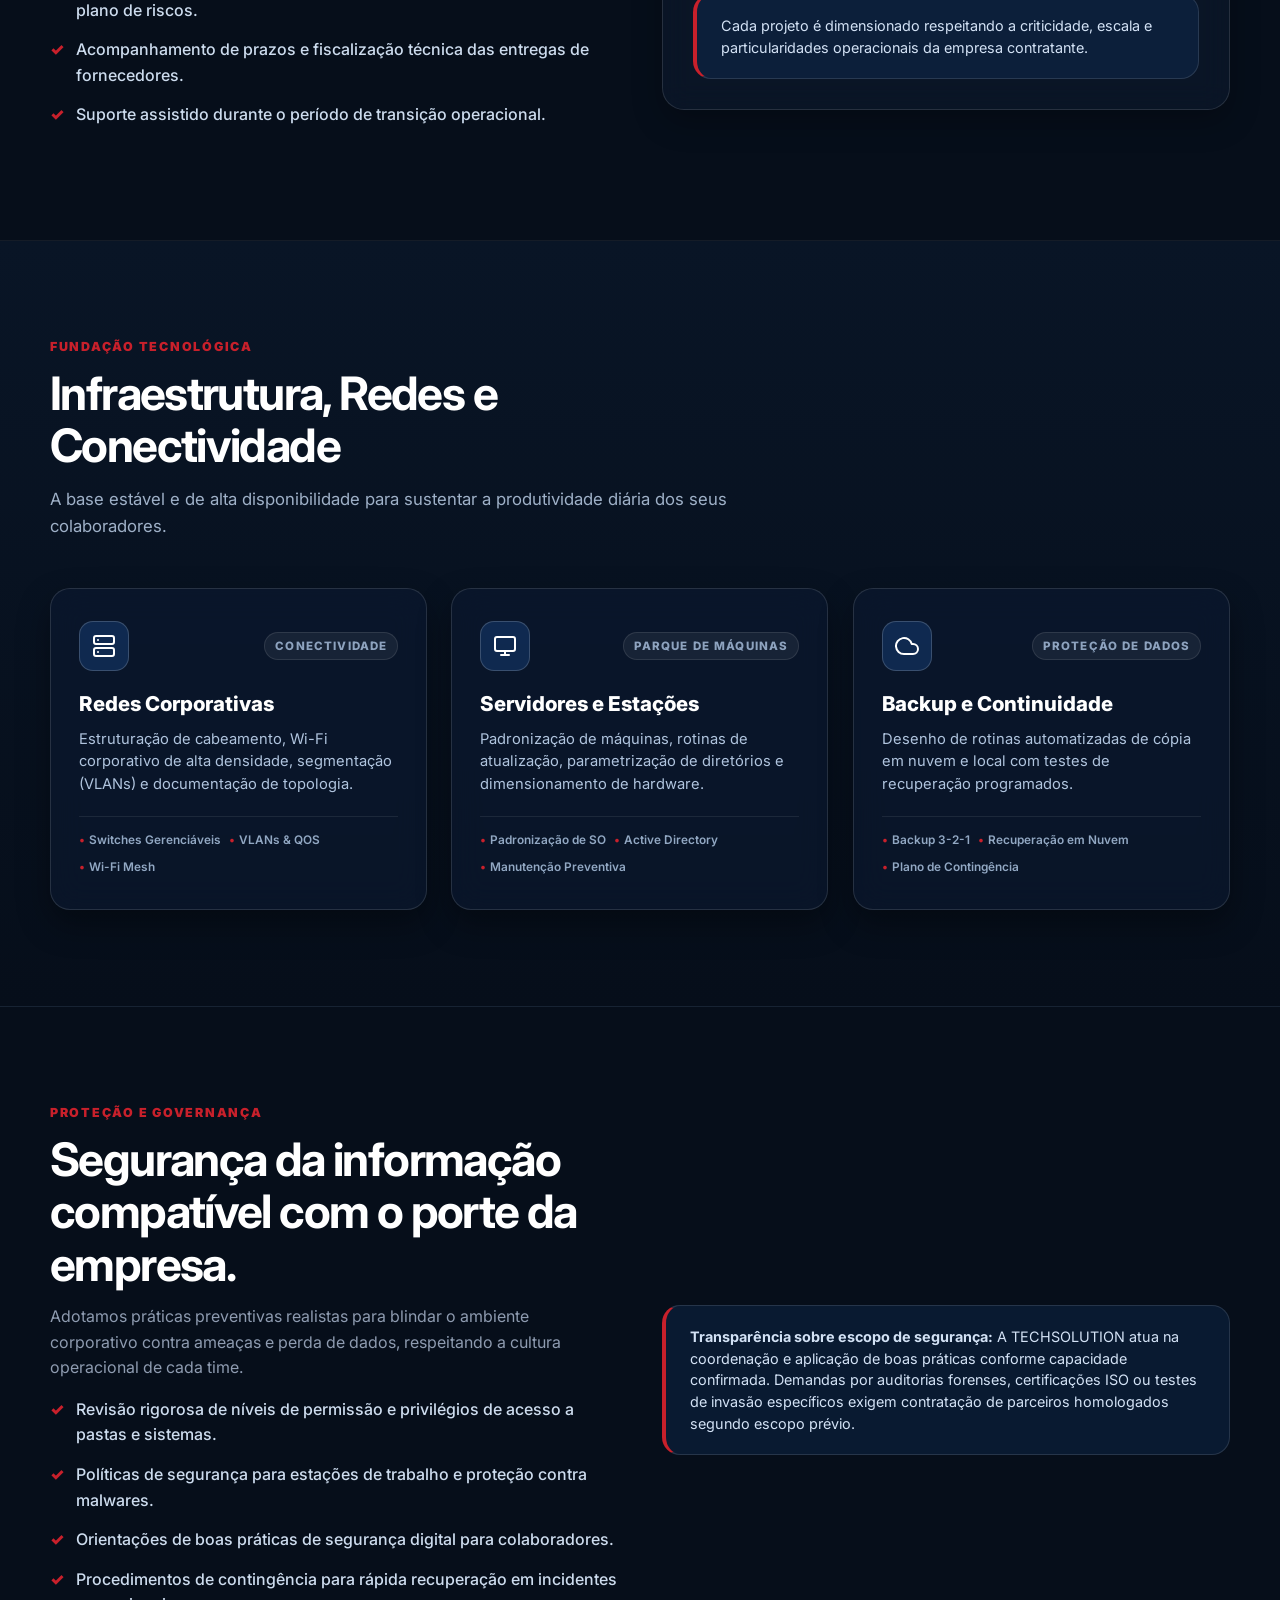
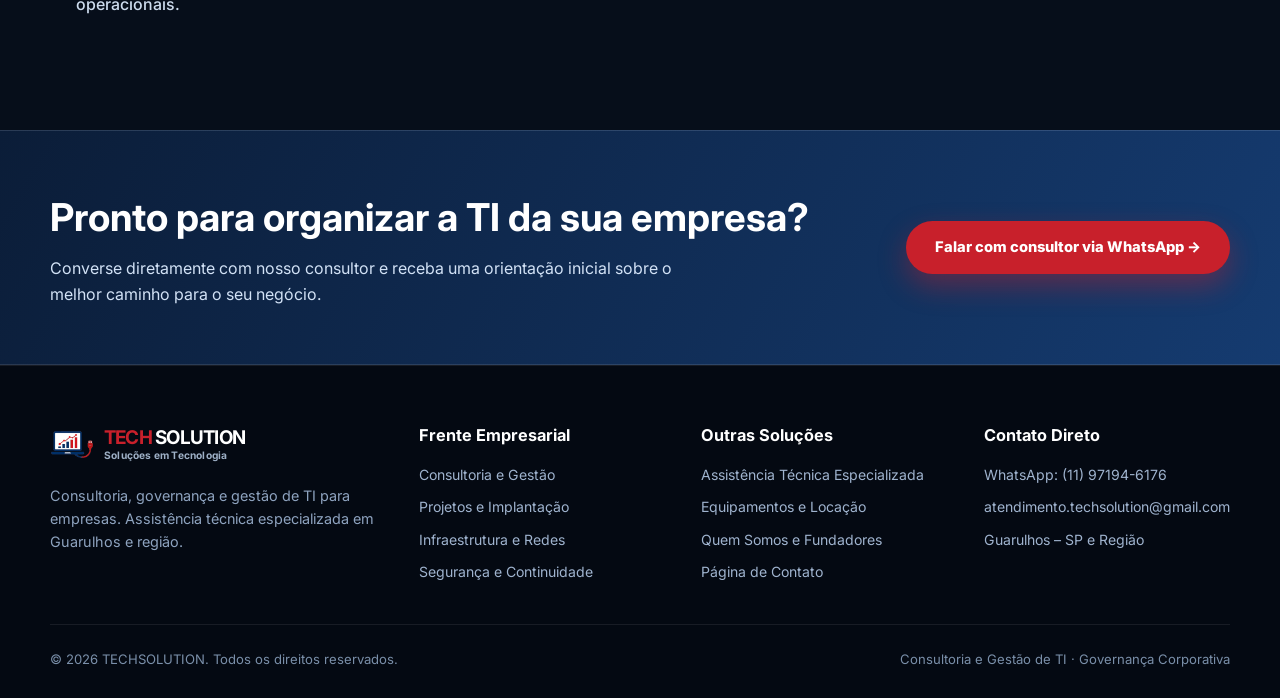
<file: empresas.html>
<!doctype html>
<html lang="pt-BR">
<head>
  <meta charset="utf-8">
  <meta name="viewport" content="width=device-width, initial-scale=1">
  <meta name="description" content="Consultoria e gestão de TI corporativa, projetos, infraestrutura de redes e continuidade operacional em Guarulhos e região com a TECHSOLUTION.">
  <meta name="theme-color" content="#102b52">
  <title>Consultoria e Gestão de TI para Empresas | TECHSOLUTION</title>

  <!-- Canonical & SEO -->
  <link rel="canonical" href="https://techsolution.com.br/empresas.html">
  <meta name="robots" content="index, follow">

  <!-- Open Graph -->
  <meta property="og:type" content="website">
  <meta property="og:url" content="https://techsolution.com.br/empresas.html">
  <meta property="og:title" content="Consultoria e Gestão de TI para Empresas | TECHSOLUTION">
  <meta property="og:description" content="Organização de processos, segurança, infraestrutura e governança de tecnologia para o seu negócio.">
  <meta property="og:image" content="https://techsolution.com.br/assets/hero-datacenter.png">

  <!-- Favicons -->
  <link rel="icon" type="image/png" href="assets/logo-simbolo-transparente.png">

  <!-- Fontes -->
  <link rel="preconnect" href="https://fonts.googleapis.com">
  <link rel="preconnect" href="https://fonts.gstatic.com" crossorigin>
  <link href="https://fonts.googleapis.com/css2?family=Inter:wght@400;500;600;700;800;900&display=swap" rel="stylesheet">
  
  <link rel="stylesheet" href="assets/site.css">
</head>
<body>
<a href="#conteudo-principal" class="skip-link">Pular para o conteúdo principal</a>

<div class="topline">
  <div class="container">
    <span>Atuação desde 2020 · Guarulhos e região</span>
    <span><a class="social-link-inline" href="https://www.instagram.com/techsolutiongru/" target="_blank" rel="noopener noreferrer"><svg viewBox="0 0 24 24"><path d="M12 2.163c3.204 0 3.584.012 4.85.07 3.252.148 4.771 1.691 4.919 4.919.058 1.265.069 1.645.069 4.849 0 3.205-.012 3.584-.069 4.849-.149 3.225-1.664 4.771-4.919 4.919-1.266.058-1.644.07-4.85.07-3.204 0-3.584-.012-4.849-.07-3.26-.149-4.771-1.699-4.919-4.92-.058-1.265-.07-1.644-.07-4.849 0-3.204.013-3.583.07-4.849.149-3.227 1.664-4.771 4.919-4.919 1.266-.057 1.645-.069 4.849-.069zm0-2.163c-3.259 0-3.667.014-4.947.072-4.358.2-6.78 2.618-6.98 6.98-.059 1.281-.073 1.689-.073 4.948 0 3.259.014 3.668.072 4.948.2 4.358 2.618 6.78 6.98 6.98 1.281.058 1.689.072 4.948.072 3.259 0 3.668-.014 4.948-.072 4.354-.2 6.782-2.618 6.979-6.98.059-1.28.073-1.689.073-4.948 0-3.259-.014-3.667-.072-4.947-.196-4.354-2.617-6.78-6.979-6.98-1.281-.059-1.69-.073-4.949-.073zm0 5.838c-3.403 0-6.162 2.759-6.162 6.162s2.759 6.163 6.162 6.163 6.162-2.759 6.162-6.163c0-3.403-2.759-6.162-6.162-6.162zm0 10.162c-2.209 0-4-1.79-4-4 0-2.209 1.791-4 4-4s4 1.791 4 4c0 2.21-1.791 4-4 4zm6.406-11.845c-.796 0-1.441.645-1.441 1.44s.645 1.44 1.441 1.44c.795 0 1.439-.645 1.439-1.44s-.644-1.44-1.439-1.44z"/></svg> @techsolutiongru</a></span>
    <span>Consultoria, governança e soluções corporativas de TI</span>
  </div>
</div>

<header class="site-header">
  <div class="container nav-wrap">
    <a class="brand" href="index.html" aria-label="TECHSOLUTION início">
      <picture>
        <source srcset="assets/logo-simbolo-transparente.webp" type="image/webp">
        <img src="assets/logo-simbolo-transparente.png" alt="Símbolo oficial da TECHSOLUTION" width="52" height="54">
      </picture>
      <span class="brand-copy">
        <b><i>TECH</i> SOLUTION</b>
        <small>Soluções em Tecnologia</small>
      </span>
    </a>

    <button class="menu-toggle" aria-expanded="false" aria-label="Abrir menu de navegação">☰ Menu</button>

    <nav class="nav" aria-label="Navegação principal">
      <a href="index.html">Início</a>
      <a class="active" href="empresas.html" aria-current="page">Soluções para empresas</a>
      <a href="assistencia.html">Assistência técnica</a>
      <a href="equipamentos.html">Equipamentos</a>
      <a href="sobre.html">Quem somos</a>
      <a href="contato.html">Contato</a>
    </nav>

    <a class="nav-cta" href="https://wa.me/5511971946176?text=Ol%C3%A1%2C%20gostaria%20de%20falar%20sobre%20consultoria%20e%20gest%C3%A3o%20de%20TI%20para%20minha%20empresa." target="_blank" rel="noopener noreferrer">Fale com um consultor ↗</a>
  </div>
</header>

<main id="conteudo-principal">
  <section class="page-hero">
    <div class="container">
      <span class="eyebrow">TECHSOLUTION CORPORATE</span>
      <h1>Gestão e estratégia de TI alinhadas aos objetivos do seu negócio.</h1>
      <p>Organizamos demandas, mapeamos prioridades, coordenamos fornecedores e implantamos melhorias para que sua empresa tenha controle, estabilidade e retorno sobre seus investimentos em tecnologia.</p>
      <div class="actions">
        <a class="btn btn-red" href="contato.html">Solicitar conversa estratégica →</a>
        <a class="btn btn-outline-light" href="#consultoria">Conhecer soluções detalhadas</a>
      </div>
    </div>
  </section>

    <!-- Sub-navegação contextual para Frente Empresarial -->
    <nav class="corporate-subnav" aria-label="Navegação interna de soluções corporativas">
      <a href="#consultoria">Consultoria e Gestão</a>
      <a href="#projetos">Projetos e Implantação</a>
      <a href="#infraestrutura">Fundação Tecnológica (Redes & Servidores)</a>
      <a href="#seguranca">Segurança & Governança</a>
    </nav>

  <section class="section">
    <div class="container two-col">
      <div>
        <div class="kicker">Uma abordagem integrada</div>
        <h2>Sua empresa não precisa tratar problemas de TI de forma isolada e emergencial.</h2>
        <p style="color:var(--muted)">A operação de TI envolve infraestrutura física, sistemas em nuvem, segurança, políticas de acesso e múltiplos fornecedores. A TECHSOLUTION atua na coordenação técnica dessas frentes com base no escopo e na capacidade real necessária para a sua operação.</p>
        <ul class="checklist">
          <li>Diagnóstico aprofundado do cenário de TI e identificação de gargalos críticos.</li>
          <li>Planejamento de melhorias contínuas, prioridades de investimento e cronograma.</li>
          <li>Coordenação técnica de fornecedores especializados e acompanhamento de entregas.</li>
          <li>Apoio e supervisão na implantação e evolução das soluções tecnológicas.</li>
        </ul>
        <div class="notice">
          <strong>Definição transparente de escopo:</strong> As modalidades de atendimento, entregáveis e níveis de serviço são acordados formalmente após o entendimento da operação e das prioridades de cada organização.
        </div>
      </div>
      <div>
        <picture>
          <source srcset="assets/hero-datacenter.webp" type="image/webp">
          <img class="service-photo" src="assets/hero-datacenter.png" alt="Imagem ilustrativa de infraestrutura corporativa e servidores" loading="lazy" width="600" height="420">
        </picture>
      </div>
    </div>
  </section>

  <section class="section section-soft" id="consultoria">
    <div class="container">
      <div class="section-head">
        <div class="kicker">Frente Principal</div>
        <h2>Consultoria e Gestão Estratégica de TI</h2>
        <p>Uma metodologia estruturada para transformar demandas operacionais em prioridades estratégicas com previsibilidade.</p>
      </div>

      <div class="service-grid">
        <!-- 1. Diagnóstico de TI -->
        <article class="corp-card">
          <div class="corp-card-header">
            <div class="corp-icon" aria-hidden="true">
              <svg viewBox="0 0 24 24"><circle cx="12" cy="12" r="10"></circle><circle cx="12" cy="12" r="4"></circle><line x1="4.93" y1="4.93" x2="9.17" y2="9.17"></line><line x1="14.83" y1="14.83" x2="19.07" y2="19.07"></line><line x1="14.83" y1="9.17" x2="19.07" y2="4.93"></line><line x1="4.93" y1="19.07" x2="9.17" y2="14.83"></line></svg>
            </div>
            <span class="corp-badge">Diagnóstico</span>
          </div>
          <h3>Diagnóstico de TI</h3>
          <p>Levantamento minucioso do parque tecnológico, redes, rotinas operacionais e vulnerabilidades ativas.</p>
          <div class="corp-card-tags">
            <span class="corp-tag">Mapeamento de ativos</span>
            <span class="corp-tag">Análise de gargalos</span>
          </div>
        </article>

        <!-- 2. Planejamento Tecnológico -->
        <article class="corp-card">
          <div class="corp-card-header">
            <div class="corp-icon" aria-hidden="true">
              <svg viewBox="0 0 24 24"><line x1="7" y1="17" x2="17" y2="7"></line><polyline points="7 7 17 7 17 17"></polyline></svg>
            </div>
            <span class="corp-badge">Estratégia</span>
          </div>
          <h3>Planejamento Tecnológico</h3>
          <p>Elaboração de plano diretor com metas, cronograma executivo e estimativa de investimentos prioritários.</p>
          <div class="corp-card-tags">
            <span class="corp-tag">Plano Diretor</span>
            <span class="corp-tag">Previsibilidade de Custos</span>
          </div>
        </article>

        <!-- 3. Gestão de Fornecedores -->
        <article class="corp-card">
          <div class="corp-card-header">
            <div class="corp-icon" aria-hidden="true">
              <svg viewBox="0 0 24 24"><path d="M16 21v-2a4 4 0 0 0-4-4H5a4 4 0 0 0-4 4v2"></path><circle cx="8.5" cy="7" r="4"></circle><line x1="20" y1="8" x2="20" y2="14"></line><line x1="23" y1="11" x2="17" y2="11"></line></svg>
            </div>
            <span class="corp-badge">Governança</span>
          </div>
          <h3>Gestão de Fornecedores</h3>
          <p>Intermediação técnica com provedores de internet, softwares e suporte para garantir cumprimento de SLAs.</p>
          <div class="corp-card-tags">
            <span class="corp-tag">Intermediação Técnica</span>
            <span class="corp-tag">Cobrança de SLAs</span>
          </div>
        </article>

        <!-- 4. Indicadores e Acompanhamento -->
        <article class="corp-card">
          <div class="corp-card-header">
            <div class="corp-icon" aria-hidden="true">
              <svg viewBox="0 0 24 24"><line x1="18" y1="20" x2="18" y2="10"></line><line x1="12" y1="20" x2="12" y2="4"></line><line x1="6" y1="20" x2="6" y2="14"></line></svg>
            </div>
            <span class="corp-badge">Performance</span>
          </div>
          <h3>Indicadores e Acompanhamento</h3>
          <p>Rotinas periódicas de avaliação e relatórios de acompanhamento ajustados à maturidade da sua equipe.</p>
          <div class="corp-card-tags">
            <span class="corp-tag">Relatórios Mensais</span>
            <span class="corp-tag">Métricas de Estabilidade</span>
          </div>
        </article>

        <!-- 5. Melhoria Contínua -->
        <article class="corp-card">
          <div class="corp-card-header">
            <div class="corp-icon" aria-hidden="true">
              <svg viewBox="0 0 24 24"><polyline points="23 4 23 10 17 10"></polyline><polyline points="1 20 1 14 7 14"></polyline><path d="M3.51 9a9 9 0 0 1 14.85-3.36L23 10M1 14l4.64 4.36A9 9 0 0 0 20.49 15"></path></svg>
            </div>
            <span class="corp-badge">Eficiência</span>
          </div>
          <h3>Melhoria Contínua</h3>
          <p>Revisão contínua de procedimentos para redução de retrabalho, lentidão e paradas não planejadas.</p>
          <div class="corp-card-tags">
            <span class="corp-tag">Otimização de Processos</span>
            <span class="corp-tag">Zero Downtime</span>
          </div>
        </article>

        <!-- 6. Direção de TI sob Demanda -->
        <article class="corp-card">
          <div class="corp-card-header">
            <div class="corp-icon" aria-hidden="true">
              <svg viewBox="0 0 24 24"><circle cx="12" cy="12" r="7"></circle><polyline points="12 9 12 12 13.5 13.5"></polyline><path d="M16.51 17.35l-.35 3.83a2 2 0 0 1-2 1.82H9.83a2 2 0 0 1-2-1.82l-.35-3.83m.01-10.7l.35-3.83A2 2 0 0 1 9.83 1h4.35a2 2 0 0 1 2 1.82l.35 3.83"></path></svg>
            </div>
            <span class="corp-badge">Executivo</span>
          </div>
          <h3>Direção de TI sob Demanda (vCIO)</h3>
          <p>Aconselhamento executivo para tomada de decisão em compras técnicas, contratações e expansão do negócio.</p>
          <div class="corp-card-tags">
            <span class="corp-tag">Aconselhamento C-Level</span>
            <span class="corp-tag">Decisões de Aquisição</span>
          </div>
        </article>
      </div>
    </div>
  </section>

  <section class="section" id="projetos">
    <div class="container two-col">
      <div>
        <div class="kicker">Planejamento e Execução</div>
        <h2>Projetos e implantação de soluções corporativas.</h2>
        <p style="color:var(--muted)">Apoiamos a estruturação de iniciativas tecnológicas desde o levantamento inicial de requisitos até a homologação final e treinamento operacional.</p>
        <ul class="checklist">
          <li>Mapeamento detalhado de requisitos com os gestores das áreas.</li>
          <li>Definição clara de escopo, matriz de responsabilidades, prazos e plano de riscos.</li>
          <li>Acompanhamento de prazos e fiscalização técnica das entregas de fornecedores.</li>
          <li>Suporte assistido durante o período de transição operacional.</li>
        </ul>
      </div>
      <div class="service-card">
        <div class="service-icon" aria-hidden="true">▣</div>
        <h3>Entregáveis que conferem visibilidade ao projeto</h3>
        <p>Plano de ação formal, cronograma em marcos, matriz RACI, registro de riscos e relatório conclusivo de encerramento, conforme o pacote contratado.</p>
        <div class="notice">Cada projeto é dimensionado respeitando a criticidade, escala e particularidades operacionais da empresa contratante.</div>
      </div>
    </div>
  </section>

  <section class="section section-soft" id="infraestrutura">
    <div class="container">
      <div class="section-head">
        <div class="kicker">Fundação Tecnológica</div>
        <h2>Infraestrutura, Redes e Conectividade</h2>
        <p>A base estável e de alta disponibilidade para sustentar a produtividade diária dos seus colaboradores.</p>
      </div>
      <div class="service-grid">
        <!-- 1. Redes Corporativas -->
        <article class="corp-card">
          <div class="corp-card-header">
            <div class="corp-icon" aria-hidden="true">
              <svg viewBox="0 0 24 24"><rect x="2" y="2" width="20" height="8" rx="2" ry="2"></rect><rect x="2" y="14" width="20" height="8" rx="2" ry="2"></rect><line x1="6" y1="6" x2="6.01" y2="6"></line><line x1="6" y1="18" x2="6.01" y2="18"></line></svg>
            </div>
            <span class="corp-badge">Conectividade</span>
          </div>
          <h3>Redes Corporativas</h3>
          <p>Estruturação de cabeamento, Wi-Fi corporativo de alta densidade, segmentação (VLANs) e documentação de topologia.</p>
          <div class="corp-card-tags">
            <span class="corp-tag">Switches Gerenciáveis</span>
            <span class="corp-tag">VLANs & QOS</span>
            <span class="corp-tag">Wi-Fi Mesh</span>
          </div>
        </article>

        <!-- 2. Servidores e Estações -->
        <article class="corp-card">
          <div class="corp-card-header">
            <div class="corp-icon" aria-hidden="true">
              <svg viewBox="0 0 24 24"><rect x="2" y="3" width="20" height="14" rx="2" ry="2"></rect><line x1="8" y1="21" x2="16" y2="21"></line><line x1="12" y1="17" x2="12" y2="21"></line></svg>
            </div>
            <span class="corp-badge">Parque de Máquinas</span>
          </div>
          <h3>Servidores e Estações</h3>
          <p>Padronização de máquinas, rotinas de atualização, parametrização de diretórios e dimensionamento de hardware.</p>
          <div class="corp-card-tags">
            <span class="corp-tag">Padronização de SO</span>
            <span class="corp-tag">Active Directory</span>
            <span class="corp-tag">Manutenção Preventiva</span>
          </div>
        </article>

        <!-- 3. Backup e Continuidade -->
        <article class="corp-card">
          <div class="corp-card-header">
            <div class="corp-icon" aria-hidden="true">
              <svg viewBox="0 0 24 24"><path d="M18 10h-1.26A8 8 0 1 0 9 20h9a5 5 0 0 0 0-10z"></path></svg>
            </div>
            <span class="corp-badge">Proteção de Dados</span>
          </div>
          <h3>Backup e Continuidade</h3>
          <p>Desenho de rotinas automatizadas de cópia em nuvem e local com testes de recuperação programados.</p>
          <div class="corp-card-tags">
            <span class="corp-tag">Backup 3-2-1</span>
            <span class="corp-tag">Recuperação em Nuvem</span>
            <span class="corp-tag">Plano de Contingência</span>
          </div>
        </article>
      </div>
    </div>
  </section>

  <section class="section" id="seguranca">
    <div class="container two-col">
      <div>
        <div class="kicker">Proteção e Governança</div>
        <h2>Segurança da informação compatível com o porte da empresa.</h2>
        <p style="color:var(--muted)">Adotamos práticas preventivas realistas para blindar o ambiente corporativo contra ameaças e perda de dados, respeitando a cultura operacional de cada time.</p>
        <ul class="checklist">
          <li>Revisão rigorosa de níveis de permissão e privilégios de acesso a pastas e sistemas.</li>
          <li>Políticas de segurança para estações de trabalho e proteção contra malwares.</li>
          <li>Orientações de boas práticas de segurança digital para colaboradores.</li>
          <li>Procedimentos de contingência para rápida recuperação em incidentes operacionais.</li>
        </ul>
      </div>
      <div class="notice">
        <strong>Transparência sobre escopo de segurança:</strong> A TECHSOLUTION atua na coordenação e aplicação de boas práticas conforme capacidade confirmada. Demandas por auditorias forenses, certificações ISO ou testes de invasão específicos exigem contratação de parceiros homologados segundo escopo prévio.
      </div>
    </div>
  </section>

  <section class="split-band">
    <div class="container">
      <div>
        <h2>Pronto para organizar a TI da sua empresa?</h2>
        <p>Converse diretamente com nosso consultor e receba uma orientação inicial sobre o melhor caminho para o seu negócio.</p>
      </div>
      <a class="btn btn-red" href="https://wa.me/5511971946176?text=Ol%C3%A1%2C%20gostaria%20de%20agendar%20uma%20conversa%20sobre%20a%20TI%20da%20minha%20empresa." target="_blank" rel="noopener noreferrer">Falar com consultor via WhatsApp →</a>
    </div>
  </section>
</main>

<footer class="site-footer">
  <div class="container">
    <div class="footer-grid">
      <div class="footer-brand">
        <a class="brand" href="index.html" aria-label="TECHSOLUTION início">
          <picture>
            <source srcset="assets/logo-simbolo-transparente.webp" type="image/webp">
            <img src="assets/logo-simbolo-transparente.png" alt="Símbolo oficial da TECHSOLUTION" width="48" height="50">
          </picture>
          <span class="brand-copy">
            <b><i>TECH</i> SOLUTION</b>
            <small>Soluções em Tecnologia</small>
          </span>
        </a>
        <p>Consultoria, governança e gestão de TI para empresas. Assistência técnica especializada em Guarulhos e região.</p>
      </div>
      <div>
        <h4>Frente Empresarial</h4>
        <div class="footer-links">
          <a href="#consultoria">Consultoria e Gestão</a>
          <a href="#projetos">Projetos e Implantação</a>
          <a href="#infraestrutura">Infraestrutura e Redes</a>
          <a href="#seguranca">Segurança e Continuidade</a>
        </div>
      </div>
      <div>
        <h4>Outras Soluções</h4>
        <div class="footer-links">
          <a href="assistencia.html">Assistência Técnica Especializada</a>
          <a href="equipamentos.html">Equipamentos e Locação</a>
          <a href="sobre.html">Quem Somos e Fundadores</a>
          <a href="contato.html">Página de Contato</a>
        </div>
      </div>
      <div>
        <h4>Contato Direto</h4>
        <div class="footer-links">
          <a href="https://wa.me/5511971946176" target="_blank" rel="noopener noreferrer">WhatsApp: (11) 97194-6176</a>
          <a href="mailto:atendimento.techsolution@gmail.com">atendimento.techsolution@gmail.com</a>
          <span>Guarulhos – SP e Região</span>
        </div>
      </div>
    </div>
    <div class="footer-bottom">
      <span>© <span data-year></span> TECHSOLUTION. Todos os direitos reservados.</span>
      <span>Consultoria e Gestão de TI · Governança Corporativa</span>
    </div>
  </div>
</footer>

<!-- Botões Flutuantes: WhatsApp e Instagram -->
<div class="floating-socials">
  <a class="float-btn float-btn-instagram" href="https://www.instagram.com/techsolutiongru/" aria-label="Siga-nos no Instagram @techsolutiongru" target="_blank" rel="noopener noreferrer">
    <svg viewBox="0 0 24 24" aria-hidden="true">
      <path d="M12 2.163c3.204 0 3.584.012 4.85.07 3.252.148 4.771 1.691 4.919 4.919.058 1.265.069 1.645.069 4.849 0 3.205-.012 3.584-.069 4.849-.149 3.225-1.664 4.771-4.919 4.919-1.266.058-1.644.07-4.85.07-3.204 0-3.584-.012-4.849-.07-3.26-.149-4.771-1.699-4.919-4.92-.058-1.265-.07-1.644-.07-4.849 0-3.204.013-3.583.07-4.849.149-3.227 1.664-4.771 4.919-4.919 1.266-.057 1.645-.069 4.849-.069zm0-2.163c-3.259 0-3.667.014-4.947.072-4.358.2-6.78 2.618-6.98 6.98-.059 1.281-.073 1.689-.073 4.948 0 3.259.014 3.668.072 4.948.2 4.358 2.618 6.78 6.98 6.98 1.281.058 1.689.072 4.948.072 3.259 0 3.668-.014 4.948-.072 4.354-.2 6.782-2.618 6.979-6.98.059-1.28.073-1.689.073-4.948 0-3.259-.014-3.667-.072-4.947-.196-4.354-2.617-6.78-6.979-6.98-1.281-.059-1.69-.073-4.949-.073zm0 5.838c-3.403 0-6.162 2.759-6.162 6.162s2.759 6.163 6.162 6.163 6.162-2.759 6.162-6.163c0-3.403-2.759-6.162-6.162-6.162zm0 10.162c-2.209 0-4-1.79-4-4 0-2.209 1.791-4 4-4s4 1.791 4 4c0 2.21-1.791 4-4 4zm6.406-11.845c-.796 0-1.441.645-1.441 1.44s.645 1.44 1.441 1.44c.795 0 1.439-.645 1.439-1.44s-.644-1.44-1.439-1.44z"/>
    </svg>
  </a>
  <a class="float-btn float-btn-whatsapp" href="https://wa.me/5511971946176?text=Ol%C3%A1%2C%20gostaria%20de%20falar%20com%20a%20TECHSOLUTION." aria-label="Conversar com a TECHSOLUTION pelo WhatsApp" target="_blank" rel="noopener noreferrer">
    <svg viewBox="0 0 32 32" aria-hidden="true">
      <path d="M16 2C8.28 2 2 8.28 2 16c0 2.73.78 5.29 2.14 7.46L2.05 30.1l6.83-2.04C10.93 29.31 13.39 30 16 30c7.72 0 14-6.28 14-14S23.72 2 16 2zm0 25.56c-2.34 0-4.57-.68-6.48-1.87l-.46-.29-4.32 1.29 1.32-4.19-.3-.48C4.5 19.98 3.82 18.04 3.82 16c0-6.72 5.46-12.18 12.18-12.18s12.18 5.46 12.18 12.18-5.46 12.18-12.18 12.18zm6.94-9.15c-.38-.19-2.26-1.12-2.61-1.25-.35-.13-.6-.19-.85.19-.25.38-.98 1.25-1.2 1.51-.22.25-.45.29-.83.1-.38-.19-1.61-.59-3.07-1.89-1.13-1.01-1.9-2.26-2.12-2.64-.22-.38-.02-.59.17-.78.17-.17.38-.45.57-.67.19-.22.25-.38.38-.63.13-.25.06-.48-.03-.67-.1-.19-.85-2.05-1.17-2.8-.31-.75-.62-.64-.85-.65h-.73c-.25 0-.67.09-1.02.48-.35.38-1.34 1.31-1.34 3.2 0 1.88 1.37 3.7 1.56 3.96.19.25 2.7 4.12 6.54 5.77.91.39 1.62.63 2.18.81.92.29 1.76.25 2.42.15.74-.11 2.26-.92 2.58-1.82.32-.89.32-1.66.22-1.82-.09-.16-.34-.26-.72-.45z"/>
    </svg>
  </a>
</div>

<script src="assets/site.js"></script>
</body>
</html>
</file>
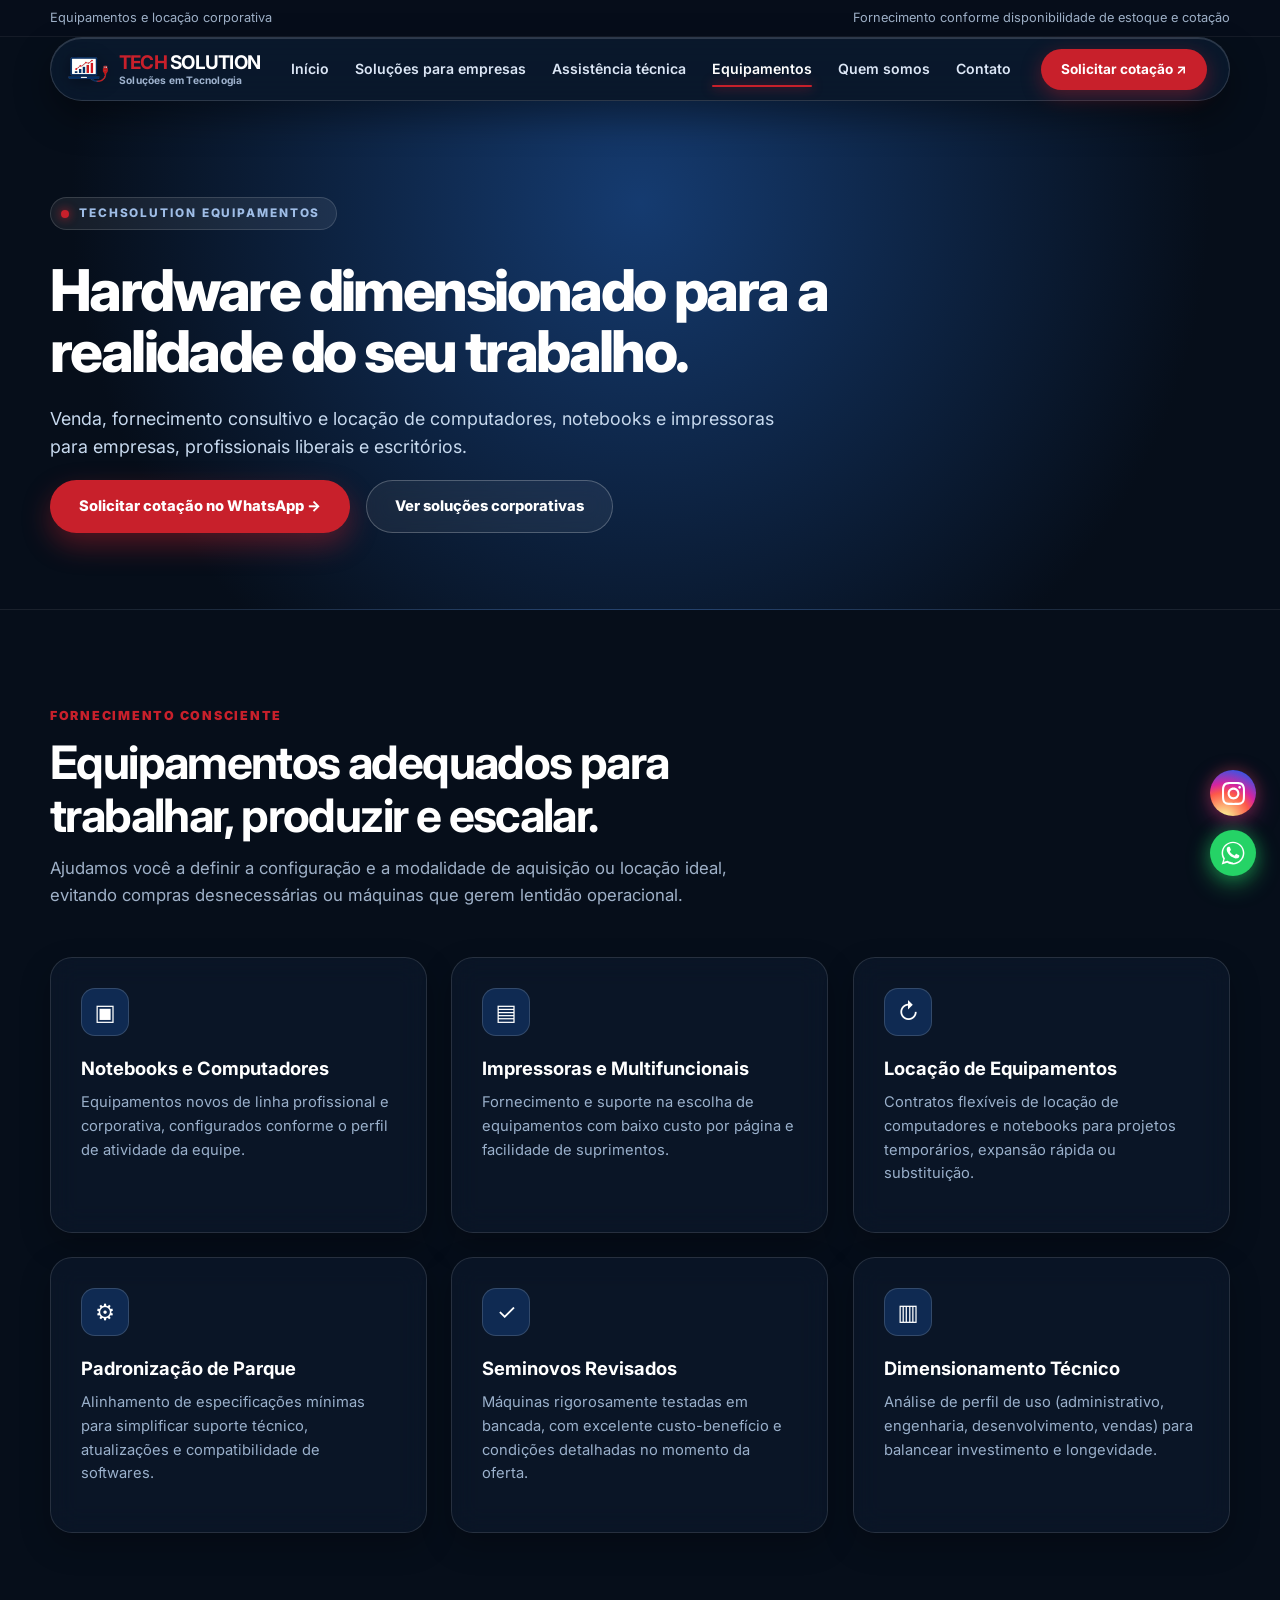
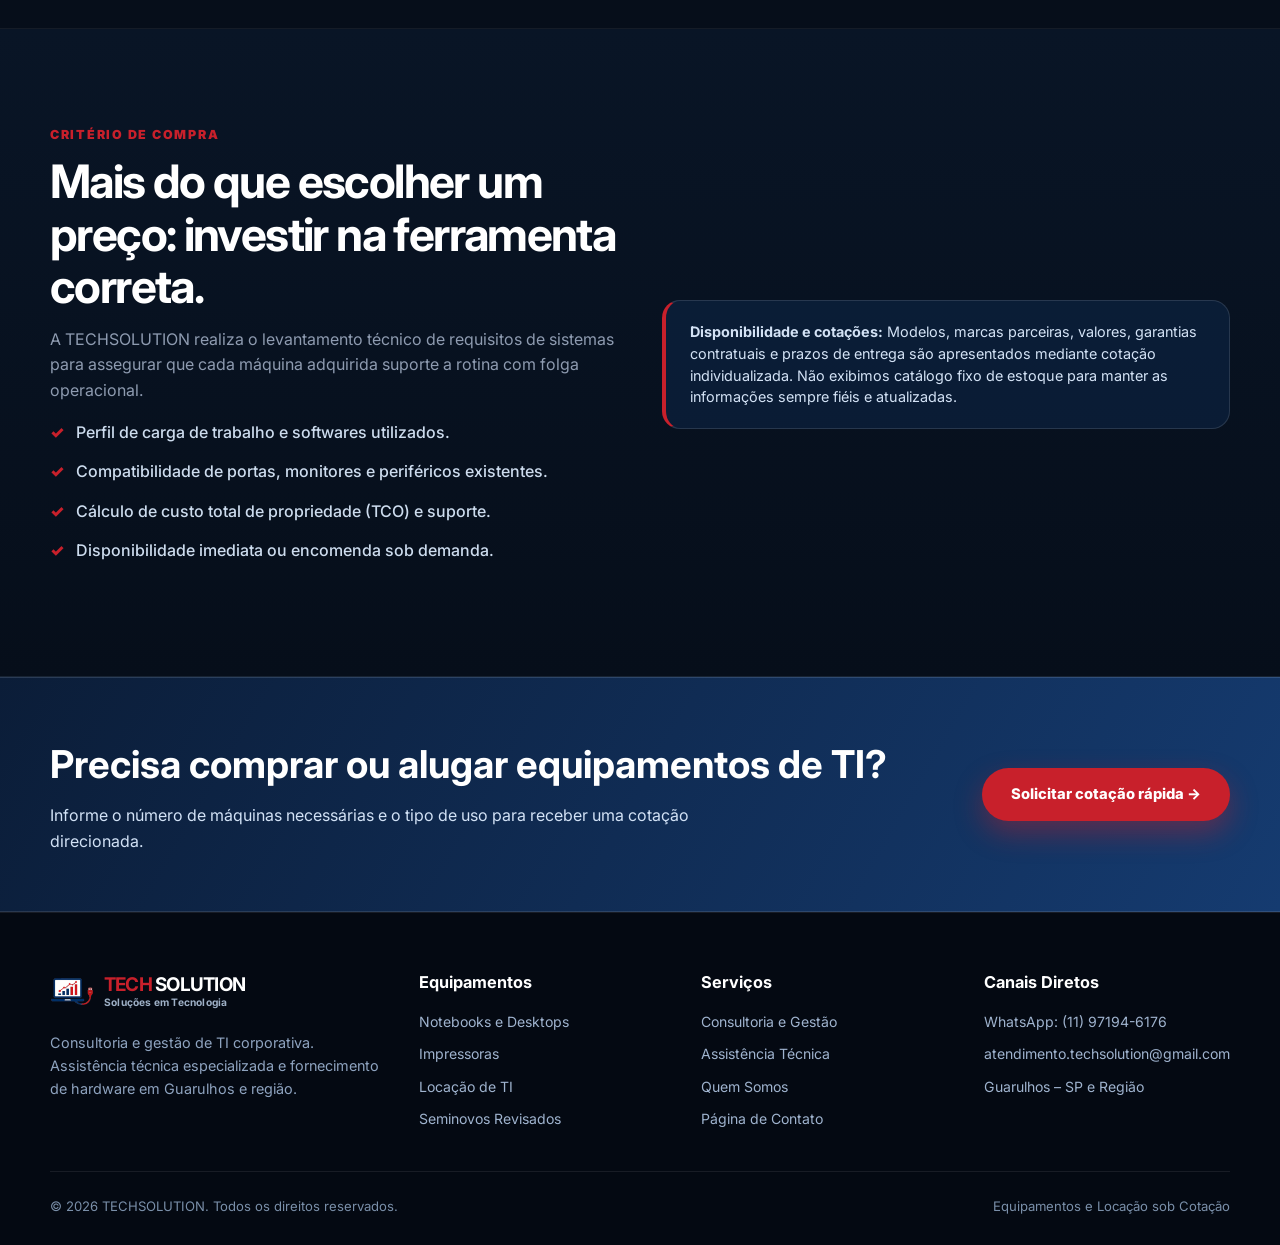
<file: equipamentos.html>
<!doctype html>
<html lang="pt-BR">
<head>
  <meta charset="utf-8">
  <meta name="viewport" content="width=device-width, initial-scale=1">
  <meta name="description" content="Venda, fornecimento e locação de computadores, notebooks, impressoras e seminovos revisados com a TECHSOLUTION em Guarulhos e região.">
  <meta name="theme-color" content="#102b52">
  <title>Equipamentos e Locação | TECHSOLUTION</title>

  <!-- Canonical & SEO -->
  <link rel="canonical" href="https://techsolution.com.br/equipamentos.html">
  <meta name="robots" content="index, follow">

  <!-- Open Graph -->
  <meta property="og:type" content="website">
  <meta property="og:url" content="https://techsolution.com.br/equipamentos.html">
  <meta property="og:title" content="Equipamentos e Locação | TECHSOLUTION">
  <meta property="og:description" content="Dimensionamento consciente e fornecimento de hardware para empresas e profissionais.">
  <meta property="og:image" content="https://techsolution.com.br/assets/hero-datacenter.png">

  <!-- Favicons -->
  <link rel="icon" type="image/png" href="assets/logo-simbolo-transparente.png">

  <!-- Fontes -->
  <link rel="preconnect" href="https://fonts.googleapis.com">
  <link rel="preconnect" href="https://fonts.gstatic.com" crossorigin>
  <link href="https://fonts.googleapis.com/css2?family=Inter:wght@400;500;600;700;800;900&display=swap" rel="stylesheet">
  
  <link rel="stylesheet" href="assets/site.css">
</head>
<body>
<a href="#conteudo-principal" class="skip-link">Pular para o conteúdo principal</a>

<div class="topline">
  <div class="container">
    <span>Equipamentos e locação corporativa</span>
    <span>Fornecimento conforme disponibilidade de estoque e cotação</span>
  </div>
</div>

<header class="site-header">
  <div class="container nav-wrap">
    <a class="brand" href="index.html" aria-label="TECHSOLUTION início">
      <picture>
        <source srcset="assets/logo-simbolo-transparente.webp" type="image/webp">
        <img src="assets/logo-simbolo-transparente.png" alt="Símbolo oficial da TECHSOLUTION" width="52" height="54">
      </picture>
      <span class="brand-copy">
        <b><i>TECH</i> SOLUTION</b>
        <small>Soluções em Tecnologia</small>
      </span>
    </a>

    <button class="menu-toggle" aria-expanded="false" aria-label="Abrir menu de navegação">☰ Menu</button>

    <nav class="nav" aria-label="Navegação principal">
      <a href="index.html">Início</a>
      <a href="empresas.html">Soluções para empresas</a>
      <a href="assistencia.html">Assistência técnica</a>
      <a class="active" href="equipamentos.html" aria-current="page">Equipamentos</a>
      <a href="sobre.html">Quem somos</a>
      <a href="contato.html">Contato</a>
    </nav>

    <a class="nav-cta" href="https://wa.me/5511971946176?text=Ol%C3%A1%2C%20gostaria%20de%20solicitar%20uma%20cota%C3%A7%C3%A3o%20de%20equipamentos." target="_blank" rel="noopener noreferrer">Solicitar cotação ↗</a>
  </div>
</header>

<main id="conteudo-principal">
  <section class="page-hero">
    <div class="container">
      <span class="eyebrow">TECHSOLUTION EQUIPAMENTOS</span>
      <h1>Hardware dimensionado para a realidade do seu trabalho.</h1>
      <p>Venda, fornecimento consultivo e locação de computadores, notebooks e impressoras para empresas, profissionais liberais e escritórios.</p>
      <div class="actions">
        <a class="btn btn-red" href="https://wa.me/5511971946176?text=Ol%C3%A1%2C%20gostaria%20de%20uma%20cota%C3%A7%C3%A3o%20de%20equipamentos." target="_blank" rel="noopener noreferrer">Solicitar cotação no WhatsApp →</a>
        <a class="btn btn-outline-light" href="empresas.html">Ver soluções corporativas</a>
      </div>
    </div>
  </section>

  <section class="section">
    <div class="container">
      <div class="section-head">
        <div class="kicker">Fornecimento consciente</div>
        <h2>Equipamentos adequados para trabalhar, produzir e escalar.</h2>
        <p>Ajudamos você a definir a configuração e a modalidade de aquisição ou locação ideal, evitando compras desnecessárias ou máquinas que gerem lentidão operacional.</p>
      </div>

      <div class="service-grid">
        <article class="service-card" id="notebooks">
          <div class="service-icon" aria-hidden="true">▣</div>
          <h3>Notebooks e Computadores</h3>
          <p>Equipamentos novos de linha profissional e corporativa, configurados conforme o perfil de atividade da equipe.</p>
        </article>
        <article class="service-card" id="impressoras">
          <div class="service-icon" aria-hidden="true">▤</div>
          <h3>Impressoras e Multifuncionais</h3>
          <p>Fornecimento e suporte na escolha de equipamentos com baixo custo por página e facilidade de suprimentos.</p>
        </article>
        <article class="service-card" id="locacao">
          <div class="service-icon" aria-hidden="true">↻</div>
          <h3>Locação de Equipamentos</h3>
          <p>Contratos flexíveis de locação de computadores e notebooks para projetos temporários, expansão rápida ou substituição.</p>
        </article>
        <article class="service-card">
          <div class="service-icon" aria-hidden="true">⚙</div>
          <h3>Padronização de Parque</h3>
          <p>Alinhamento de especificações mínimas para simplificar suporte técnico, atualizações e compatibilidade de softwares.</p>
        </article>
        <article class="service-card" id="seminovos">
          <div class="service-icon" aria-hidden="true">✓</div>
          <h3>Seminovos Revisados</h3>
          <p>Máquinas rigorosamente testadas em bancada, com excelente custo-benefício e condições detalhadas no momento da oferta.</p>
        </article>
        <article class="service-card">
          <div class="service-icon" aria-hidden="true">▥</div>
          <h3>Dimensionamento Técnico</h3>
          <p>Análise de perfil de uso (administrativo, engenharia, desenvolvimento, vendas) para balancear investimento e longevidade.</p>
        </article>
      </div>
    </div>
  </section>

  <section class="section section-soft">
    <div class="container two-col">
      <div>
        <div class="kicker">Critério de compra</div>
        <h2>Mais do que escolher um preço: investir na ferramenta correta.</h2>
        <p style="color:var(--muted)">A TECHSOLUTION realiza o levantamento técnico de requisitos de sistemas para assegurar que cada máquina adquirida suporte a rotina com folga operacional.</p>
        <ul class="checklist">
          <li>Perfil de carga de trabalho e softwares utilizados.</li>
          <li>Compatibilidade de portas, monitores e periféricos existentes.</li>
          <li>Cálculo de custo total de propriedade (TCO) e suporte.</li>
          <li>Disponibilidade imediata ou encomenda sob demanda.</li>
        </ul>
      </div>
      <div class="notice">
        <strong>Disponibilidade e cotações:</strong> Modelos, marcas parceiras, valores, garantias contratuais e prazos de entrega são apresentados mediante cotação individualizada. Não exibimos catálogo fixo de estoque para manter as informações sempre fiéis e atualizadas.
      </div>
    </div>
  </section>

  <section class="split-band">
    <div class="container">
      <div>
        <h2>Precisa comprar ou alugar equipamentos de TI?</h2>
        <p>Informe o número de máquinas necessárias e o tipo de uso para receber uma cotação direcionada.</p>
      </div>
      <a class="btn btn-red" href="https://wa.me/5511971946176?text=Ol%C3%A1%2C%20gostaria%20de%20uma%20cota%C3%A7%C3%A3o%20de%20equipamentos." target="_blank" rel="noopener noreferrer">Solicitar cotação rápida →</a>
    </div>
  </section>
</main>

<footer class="site-footer">
  <div class="container">
    <div class="footer-grid">
      <div class="footer-brand">
        <a class="brand" href="index.html" aria-label="TECHSOLUTION início">
          <picture>
            <source srcset="assets/logo-simbolo-transparente.webp" type="image/webp">
            <img src="assets/logo-simbolo-transparente.png" alt="Símbolo oficial da TECHSOLUTION" width="48" height="50">
          </picture>
          <span class="brand-copy">
            <b><i>TECH</i> SOLUTION</b>
            <small>Soluções em Tecnologia</small>
          </span>
        </a>
        <p>Consultoria e gestão de TI corporativa. Assistência técnica especializada e fornecimento de hardware em Guarulhos e região.</p>
      </div>
      <div>
        <h4>Equipamentos</h4>
        <div class="footer-links">
          <a href="#notebooks">Notebooks e Desktops</a>
          <a href="#impressoras">Impressoras</a>
          <a href="#locacao">Locação de TI</a>
          <a href="#seminovos">Seminovos Revisados</a>
        </div>
      </div>
      <div>
        <h4>Serviços</h4>
        <div class="footer-links">
          <a href="empresas.html">Consultoria e Gestão</a>
          <a href="assistencia.html">Assistência Técnica</a>
          <a href="sobre.html">Quem Somos</a>
          <a href="contato.html">Página de Contato</a>
        </div>
      </div>
      <div>
        <h4>Canais Diretos</h4>
        <div class="footer-links">
          <a href="https://wa.me/5511971946176" target="_blank" rel="noopener noreferrer">WhatsApp: (11) 97194-6176</a>
          <a href="mailto:atendimento.techsolution@gmail.com">atendimento.techsolution@gmail.com</a>
          <span>Guarulhos – SP e Região</span>
        </div>
      </div>
    </div>
    <div class="footer-bottom">
      <span>© <span data-year></span> TECHSOLUTION. Todos os direitos reservados.</span>
      <span>Equipamentos e Locação sob Cotação</span>
    </div>
  </div>
</footer>

<!-- Botões Flutuantes: WhatsApp e Instagram -->
<div class="floating-socials">
  <a class="float-btn float-btn-instagram" href="https://www.instagram.com/techsolutiongru/" aria-label="Siga-nos no Instagram @techsolutiongru" target="_blank" rel="noopener noreferrer">
    <svg viewBox="0 0 24 24" aria-hidden="true">
      <path d="M12 2.163c3.204 0 3.584.012 4.85.07 3.252.148 4.771 1.691 4.919 4.919.058 1.265.069 1.645.069 4.849 0 3.205-.012 3.584-.069 4.849-.149 3.225-1.664 4.771-4.919 4.919-1.266.058-1.644.07-4.85.07-3.204 0-3.584-.012-4.849-.07-3.26-.149-4.771-1.699-4.919-4.92-.058-1.265-.07-1.644-.07-4.849 0-3.204.013-3.583.07-4.849.149-3.227 1.664-4.771 4.919-4.919 1.266-.057 1.645-.069 4.849-.069zm0-2.163c-3.259 0-3.667.014-4.947.072-4.358.2-6.78 2.618-6.98 6.98-.059 1.281-.073 1.689-.073 4.948 0 3.259.014 3.668.072 4.948.2 4.358 2.618 6.78 6.98 6.98 1.281.058 1.689.072 4.948.072 3.259 0 3.668-.014 4.948-.072 4.354-.2 6.782-2.618 6.979-6.98.059-1.28.073-1.689.073-4.948 0-3.259-.014-3.667-.072-4.947-.196-4.354-2.617-6.78-6.979-6.98-1.281-.059-1.69-.073-4.949-.073zm0 5.838c-3.403 0-6.162 2.759-6.162 6.162s2.759 6.163 6.162 6.163 6.162-2.759 6.162-6.163c0-3.403-2.759-6.162-6.162-6.162zm0 10.162c-2.209 0-4-1.79-4-4 0-2.209 1.791-4 4-4s4 1.791 4 4c0 2.21-1.791 4-4 4zm6.406-11.845c-.796 0-1.441.645-1.441 1.44s.645 1.44 1.441 1.44c.795 0 1.439-.645 1.439-1.44s-.644-1.44-1.439-1.44z"/>
    </svg>
  </a>
  <a class="float-btn float-btn-whatsapp" href="https://wa.me/5511971946176?text=Ol%C3%A1%2C%20gostaria%20de%20falar%20com%20a%20TECHSOLUTION." aria-label="Conversar com a TECHSOLUTION pelo WhatsApp" target="_blank" rel="noopener noreferrer">
    <svg viewBox="0 0 32 32" aria-hidden="true">
      <path d="M16 2C8.28 2 2 8.28 2 16c0 2.73.78 5.29 2.14 7.46L2.05 30.1l6.83-2.04C10.93 29.31 13.39 30 16 30c7.72 0 14-6.28 14-14S23.72 2 16 2zm0 25.56c-2.34 0-4.57-.68-6.48-1.87l-.46-.29-4.32 1.29 1.32-4.19-.3-.48C4.5 19.98 3.82 18.04 3.82 16c0-6.72 5.46-12.18 12.18-12.18s12.18 5.46 12.18 12.18-5.46 12.18-12.18 12.18zm6.94-9.15c-.38-.19-2.26-1.12-2.61-1.25-.35-.13-.6-.19-.85.19-.25.38-.98 1.25-1.2 1.51-.22.25-.45.29-.83.1-.38-.19-1.61-.59-3.07-1.89-1.13-1.01-1.9-2.26-2.12-2.64-.22-.38-.02-.59.17-.78.17-.17.38-.45.57-.67.19-.22.25-.38.38-.63.13-.25.06-.48-.03-.67-.1-.19-.85-2.05-1.17-2.8-.31-.75-.62-.64-.85-.65h-.73c-.25 0-.67.09-1.02.48-.35.38-1.34 1.31-1.34 3.2 0 1.88 1.37 3.7 1.56 3.96.19.25 2.7 4.12 6.54 5.77.91.39 1.62.63 2.18.81.92.29 1.76.25 2.42.15.74-.11 2.26-.92 2.58-1.82.32-.89.32-1.66.22-1.82-.09-.16-.34-.26-.72-.45z"/>
    </svg>
  </a>
</div>

<script src="assets/site.js"></script>
</body>
</html>
</file>
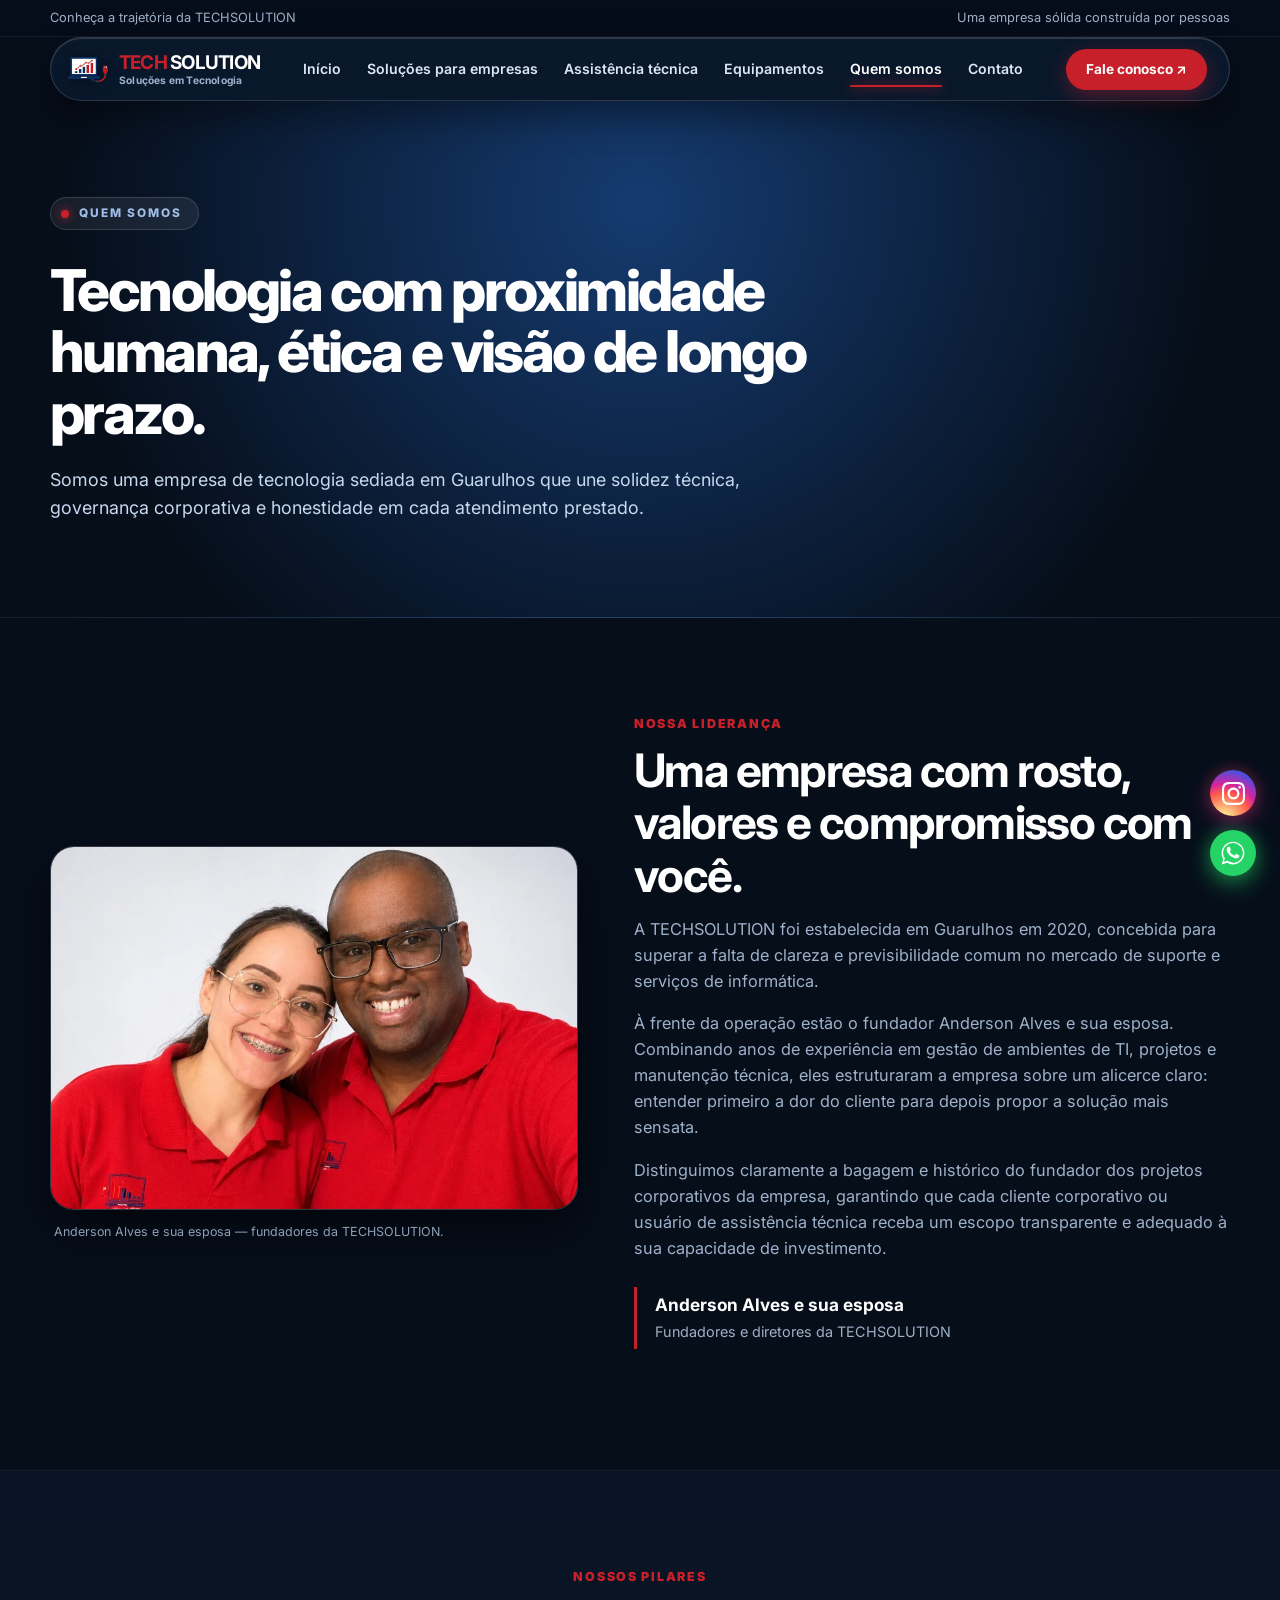
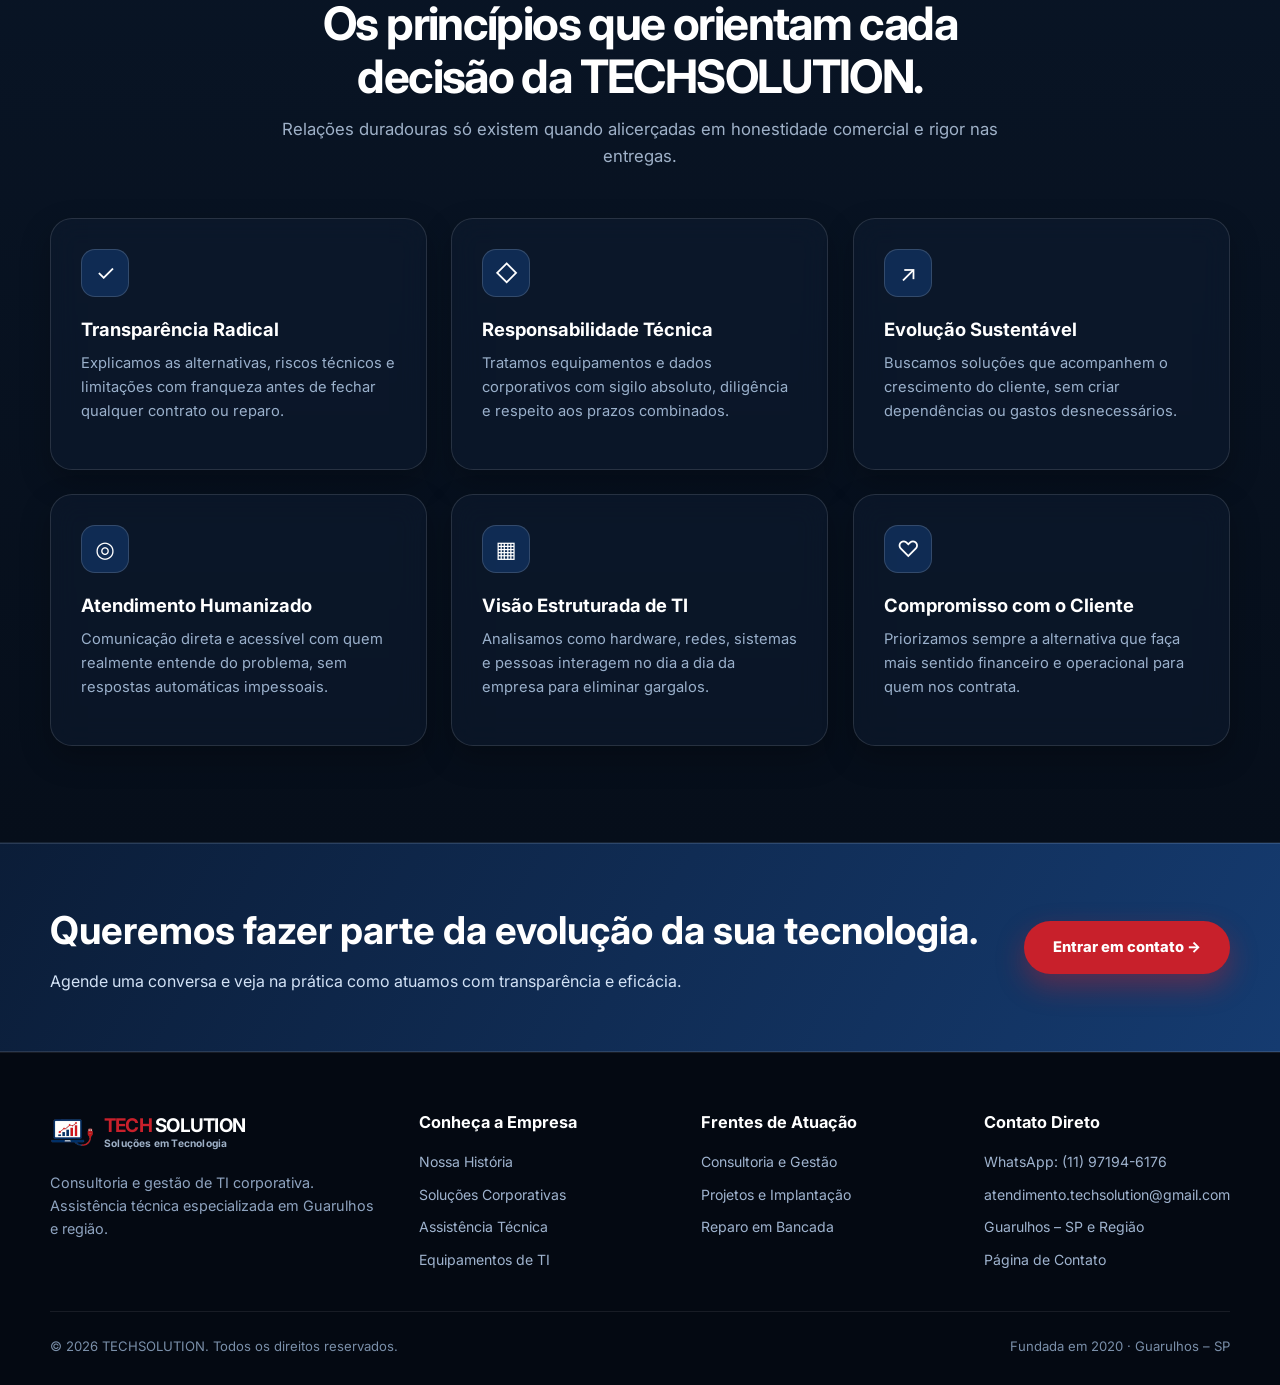
<file: sobre.html>
<!doctype html>
<html lang="pt-BR">
<head>
  <meta charset="utf-8">
  <meta name="viewport" content="width=device-width, initial-scale=1">
  <meta name="description" content="Conheça a história e os fundadores da TECHSOLUTION, Anderson Alves e sua liderança no mercado de tecnologia em Guarulhos desde 2020.">
  <meta name="theme-color" content="#102b52">
  <title>Quem Somos | TECHSOLUTION</title>

  <!-- Canonical & SEO -->
  <link rel="canonical" href="https://techsolution.com.br/sobre.html">
  <meta name="robots" content="index, follow">

  <!-- Open Graph -->
  <meta property="og:type" content="website">
  <meta property="og:url" content="https://techsolution.com.br/sobre.html">
  <meta property="og:title" content="Quem Somos | TECHSOLUTION">
  <meta property="og:description" content="Valores, trajetória e compromisso dos fundadores da TECHSOLUTION em Guarulhos.">
  <meta property="og:image" content="https://techsolution.com.br/assets/fundadores-quem-somos.jpg">

  <!-- Favicons -->
  <link rel="icon" type="image/png" href="assets/logo-simbolo-transparente.png">

  <!-- Fontes -->
  <link rel="preconnect" href="https://fonts.googleapis.com">
  <link rel="preconnect" href="https://fonts.gstatic.com" crossorigin>
  <link href="https://fonts.googleapis.com/css2?family=Inter:wght@400;500;600;700;800;900&display=swap" rel="stylesheet">
  
  <link rel="stylesheet" href="assets/site.css">
</head>
<body>
<a href="#conteudo-principal" class="skip-link">Pular para o conteúdo principal</a>

<div class="topline">
  <div class="container">
    <span>Conheça a trajetória da TECHSOLUTION</span>
    <span>Uma empresa sólida construída por pessoas</span>
  </div>
</div>

<header class="site-header">
  <div class="container nav-wrap">
    <a class="brand" href="index.html" aria-label="TECHSOLUTION início">
      <picture>
        <source srcset="assets/logo-simbolo-transparente.webp" type="image/webp">
        <img src="assets/logo-simbolo-transparente.png" alt="Símbolo oficial da TECHSOLUTION" width="52" height="54">
      </picture>
      <span class="brand-copy">
        <b><i>TECH</i> SOLUTION</b>
        <small>Soluções em Tecnologia</small>
      </span>
    </a>

    <button class="menu-toggle" aria-expanded="false" aria-label="Abrir menu de navegação">☰ Menu</button>

    <nav class="nav" aria-label="Navegação principal">
      <a href="index.html">Início</a>
      <a href="empresas.html">Soluções para empresas</a>
      <a href="assistencia.html">Assistência técnica</a>
      <a href="equipamentos.html">Equipamentos</a>
      <a class="active" href="sobre.html" aria-current="page">Quem somos</a>
      <a href="contato.html">Contato</a>
    </nav>

    <a class="nav-cta" href="contato.html">Fale conosco ↗</a>
  </div>
</header>

<main id="conteudo-principal">
  <section class="page-hero">
    <div class="container">
      <span class="eyebrow">QUEM SOMOS</span>
      <h1>Tecnologia com proximidade humana, ética e visão de longo prazo.</h1>
      <p>Somos uma empresa de tecnologia sediada em Guarulhos que une solidez técnica, governança corporativa e honestidade em cada atendimento prestado.</p>
    </div>
  </section>

  <section class="section">
    <div class="container about-grid">
      <div class="founder-photo">
          <picture>
            <source srcset="assets/fundadores-quem-somos.webp" type="image/webp">
            <img src="assets/fundadores-quem-somos.jpg" alt="Fotografia dos fundadores da TECHSOLUTION, Anderson Alves e sua esposa" loading="lazy" width="800" height="550">
          </picture>
          <p class="photo-note">Anderson Alves e sua esposa — fundadores da TECHSOLUTION.</p>
        </div>

      <div class="about-content">
        <div class="kicker">Nossa Liderança</div>
        <h2>Uma empresa com rosto, valores e compromisso com você.</h2>
        <p>A TECHSOLUTION foi estabelecida em Guarulhos em 2020, concebida para superar a falta de clareza e previsibilidade comum no mercado de suporte e serviços de informática.</p>
        <p>À frente da operação estão o fundador Anderson Alves e sua esposa. Combinando anos de experiência em gestão de ambientes de TI, projetos e manutenção técnica, eles estruturaram a empresa sobre um alicerce claro: entender primeiro a dor do cliente para depois propor a solução mais sensata.</p>
        <p>Distinguimos claramente a bagagem e histórico do fundador dos projetos corporativos da empresa, garantindo que cada cliente corporativo ou usuário de assistência técnica receba um escopo transparente e adequado à sua capacidade de investimento.</p>
        <div class="founder-signature">
          <strong>Anderson Alves e sua esposa</strong>
          <span>Fundadores e diretores da TECHSOLUTION</span>
        </div>
      </div>
    </div>
  </section>

  <section class="section section-soft">
    <div class="container">
      <div class="section-head center">
        <div class="kicker">Nossos Pilares</div>
        <h2>Os princípios que orientam cada decisão da TECHSOLUTION.</h2>
        <p>Relações duradouras só existem quando alicerçadas em honestidade comercial e rigor nas entregas.</p>
      </div>

      <div class="service-grid">
        <article class="service-card">
          <div class="service-icon" aria-hidden="true">✓</div>
          <h3>Transparência Radical</h3>
          <p>Explicamos as alternativas, riscos técnicos e limitações com franqueza antes de fechar qualquer contrato ou reparo.</p>
        </article>
        <article class="service-card">
          <div class="service-icon" aria-hidden="true">◇</div>
          <h3>Responsabilidade Técnica</h3>
          <p>Tratamos equipamentos e dados corporativos com sigilo absoluto, diligência e respeito aos prazos combinados.</p>
        </article>
        <article class="service-card">
          <div class="service-icon" aria-hidden="true">↗</div>
          <h3>Evolução Sustentável</h3>
          <p>Buscamos soluções que acompanhem o crescimento do cliente, sem criar dependências ou gastos desnecessários.</p>
        </article>
        <article class="service-card">
          <div class="service-icon" aria-hidden="true">◎</div>
          <h3>Atendimento Humanizado</h3>
          <p>Comunicação direta e acessível com quem realmente entende do problema, sem respostas automáticas impessoais.</p>
        </article>
        <article class="service-card">
          <div class="service-icon" aria-hidden="true">▦</div>
          <h3>Visão Estruturada de TI</h3>
          <p>Analisamos como hardware, redes, sistemas e pessoas interagem no dia a dia da empresa para eliminar gargalos.</p>
        </article>
        <article class="service-card">
          <div class="service-icon" aria-hidden="true">♡</div>
          <h3>Compromisso com o Cliente</h3>
          <p>Priorizamos sempre a alternativa que faça mais sentido financeiro e operacional para quem nos contrata.</p>
        </article>
      </div>
    </div>
  </section>

  <section class="split-band">
    <div class="container">
      <div>
        <h2>Queremos fazer parte da evolução da sua tecnologia.</h2>
        <p>Agende uma conversa e veja na prática como atuamos com transparência e eficácia.</p>
      </div>
      <a class="btn btn-red" href="contato.html">Entrar em contato →</a>
    </div>
  </section>
</main>

<footer class="site-footer">
  <div class="container">
    <div class="footer-grid">
      <div class="footer-brand">
        <a class="brand" href="index.html" aria-label="TECHSOLUTION início">
          <picture>
            <source srcset="assets/logo-simbolo-transparente.webp" type="image/webp">
            <img src="assets/logo-simbolo-transparente.png" alt="Símbolo oficial da TECHSOLUTION" width="48" height="50">
          </picture>
          <span class="brand-copy">
            <b><i>TECH</i> SOLUTION</b>
            <small>Soluções em Tecnologia</small>
          </span>
        </a>
        <p>Consultoria e gestão de TI corporativa. Assistência técnica especializada em Guarulhos e região.</p>
      </div>
      <div>
        <h4>Conheça a Empresa</h4>
        <div class="footer-links">
          <a href="sobre.html">Nossa História</a>
          <a href="empresas.html">Soluções Corporativas</a>
          <a href="assistencia.html">Assistência Técnica</a>
          <a href="equipamentos.html">Equipamentos de TI</a>
        </div>
      </div>
      <div>
        <h4>Frentes de Atuação</h4>
        <div class="footer-links">
          <a href="empresas.html#consultoria">Consultoria e Gestão</a>
          <a href="empresas.html#projetos">Projetos e Implantação</a>
          <a href="assistencia.html#placas">Reparo em Bancada</a>
        </div>
      </div>
      <div>
        <h4>Contato Direto</h4>
        <div class="footer-links">
          <a href="https://wa.me/5511971946176" target="_blank" rel="noopener noreferrer">WhatsApp: (11) 97194-6176</a>
          <a href="mailto:atendimento.techsolution@gmail.com">atendimento.techsolution@gmail.com</a>
          <span>Guarulhos – SP e Região</span>
          <a href="contato.html">Página de Contato</a>
        </div>
      </div>
    </div>
    <div class="footer-bottom">
      <span>© <span data-year></span> TECHSOLUTION. Todos os direitos reservados.</span>
      <span>Fundada em 2020 · Guarulhos – SP</span>
    </div>
  </div>
</footer>

<!-- Botões Flutuantes: WhatsApp e Instagram -->
<div class="floating-socials">
  <a class="float-btn float-btn-instagram" href="https://www.instagram.com/techsolutiongru/" aria-label="Siga-nos no Instagram @techsolutiongru" target="_blank" rel="noopener noreferrer">
    <svg viewBox="0 0 24 24" aria-hidden="true">
      <path d="M12 2.163c3.204 0 3.584.012 4.85.07 3.252.148 4.771 1.691 4.919 4.919.058 1.265.069 1.645.069 4.849 0 3.205-.012 3.584-.069 4.849-.149 3.225-1.664 4.771-4.919 4.919-1.266.058-1.644.07-4.85.07-3.204 0-3.584-.012-4.849-.07-3.26-.149-4.771-1.699-4.919-4.92-.058-1.265-.07-1.644-.07-4.849 0-3.204.013-3.583.07-4.849.149-3.227 1.664-4.771 4.919-4.919 1.266-.057 1.645-.069 4.849-.069zm0-2.163c-3.259 0-3.667.014-4.947.072-4.358.2-6.78 2.618-6.98 6.98-.059 1.281-.073 1.689-.073 4.948 0 3.259.014 3.668.072 4.948.2 4.358 2.618 6.78 6.98 6.98 1.281.058 1.689.072 4.948.072 3.259 0 3.668-.014 4.948-.072 4.354-.2 6.782-2.618 6.979-6.98.059-1.28.073-1.689.073-4.948 0-3.259-.014-3.667-.072-4.947-.196-4.354-2.617-6.78-6.979-6.98-1.281-.059-1.69-.073-4.949-.073zm0 5.838c-3.403 0-6.162 2.759-6.162 6.162s2.759 6.163 6.162 6.163 6.162-2.759 6.162-6.163c0-3.403-2.759-6.162-6.162-6.162zm0 10.162c-2.209 0-4-1.79-4-4 0-2.209 1.791-4 4-4s4 1.791 4 4c0 2.21-1.791 4-4 4zm6.406-11.845c-.796 0-1.441.645-1.441 1.44s.645 1.44 1.441 1.44c.795 0 1.439-.645 1.439-1.44s-.644-1.44-1.439-1.44z"/>
    </svg>
  </a>
  <a class="float-btn float-btn-whatsapp" href="https://wa.me/5511971946176?text=Ol%C3%A1%2C%20gostaria%20de%20falar%20com%20a%20TECHSOLUTION." aria-label="Conversar com a TECHSOLUTION pelo WhatsApp" target="_blank" rel="noopener noreferrer">
    <svg viewBox="0 0 32 32" aria-hidden="true">
      <path d="M16 2C8.28 2 2 8.28 2 16c0 2.73.78 5.29 2.14 7.46L2.05 30.1l6.83-2.04C10.93 29.31 13.39 30 16 30c7.72 0 14-6.28 14-14S23.72 2 16 2zm0 25.56c-2.34 0-4.57-.68-6.48-1.87l-.46-.29-4.32 1.29 1.32-4.19-.3-.48C4.5 19.98 3.82 18.04 3.82 16c0-6.72 5.46-12.18 12.18-12.18s12.18 5.46 12.18 12.18-5.46 12.18-12.18 12.18zm6.94-9.15c-.38-.19-2.26-1.12-2.61-1.25-.35-.13-.6-.19-.85.19-.25.38-.98 1.25-1.2 1.51-.22.25-.45.29-.83.1-.38-.19-1.61-.59-3.07-1.89-1.13-1.01-1.9-2.26-2.12-2.64-.22-.38-.02-.59.17-.78.17-.17.38-.45.57-.67.19-.22.25-.38.38-.63.13-.25.06-.48-.03-.67-.1-.19-.85-2.05-1.17-2.8-.31-.75-.62-.64-.85-.65h-.73c-.25 0-.67.09-1.02.48-.35.38-1.34 1.31-1.34 3.2 0 1.88 1.37 3.7 1.56 3.96.19.25 2.7 4.12 6.54 5.77.91.39 1.62.63 2.18.81.92.29 1.76.25 2.42.15.74-.11 2.26-.92 2.58-1.82.32-.89.32-1.66.22-1.82-.09-.16-.34-.26-.72-.45z"/>
    </svg>
  </a>
</div>

<script src="assets/site.js"></script>
</body>
</html>
</file>
<file: assets/site.css>
:root{
  /* Paleta Institucional TECHSOLUTION */
  --navy: #0b1a30;
  --navy-deep: #060e1a;
  --blue: #153B70;
  --blue-light: #23589e;
  --blue-glow: rgba(21, 59, 112, 0.45);
  --red: #C8202B;
  --red-hover: #b01923;
  --red-glow: rgba(200, 32, 43, 0.4);
  --ink: #172338;
  --grafite: #252A32;
  --muted: #8e9bb0;
  --soft: #0e1d33;
  --white: #ffffff;

  /* Efeitos de Superfície & Glassmorphism estilo Twistboxes */
  --glass-bg: rgba(11, 26, 48, 0.72);
  --glass-border: rgba(255, 255, 255, 0.12);
  --glass-border-focus: rgba(200, 32, 43, 0.5);
  --card-radius: 24px;
  --pill-radius: 999px;
  --shadow-dark: 0 20px 48px rgba(0, 0, 0, 0.5);
  --shadow-glow: 0 10px 30px rgba(21, 59, 112, 0.25);

  /* Curvas de transição refinadas (cubic-bezier estilo Webflow) */
  --ease-spring: cubic-bezier(0.16, 1, 0.3, 1);
  --ease-smooth: cubic-bezier(0.25, 0.1, 0.25, 1);
}

*{box-sizing:border-box}

html{
  scroll-behavior:smooth;
}

body{
  margin:0;
  font-family:Inter,Manrope,system-ui,-apple-system,"Segoe UI",sans-serif;
  color:#f0f4f9;
  background:var(--navy-deep);
  line-height:1.6;
  -webkit-font-smoothing:antialiased;
  -moz-osx-font-smoothing:grayscale;
  overflow-x:hidden;
}

/* Acessibilidade: Skip Link */
.skip-link{
  position:absolute;
  top:-100px;
  left:24px;
  background:var(--red);
  color:#fff;
  padding:12px 20px;
  z-index:9999;
  border-radius:0 0 12px 12px;
  font-weight:700;
  text-decoration:none;
  transition:top .2s ease;
}
.skip-link:focus{
  top:0;
  outline:3px solid #fff;
}

/* Indicador de Foco Acessível */
a:focus-visible,
button:focus-visible,
input:focus-visible,
select:focus-visible,
textarea:focus-visible{
  outline:3px solid var(--red);
  outline-offset:3px;
}

a{color:inherit;text-decoration:none}
img{max-width:100%;display:block;height:auto}
button,input,textarea,select{font:inherit}

.container{
  width:min(1180px,calc(100% - 44px));
  margin:auto;
}

/* Topline sutil */
.topline{
  background:rgba(6, 14, 26, 0.9);
  color:#9eb0c7;
  font-size:.8rem;
  padding:8px 0;
  border-bottom:1px solid rgba(255,255,255,0.06);
}
.topline .container{
  display:flex;
  justify-content:space-between;
  gap:16px;
  flex-wrap:wrap;
}

/* NAVBAR FLUTUANTE EM PÍLULA (ESTILO TWISTBOXES COM ANIMAÇÃO DE SCROLL) */
.site-header{
  position:sticky;
  top:16px;
  z-index:100;
  padding:0 16px;
  pointer-events:none;
  transition:transform 0.3s var(--ease-spring);
}
.nav-wrap{
  pointer-events:auto;
  width:min(1180px,100%);
  margin:0 auto;
  min-height:64px;
  display:flex;
  align-items:center;
  justify-content:space-between;
  gap:20px;
  background:rgba(11, 26, 48, 0.85);
  backdrop-filter:blur(22px);
  -webkit-backdrop-filter:blur(22px);
  border:1px solid rgba(255, 255, 255, 0.14);
  border-radius:var(--pill-radius);
  padding:6px 22px 6px 16px;
  box-shadow:0 16px 36px rgba(0, 0, 0, 0.4), inset 0 1px 0 rgba(255, 255, 255, 0.15);
  transition:all 0.35s var(--ease-spring);
}
.nav-wrap.scrolled{
  background:rgba(8, 19, 36, 0.94);
  border-color:rgba(255, 255, 255, 0.22);
  min-height:56px;
  box-shadow:0 20px 45px rgba(0, 0, 0, 0.55), 0 0 30px rgba(21, 59, 112, 0.3);
}

.site-header .brand{
  display:flex;
  align-items:center;
  gap:10px;
  text-decoration:none;
  transition:transform 0.25s var(--ease-spring);
}
.site-header .brand:hover{
  transform:scale(1.02);
}
.site-header .brand img{
  width:42px;
  height:44px;
  object-fit:contain;
  filter:drop-shadow(0 2px 8px rgba(0,0,0,0.4));
}
.brand-copy{
  display:flex;
  flex-direction:column;
  line-height:1.05;
}
.brand-copy b{
  font-size:1.18rem;
  letter-spacing:-.04em;
  color:#fff;
  white-space:nowrap;
}
.brand-copy b i{
  font-style:normal;
  color:var(--red);
}
.brand-copy small{
  font-size:.64rem;
  color:#9fb3ce;
  font-weight:700;
  letter-spacing:.02em;
  margin-top:2px;
}

.nav{
  display:flex;
  align-items:center;
  gap:26px;
  font-size:.88rem;
  font-weight:600;
  color:#dbe6f5;
}
.nav a{
  transition:all .25s var(--ease-smooth);
  padding:6px 0;
  position:relative;
}
.nav a:hover{
  color:#fff;
  transform:translateY(-1px);
}
.nav a.active{
  color:#fff;
}
.nav a.active::after{
  content:"";
  position:absolute;
  bottom:0;
  left:0;
  width:100%;
  height:2px;
  background:var(--red);
  border-radius:2px;
  box-shadow:0 0 12px var(--red);
}

.nav-cta{
  display:inline-flex;
  align-items:center;
  gap:8px;
  background:var(--red);
  color:#fff;
  padding:10px 20px;
  border-radius:var(--pill-radius);
  font-weight:700;
  font-size:.85rem;
  white-space:nowrap;
  box-shadow:0 6px 20px rgba(200, 32, 43, 0.4);
  transition:all .3s var(--ease-spring);
}
.nav-cta:hover{
  background:var(--red-hover);
  transform:translateY(-2px) scale(1.03);
  box-shadow:0 10px 28px rgba(200, 32, 43, 0.6);
}

.menu-toggle{
  display:none;
  border:1px solid var(--glass-border);
  background:rgba(255,255,255,0.06);
  border-radius:var(--pill-radius);
  padding:8px 14px;
  color:#fff;
  font-weight:700;
  font-size:.85rem;
  cursor:pointer;
}

/* ======================================================
   HERO SECTION — ANIMAÇÕES CINÉTICAS DE ENTRADA + FUNDO
   ====================================================== */
.hero{
  position:relative;
  overflow:hidden;
  background:radial-gradient(circle at 50% 20%, #1a427b 0%, var(--navy-deep) 70%);
  color:#fff;
  padding-top:40px;
  isolation:isolate;
}

/* Grade de linhas cinéticas no fundo (CSS puro) */
.hero-grid-bg{
  position:absolute;
  inset:0;
  background-image:
    linear-gradient(rgba(21,59,112,0.18) 1px, transparent 1px),
    linear-gradient(90deg, rgba(21,59,112,0.18) 1px, transparent 1px);
  background-size:60px 60px;
  mask-image:radial-gradient(ellipse 80% 60% at 50% 50%, black 30%, transparent 100%);
  -webkit-mask-image:radial-gradient(ellipse 80% 60% at 50% 50%, black 30%, transparent 100%);
  z-index:-1;
  animation:gridDrift 20s linear infinite;
}
@keyframes gridDrift{
  0%{ background-position: 0 0, 0 0; }
  100%{ background-position: 60px 60px, 60px 60px; }
}

/* Orbs de luz ambiente */
.hero-orb{
  position:absolute;
  border-radius:50%;
  filter:blur(70px);
  z-index:-1;
  pointer-events:none;
}
.hero-orb-1{
  width:600px;
  height:600px;
  top:-200px;
  left:-80px;
  background:radial-gradient(circle, rgba(21, 59, 112, 0.5) 0%, transparent 70%);
  animation:orbFloat1 12s ease-in-out infinite alternate;
}
.hero-orb-2{
  width:500px;
  height:500px;
  top:-100px;
  right:-60px;
  background:radial-gradient(circle, rgba(200, 32, 43, 0.22) 0%, transparent 70%);
  animation:orbFloat2 10s ease-in-out infinite alternate;
}
@keyframes orbFloat1{
  0%{ transform:translate(0,0) scale(1); }
  100%{ transform:translate(40px, 60px) scale(1.12); }
}
@keyframes orbFloat2{
  0%{ transform:translate(0,0) scale(0.9); }
  100%{ transform:translate(-50px, 40px) scale(1.1); }
}

/* Overlay com datacenter texturizado */
.hero::before{
  content:"";
  position:absolute;
  inset:0;
  background:
    radial-gradient(circle at 80% 30%, rgba(200,32,43,0.14) 0%, transparent 60%),
    linear-gradient(180deg, rgba(6,14,26,0.3) 0%, var(--navy-deep) 100%),
    url('hero-datacenter.webp') center/cover no-repeat;
  opacity:0.22;
  mix-blend-mode:luminosity;
  z-index:-1;
}

.hero-grid{
  min-height:580px;
  display:grid;
  grid-template-columns:1.1fr .9fr;
  align-items:center;
  gap:40px;
  padding:64px 0 60px;
}

/* =============================================
   ANIMAÇÕES DE ENTRADA NO CARREGAMENTO (CSS PURO)
   Sem dependência de JS — disparam ao carregar
   ============================================= */
@keyframes heroFadeUp{
  from{ opacity:0; transform:translate3d(0, 32px, 0); }
  to{ opacity:1; transform:translate3d(0, 0, 0); }
}
@keyframes heroFadeIn{
  from{ opacity:0; }
  to{ opacity:1; }
}
@keyframes heroSlideRight{
  from{ opacity:0; transform:translate3d(-24px, 0, 0); }
  to{ opacity:1; transform:translate3d(0, 0, 0); }
}
@keyframes heroSlideLeft{
  from{ opacity:0; transform:translate3d(24px, 0, 0); }
  to{ opacity:1; transform:translate3d(0, 0, 0); }
}
@keyframes statBounceIn{
  0%{ opacity:0; transform:translate3d(0, 20px, 0) scale(0.85); }
  70%{ transform:translate3d(0, -4px, 0) scale(1.04); }
  100%{ opacity:1; transform:translate3d(0, 0, 0) scale(1); }
}

.anim-hero-1{
  animation:heroSlideRight 0.7s var(--ease-spring) 0.1s both;
}
.anim-hero-2{
  animation:heroFadeUp 0.8s var(--ease-spring) 0.25s both;
}
.anim-hero-3{
  animation:heroFadeUp 0.8s var(--ease-spring) 0.4s both;
}
.anim-hero-4{
  animation:heroFadeUp 0.7s var(--ease-spring) 0.55s both;
}
.anim-hero-5{
  animation:heroFadeIn 0.8s ease 0.75s both;
}
.anim-hero-6{
  animation:heroSlideLeft 0.9s var(--ease-spring) 0.3s both;
}
.anim-badge-1{
  animation:statBounceIn 0.75s var(--ease-spring) 0.9s both;
}
.anim-badge-2{
  animation:statBounceIn 0.75s var(--ease-spring) 1.1s both;
}

/* EYEBROW PÍLULA FLUTUANTE */
.eyebrow{
  display:inline-flex;
  gap:10px;
  align-items:center;
  color:#9fbde6;
  text-transform:uppercase;
  letter-spacing:.16em;
  font-weight:800;
  font-size:.74rem;
  background:rgba(255,255,255,0.07);
  border:1px solid rgba(255,255,255,0.14);
  padding:6px 16px 6px 10px;
  border-radius:var(--pill-radius);
  margin-bottom:12px;
  /* floatSoft é adicionado APÓS a animação de entrada */
  animation:heroSlideRight 0.7s var(--ease-spring) 0.1s both,
            floatSoft 4s 0.8s infinite alternate ease-in-out;
}
.eyebrow::before{
  content:"";
  width:8px;
  height:8px;
  border-radius:50%;
  background:var(--red);
  box-shadow:0 0 10px var(--red);
  flex-shrink:0;
  animation:pulseDot 2s ease-in-out infinite;
}
@keyframes pulseDot{
  0%,100%{ box-shadow:0 0 8px var(--red); transform:scale(1); }
  50%{ box-shadow:0 0 18px var(--red), 0 0 30px rgba(200,32,43,0.3); transform:scale(1.3); }
}

@keyframes floatSoft{
  0%{ transform:translateY(0); }
  100%{ transform:translateY(-4px); }
}

/* BADGES ESTATÍSTICOS FLUTUANTES */
.hero-visual{
  min-height:360px;
  display:flex;
  flex-direction:column;
  align-items:flex-end;
  justify-content:center;
  gap:20px;
  position:relative;
}
.hero-stat-badge{
  background:rgba(11,26,48,0.82);
  border:1px solid rgba(255,255,255,0.18);
  backdrop-filter:blur(16px);
  -webkit-backdrop-filter:blur(16px);
  border-radius:18px;
  padding:16px 22px;
  min-width:160px;
  box-shadow:0 12px 32px rgba(0,0,0,.45), inset 0 1px 0 rgba(255,255,255,0.1);
  display:flex;
  flex-direction:column;
  gap:2px;
  animation:floatBadge1 6s ease-in-out 1s infinite alternate;
}
.hero-stat-badge--red{
  border-color:rgba(200,32,43,0.4);
  box-shadow:0 12px 32px rgba(0,0,0,.45), 0 0 24px rgba(200,32,43,0.2), inset 0 1px 0 rgba(255,255,255,0.1);
  animation-name:floatBadge2;
  animation-delay:1.3s;
}
@keyframes floatBadge1{
  0%{ transform:translateY(0); }
  100%{ transform:translateY(-8px); }
}
@keyframes floatBadge2{
  0%{ transform:translateY(-4px); }
  100%{ transform:translateY(8px); }
}
.stat-num{
  font-size:2rem;
  font-weight:900;
  color:#fff;
  line-height:1;
  letter-spacing:-.04em;
}
.hero-stat-badge--red .stat-num{
  color:#ff7a84;
}
.stat-label{
  font-size:.74rem;
  color:#9eb5d1;
  font-weight:600;
  text-transform:uppercase;
  letter-spacing:.08em;
}

/* MARQUEE DE TECNOLOGIAS */
.hero-marquee-wrap{
  border-top:1px solid rgba(255,255,255,0.08);
  overflow:hidden;
  position:relative;
  padding:14px 0;
  background:rgba(6,14,26,0.6);
}
.hero-marquee-wrap::before,
.hero-marquee-wrap::after{
  content:"";
  position:absolute;
  top:0;
  bottom:0;
  width:120px;
  z-index:2;
  pointer-events:none;
}
.hero-marquee-wrap::before{
  left:0;
  background:linear-gradient(to right, #060e1a, transparent);
}
.hero-marquee-wrap::after{
  right:0;
  background:linear-gradient(to left, #060e1a, transparent);
}
.hero-marquee{
  display:inline-flex;
  gap:28px;
  align-items:center;
  white-space:nowrap;
  animation:marqueeScroll 30s linear infinite;
  font-size:.8rem;
  font-weight:700;
  color:#7a9ec0;
  text-transform:uppercase;
  letter-spacing:.12em;
}
.hero-marquee span:not(.sep){
  transition:color 0.3s;
}
.hero-marquee:hover{
  animation-play-state:paused;
}
.hero-marquee .sep{
  color:var(--red);
  font-size:.6rem;
  opacity:0.7;
}
@keyframes marqueeScroll{
  0%{ transform:translateX(0); }
  100%{ transform:translateX(-50%); }
}

h1,h2,h3,p{margin-top:0}
h1{
  font-size:clamp(2.5rem,5.5vw,4.4rem);
  line-height:1.06;
  letter-spacing:-.045em;
  margin:18px 0 22px;
  font-weight:800;
}
h1 em{
  font-style:normal;
  color:#ff525e;
}

.hero-copy>p{
  font-size:1.16rem;
  color:#c7d7eb;
  max-width:620px;
  margin-bottom:34px;
  line-height:1.6;
}

/* BOTÕES TWISTBOXES */
.actions{
  display:flex;
  flex-wrap:wrap;
  gap:16px;
  align-items:center;
}
.btn{
  display:inline-flex;
  align-items:center;
  justify-content:center;
  gap:10px;
  padding:14px 28px;
  border-radius:var(--pill-radius);
  font-weight:800;
  font-size:.92rem;
  border:1px solid transparent;
  transition:all .3s var(--ease-spring);
  cursor:pointer;
  text-align:center;
}
.btn:hover{
  transform:translateY(-3px);
}
.btn-red{
  background:var(--red);
  color:#fff;
  box-shadow:0 12px 28px rgba(200,32,43,.4);
}
.btn-red:hover{
  background:var(--red-hover);
  box-shadow:0 16px 36px rgba(200,32,43,.6);
}
.btn-outline-light{
  border-color:rgba(255,255,255,.24);
  color:#fff;
  background:rgba(255,255,255,.06);
  backdrop-filter:blur(10px);
}
.btn-outline-light:hover{
  background:rgba(255,255,255,.16);
  border-color:rgba(255,255,255,.4);
}
.btn-blue{
  background:var(--blue);
  color:#fff;
  box-shadow:0 10px 26px rgba(21,59,112,.4);
}
.btn-blue:hover{
  background:#1a488a;
}

.hero-note{
  margin-top:34px;
  display:flex;
  gap:20px;
  flex-wrap:wrap;
  color:#a5bad5;
  font-size:.85rem;
}
.hero-note span{
  display:flex;
  gap:8px;
  align-items:center;
}
.hero-note b{
  color:#fff;
}

/* CHIP FLUTUANTE EM VIDRO (3D TILT CAPABLE) */
.hero-visual{
  min-height:300px;
  display:flex;
  align-items:end;
  justify-content:flex-end;
}
.hero-chip{
  background:rgba(11, 26, 48, 0.8);
  border:1px solid rgba(255,255,255,.2);
  backdrop-filter:blur(20px);
  -webkit-backdrop-filter:blur(20px);
  border-radius:var(--card-radius);
  padding:24px 28px;
  max-width:320px;
  box-shadow:var(--shadow-dark);
  transition:transform 0.15s ease-out, box-shadow 0.3s ease;
  will-change:transform;
}
.hero-chip strong{
  display:block;
  font-size:1.24rem;
  margin-bottom:6px;
  color:#fff;
}
.hero-chip span{
  font-size:.88rem;
  color:#bcd0e8;
  line-height:1.45;
}

/* FAIXA DE CONFIANÇA */
.trust-strip{
  background:rgba(8, 19, 36, 0.95);
  border-top:1px solid rgba(255,255,255,0.08);
  border-bottom:1px solid rgba(255,255,255,0.08);
  color:#fff;
}
.trust-grid{
  display:grid;
  grid-template-columns:repeat(4,1fr);
}
.trust-item{
  padding:20px 16px;
  display:flex;
  gap:12px;
  align-items:center;
  border-right:1px solid rgba(255,255,255,.08);
  font-size:.88rem;
  font-weight:700;
  color:#d4e2f2;
  transition:background 0.25s;
}
.trust-item:hover{
  background:rgba(255,255,255,0.03);
}
.trust-item:last-child{
  border:0;
}
.trust-icon{
  font-size:1.25rem;
  color:var(--red);
  transition:transform 0.3s var(--ease-spring);
}
.trust-item:hover .trust-icon{
  transform:scale(1.2) rotate(6deg);
}

/* SEÇÕES */
.section{
  padding:96px 0;
  position:relative;
}
.section-soft{
  background:linear-gradient(180deg, #091526 0%, #060e1a 100%);
  border-top:1px solid rgba(255,255,255,0.06);
  border-bottom:1px solid rgba(255,255,255,0.06);
}
.section-head{
  max-width:740px;
  margin-bottom:48px;
}
.section-head.center{
  text-align:center;
  margin-left:auto;
  margin-right:auto;
}
.kicker{
  color:var(--red);
  font-size:.78rem;
  font-weight:900;
  letter-spacing:.14em;
  text-transform:uppercase;
  margin-bottom:10px;
}
.section h2{
  font-size:clamp(2rem,3.6vw,3rem);
  line-height:1.14;
  letter-spacing:-.035em;
  color:#fff;
  margin-bottom:14px;
}
.section-head p{
  color:#9fb1c8;
  font-size:1.05rem;
  margin-bottom:0;
}

/* CARDS DE PÚBLICO (GLASSMORPHISM + MICROINTERAÇÕES) */
.audience-grid{
  display:grid;
  grid-template-columns:1fr 1fr;
  gap:30px;
}
.audience-card{
  display:grid;
  grid-template-columns:44% 56%;
  background:rgba(14, 29, 51, 0.65);
  border:1px solid var(--glass-border);
  backdrop-filter:blur(16px);
  -webkit-backdrop-filter:blur(16px);
  border-radius:var(--card-radius);
  overflow:hidden;
  box-shadow:var(--shadow-dark);
  min-height:290px;
  transition:transform 0.2s ease-out, border-color 0.3s ease, box-shadow 0.3s ease;
  will-change:transform;
}
.audience-card:hover{
  border-color:rgba(255,255,255,0.26);
  box-shadow:0 26px 56px rgba(0, 0, 0, 0.65), 0 0 35px rgba(21, 59, 112, 0.35);
}
.audience-card picture,
.audience-card img{
  height:100%;
  width:100%;
  transition:transform 0.6s var(--ease-spring);
}
.audience-card:hover img{
  transform:scale(1.05);
}
.audience-card img{
  object-fit:cover;
}
.audience-content{
  padding:34px;
  display:flex;
  flex-direction:column;
  align-items:flex-start;
  justify-content:center;
}
.audience-content .mini-label{
  font-size:.74rem;
  font-weight:900;
  text-transform:uppercase;
  letter-spacing:.12em;
  color:var(--red);
}
.audience-content h3{
  font-size:1.45rem;
  color:#fff;
  margin:10px 0;
  line-height:1.25;
}
.audience-content p{
  color:#9eb0c6;
  font-size:.95rem;
  margin-bottom:22px;
}

/* SOBRE OS FUNDADORES */
.about-grid{
  display:grid;
  grid-template-columns:.94fr 1.06fr;
  gap:56px;
  align-items:center;
}
.founder-photo{
  position:relative;
}
.founder-photo img{
  width:100%;
  aspect-ratio:1.45/1;
  object-fit:cover;
  object-position:center 38%;
  border-radius:var(--card-radius);
  box-shadow:var(--shadow-dark);
  border:1px solid rgba(255,255,255,0.18);
  transition:transform 0.4s var(--ease-spring);
}
.founder-photo:hover img{
  transform:scale(1.02);
}
.photo-note{
  font-size:.78rem;
  color:#8e9fb5;
  margin:12px 4px 0;
}
.about-content p{
  color:#9eb1c9;
  font-size:1.02rem;
}
.founder-signature{
  border-left:3px solid var(--red);
  padding:4px 0 4px 18px;
  margin:26px 0;
}
.founder-signature strong{
  display:block;
  color:#fff;
  font-size:1.08rem;
}
.founder-signature span{
  color:#9fb0c5;
  font-size:.9rem;
}

/* GRID DE SERVIÇOS */
.service-grid{
  display:grid;
  grid-template-columns:repeat(3,1fr);
  gap:24px;
}
.service-card{
  background:rgba(14, 29, 51, 0.5);
  border:1px solid var(--glass-border);
  backdrop-filter:blur(14px);
  -webkit-backdrop-filter:blur(14px);
  border-radius:22px;
  padding:30px;
  box-shadow:0 12px 30px rgba(0,0,0,.25);
  transition:transform 0.2s ease-out, border-color 0.3s ease, box-shadow 0.3s ease;
  display:flex;
  flex-direction:column;
  position:relative;
  overflow:hidden;
  will-change:transform;
}
.service-card::before{
  content:"";
  position:absolute;
  inset:0;
  background:radial-gradient(circle at 100% 0%, rgba(200, 32, 43, 0.1) 0%, transparent 50%);
  opacity:0;
  transition:opacity 0.4s ease;
  pointer-events:none;
}
.service-card:hover::before{
  opacity:1;
}
.service-card:hover{
  border-color:rgba(255,255,255,0.28);
  box-shadow:0 22px 46px rgba(0,0,0,.5), 0 0 25px rgba(21, 59, 112, 0.3);
}
.service-icon{
  width:48px;
  height:48px;
  border-radius:14px;
  background:rgba(21, 59, 112, 0.6);
  border:1px solid rgba(255,255,255,0.15);
  color:#fff;
  display:grid;
  place-items:center;
  font-size:1.4rem;
  margin-bottom:18px;
  transition:transform 0.3s var(--ease-spring), background 0.3s ease;
}
.service-card:hover .service-icon{
  transform:scale(1.1) rotate(-4deg);
  background:var(--red);
  box-shadow:0 0 16px var(--red);
}
.service-card h3{
  color:#fff;
  font-size:1.15rem;
  margin-bottom:8px;
}
.service-card p{
  color:#9ab0cb;
  font-size:.92rem;
  margin-bottom:16px;
  flex-grow:1;
}
.text-link{
  font-weight:800;
  color:#7eaef2;
  font-size:.9rem;
  display:inline-flex;
  align-items:center;
  gap:6px;
  transition:all .2s;
}
.text-link:hover{
  color:#ff636e;
  transform:translateX(4px);
}

/* BANNER DE TRANSIÇÃO (SPLIT BAND) */
.split-band{
  background:linear-gradient(120deg, #0b1d38, var(--blue));
  border-top:1px solid rgba(255,255,255,0.12);
  border-bottom:1px solid rgba(255,255,255,0.12);
  color:#fff;
  padding:56px 0;
}
.split-band .container{
  display:flex;
  justify-content:space-between;
  align-items:center;
  gap:28px;
}
.split-band h2{
  color:#fff;
  margin:0 0 8px;
  font-size:clamp(1.6rem,3.2vw,2.4rem);
}
.split-band p{
  margin:0;
  color:#d2e2f6;
  max-width:650px;
}

/* PROCESSO EM ETAPAS */
.process-grid{
  display:grid;
  grid-template-columns:repeat(5,1fr);
  gap:16px;
}
.process-step{
  background:rgba(14, 29, 51, 0.45);
  border:1px solid var(--glass-border);
  backdrop-filter:blur(10px);
  -webkit-backdrop-filter:blur(10px);
  border-radius:18px;
  padding:24px 16px;
  text-align:center;
  box-shadow:0 8px 24px rgba(0,0,0,.2);
  transition:transform 0.3s var(--ease-spring), border-color 0.3s;
}
.process-step:hover{
  transform:translateY(-6px);
  border-color:rgba(255,255,255,0.25);
}
.process-number{
  width:42px;
  height:42px;
  border-radius:50%;
  background:var(--blue);
  border:1px solid rgba(255,255,255,0.2);
  color:#fff;
  display:grid;
  place-items:center;
  margin:0 auto 14px;
  font-weight:900;
  transition:all 0.3s var(--ease-spring);
}
.process-step:hover .process-number{
  background:var(--red);
  transform:scale(1.12);
  box-shadow:0 0 16px var(--red);
}
.process-step h3{
  font-size:1rem;
  color:#fff;
  margin-bottom:6px;
}
.process-step p{
  font-size:.84rem;
  color:#9eb0c6;
  margin:0;
}

/* SEÇÃO DE CONTATO E FORMULÁRIOS */
.contact-grid{
  display:grid;
  grid-template-columns:.85fr 1.15fr;
  gap:32px;
}
.contact-panel{
  background:rgba(11, 26, 48, 0.75);
  border:1px solid var(--glass-border);
  backdrop-filter:blur(18px);
  -webkit-backdrop-filter:blur(18px);
  border-radius:var(--card-radius);
  padding:36px;
  box-shadow:var(--shadow-dark);
}
.contact-panel h2{
  color:#fff;
}
.contact-panel p{
  color:#a5bad5;
}
.contact-detail{
  padding:15px 0;
  border-top:1px solid rgba(255,255,255,.1);
  font-size:.94rem;
}
.contact-detail strong{
  display:block;
  color:#fff;
  margin-bottom:3px;
}
.contact-detail a{
  color:#82b3f7;
  text-decoration:underline;
  text-underline-offset:3px;
}
.contact-detail a:hover{
  color:#fff;
}

.contact-form{
  background:rgba(11, 26, 48, 0.75);
  border:1px solid var(--glass-border);
  backdrop-filter:blur(18px);
  -webkit-backdrop-filter:blur(18px);
  border-radius:var(--card-radius);
  padding:36px;
  box-shadow:var(--shadow-dark);
}
.form-grid{
  display:grid;
  grid-template-columns:1fr 1fr;
  gap:18px;
}
.field{
  display:flex;
  flex-direction:column;
  gap:7px;
}
.field.full{
  grid-column:1/-1;
}
.field label{
  font-weight:700;
  font-size:.86rem;
  color:#cbd9ec;
}
.field input,
.field select,
.field textarea{
  border:1px solid rgba(255,255,255,0.14);
  background:rgba(6, 14, 26, 0.65);
  border-radius:12px;
  padding:14px 16px;
  outline:none;
  color:#fff;
  font-size:.94rem;
  transition:border-color .2s, box-shadow .2s;
}
.field input:focus,
.field select:focus,
.field textarea:focus{
  border-color:var(--red);
  box-shadow:0 0 0 3px rgba(200, 32, 43, 0.25);
}
.field textarea{
  min-height:120px;
  resize:vertical;
}
.form-help{
  font-size:.82rem;
  color:#8ea1ba;
  margin:16px 0 22px;
  line-height:1.45;
}

/* RODAPÉ ELEGANTE B2B */
.site-footer{
  background:#040912;
  color:#a5bad5;
  padding:56px 0 28px;
  border-top:1px solid rgba(255,255,255,0.08);
}
.footer-grid{
  display:grid;
  grid-template-columns:1.35fr 1fr 1fr 1fr;
  gap:36px;
}
.footer-brand .brand{
  display:flex;
  align-items:center;
  gap:10px;
  margin-bottom:16px;
}
.footer-brand .brand img{
  width:44px;
  height:46px;
  object-fit:contain;
}
.footer-brand .brand-copy b{
  color:#fff;
}
.footer-brand .brand-copy small{
  color:#9eb0c6;
}
.footer-brand p{
  max-width:340px;
  color:#8ea3bf;
  font-size:.9rem;
}
.site-footer h4{
  color:#fff;
  font-size:1.02rem;
  margin:0 0 16px;
}
.footer-links{
  display:grid;
  gap:10px;
  font-size:.88rem;
  color:#9fb3ce;
}
.footer-links a{
  transition:color .2s;
}
.footer-links a:hover{
  color:#fff;
}
.footer-bottom{
  border-top:1px solid rgba(255,255,255,.08);
  margin-top:40px;
  padding-top:24px;
  display:flex;
  justify-content:space-between;
  gap:14px;
  flex-wrap:wrap;
  font-size:.82rem;
  color:#7a8fa9;
}

/* FLOATING SOCIAL DOCK (WHATSAPP & INSTAGRAM) */
.floating-socials {
  position: fixed;
  right: 24px;
  bottom: 24px;
  z-index: 999;
  display: flex;
  flex-direction: column;
  gap: 14px;
  align-items: center;
}

.float-btn {
  width: 46px; height: 46px;
  border-radius: 50%;
  display: flex;
  align-items: center;
  justify-content: center;
  text-decoration: none;
  box-shadow: 0 10px 25px rgba(0, 0, 0, 0.45);
  position: relative;
  transition: transform 0.3s cubic-bezier(0.175, 0.885, 0.32, 1.275), box-shadow 0.3s ease;
}

.float-btn:hover {
  transform: scale(1.12);
}

/* WhatsApp: Verde oficial, pulso suave e brilho neon */
.float-btn-whatsapp {
  background: #25D366;
  box-shadow: 0 8px 24px rgba(37, 211, 102, 0.45), 0 0 18px rgba(37, 211, 102, 0.35);
  animation: pulseWhatsapp 2.4s infinite;
}

.float-btn-whatsapp:hover {
  box-shadow: 0 12px 32px rgba(37, 211, 102, 0.7), 0 0 28px rgba(37, 211, 102, 0.55);
}

.float-btn-whatsapp svg { width: 26px; height: 26px;
  fill: #ffffff;
}

/* Instagram: Gradiente oficial vibrante com brilho sutil */
.float-btn-instagram {
  background: radial-gradient(circle at 30% 107%, #fdf497 0%, #fdf497 5%, #fd5949 45%, #d6249f 60%, #285AEB 90%);
  box-shadow: 0 8px 24px rgba(214, 36, 159, 0.35), 0 0 16px rgba(253, 89, 73, 0.3);
  animation: floatInstagram 4s ease-in-out infinite alternate;
}

.float-btn-instagram:hover {
  box-shadow: 0 12px 32px rgba(214, 36, 159, 0.65), 0 0 26px rgba(253, 89, 73, 0.5);
}

.float-btn-instagram svg { width: 23px; height: 23px;
  fill: #ffffff;
}

@keyframes pulseWhatsapp {
  0% {
    box-shadow: 0 0 0 0 rgba(37, 211, 102, 0.65), 0 8px 24px rgba(0, 0, 0, 0.4);
    transform: scale(1);
  }
  50% {
    box-shadow: 0 0 0 14px rgba(37, 211, 102, 0), 0 12px 28px rgba(37, 211, 102, 0.4);
    transform: scale(1.04);
  }
  100% {
    box-shadow: 0 0 0 0 rgba(37, 211, 102, 0), 0 8px 24px rgba(0, 0, 0, 0.4);
    transform: scale(1);
  }
}

@keyframes floatInstagram {
  0% {
    transform: translateY(0);
  }
  100% {
    transform: translateY(-4px);
  }
}

/* Link Instagram no Topline e Rodapé */
.social-link-inline {
  display: inline-flex;
  align-items: center;
  gap: 6px;
  color: inherit;
  transition: color 0.2s ease;
}
.social-link-inline:hover {
  color: #ff6384 !important;
}
.social-link-inline svg {
  width: 14px;
  height: 14px;
  fill: currentColor;
}

/* PÁGINAS INTERNAS */
.page-hero{
  background:radial-gradient(circle at 50% 20%, #153B70 0%, var(--navy-deep) 75%);
  color:#fff;
  padding:96px 0 76px;
  border-bottom:1px solid rgba(255,255,255,0.08);
}
.page-hero h1{
  font-size:clamp(2.2rem,4.8vw,3.6rem);
  max-width:820px;
}
.page-hero p{
  color:#c7d9ee;
  font-size:1.12rem;
  max-width:740px;
}
.two-col{
  display:grid;
  grid-template-columns:1fr 1fr;
  gap:44px;
  align-items:center;
}
.checklist{
  padding:0;
  list-style:none;
  display:grid;
  gap:14px;
}
.checklist li{
  display:flex;
  gap:12px;
  color:#cddcee;
  font-weight:500;
}
.checklist li:before{
  content:"✓";
  font-weight:900;
  color:var(--red);
}
.notice{
  padding:20px 24px;
  border-radius:18px;
  background:rgba(21, 59, 112, 0.28);
  border:1px solid rgba(255, 255, 255, 0.12);
  border-left:4px solid var(--red);
  color:#d3e2f5;
  font-size:.9rem;
  line-height:1.5;
  margin-top:24px;
}
.service-photo{
  width:100%;
  border-radius:var(--card-radius);
  box-shadow:var(--shadow-dark);
  border:1px solid rgba(255,255,255,0.15);
  aspect-ratio:1.35/1;
  object-fit:cover;
}

/* ==========================================================================
   CLASSES CINÉTICAS E SCROLL REVEAL (INSPIRADO NO WEBFLOW DO TWISTBOXES)
   ========================================================================== */
.reveal-on-scroll{
  opacity:0;
  transform:translate3d(0, 36px, 0) scale3d(0.98, 0.98, 1);
  transition:opacity 0.75s var(--ease-spring), transform 0.75s var(--ease-spring);
  will-change:opacity, transform;
}

.reveal-on-scroll.revealed{
  opacity:1;
  transform:translate3d(0, 0, 0) scale3d(1, 1, 1);
}

/* Delays escalonados para grids */
.service-grid .service-card:nth-child(1){ transition-delay: 0.05s; }
.service-grid .service-card:nth-child(2){ transition-delay: 0.15s; }
.service-grid .service-card:nth-child(3){ transition-delay: 0.25s; }
.service-grid .service-card:nth-child(4){ transition-delay: 0.1s; }
.service-grid .service-card:nth-child(5){ transition-delay: 0.2s; }
.service-grid .service-card:nth-child(6){ transition-delay: 0.3s; }

.process-grid .process-step:nth-child(1){ transition-delay: 0.05s; }
.process-grid .process-step:nth-child(2){ transition-delay: 0.12s; }
.process-grid .process-step:nth-child(3){ transition-delay: 0.19s; }
.process-grid .process-step:nth-child(4){ transition-delay: 0.26s; }
.process-grid .process-step:nth-child(5){ transition-delay: 0.33s; }

/* RESPONSIVIDADE */
@media(max-width:980px){
  .nav{gap:16px;font-size:.82rem}
  .nav-wrap{gap:12px;padding:6px 16px}
  .site-header .brand img{width:38px;height:40px}
  .brand-copy b{font-size:1.08rem}
  .hero-grid{grid-template-columns:1fr;min-height:460px;padding:48px 0}
  .hero-visual{min-height:80px;justify-content:flex-start}
  .audience-card{grid-template-columns:1fr}
  .audience-card picture,
  .audience-card img{height:190px}
  .about-grid{gap:32px}
  .service-grid{grid-template-columns:repeat(2,1fr)}
  .footer-grid{grid-template-columns:1fr 1fr;gap:32px}
  .process-grid{grid-template-columns:repeat(3,1fr)}
}

@media(max-width:760px){
  .site-header{top:10px;padding:0 12px}
  .nav-wrap{min-height:60px;padding:6px 14px}
  .menu-toggle{display:block}
  .nav{
    display:none;
    position:absolute;
    left:16px;
    right:16px;
    top:74px;
    padding:20px 24px;
    background:rgba(11, 26, 48, 0.95);
    backdrop-filter:blur(24px);
    -webkit-backdrop-filter:blur(24px);
    border:1px solid var(--glass-border);
    border-radius:20px;
    box-shadow:var(--shadow-dark);
    flex-direction:column;
    align-items:stretch;
  }
  .nav.open{display:flex}
  .nav a{padding:10px 0;font-size:1rem}
  .nav a.active::after{bottom:4px}
  .nav-cta{display:none}
  .trust-grid{grid-template-columns:1fr 1fr}
  .trust-item:nth-child(2){border-right:0}
  .trust-item{font-size:.82rem;padding:14px 8px}
  .section{padding:68px 0}
  .audience-grid,.about-grid,.contact-grid,.two-col{grid-template-columns:1fr}
  .about-content{order:-1}
  .service-grid{grid-template-columns:1fr}
  .split-band .container{align-items:flex-start;flex-direction:column}
  .process-grid{grid-template-columns:1fr 1fr}
  .form-grid{grid-template-columns:1fr}
  .field.full{grid-column:auto}
  .contact-panel,.contact-form{padding:26px}
}

@media(max-width:480px){
  .container{width:min(100% - 32px,1180px)}
  .audience-card picture,
  .audience-card img{height:160px}
  .audience-content{padding:24px}
  .process-grid{grid-template-columns:1fr}
  .footer-grid{grid-template-columns:1fr}
  .hero h1{font-size:2.2rem}
  .hero-note{gap:10px}
  .actions .btn{width:100%}
  .whatsapp-float{width:52px;height:52px;right:16px;bottom:16px}
  .whatsapp-float svg{width:28px;height:28px}
}

/* Redução de movimento */
@media(prefers-reduced-motion: reduce){
  *,
  *::before,
  *::after{
    animation-duration: 0.01ms !important;
    animation-iteration-count: 1 !important;
    transition-duration: 0.01ms !important;
    scroll-behavior: auto !important;
  }
}

/* ==========================================================================
   CARDS DE SERVIÇOS VISUAIS COM IMAGEM DE FUNDO E GRADIENTE ESCURO (V2)
   ========================================================================== */
.service-grid {
  display: grid;
  grid-template-columns: repeat(3, 1fr);
  gap: 24px;
}

.service-card-visual {
  position: relative;
  border-radius: 22px;
  overflow: hidden;
  min-height: 380px;
  display: flex;
  flex-direction: column;
  justify-content: flex-end;
  padding: 30px;
  border: 1px solid rgba(255, 255, 255, 0.12);
  box-shadow: 0 16px 36px rgba(0, 0, 0, 0.35);
  text-decoration: none;
  color: #fff;
  transition: transform 0.35s var(--ease-spring), border-color 0.35s ease, box-shadow 0.35s ease;
  will-change: transform;
}

.service-card-visual:hover {
  transform: translateY(-8px);
  border-color: rgba(255, 255, 255, 0.3);
  box-shadow: 0 24px 50px rgba(0, 0, 0, 0.6), 0 0 30px rgba(21, 59, 112, 0.4);
}

.service-card-bg {
  position: absolute;
  inset: 0;
  width: 100%;
  height: 100%;
  object-fit: cover;
  object-position: center;
  transition: transform 0.6s var(--ease-spring);
  z-index: 1;
}

.service-card-visual:hover .service-card-bg {
  transform: scale(1.08);
}

.service-card-overlay {
  position: absolute;
  inset: 0;
  background: linear-gradient(
    180deg,
    rgba(6, 14, 26, 0.25) 0%,
    rgba(11, 26, 48, 0.72) 42%,
    rgba(6, 14, 26, 0.96) 100%
  );
  z-index: 2;
  transition: background 0.35s ease;
}

.service-card-visual:hover .service-card-overlay {
  background: linear-gradient(
    180deg,
    rgba(6, 14, 26, 0.15) 0%,
    rgba(15, 37, 68, 0.75) 40%,
    rgba(4, 9, 18, 0.98) 100%
  );
}

.service-card-body {
  position: relative;
  z-index: 3;
  display: flex;
  flex-direction: column;
}

.service-icon-box {
  width: 48px;
  height: 48px;
  border-radius: 14px;
  background: rgba(11, 26, 48, 0.75);
  border: 1px solid rgba(255, 255, 255, 0.2);
  backdrop-filter: blur(12px);
  -webkit-backdrop-filter: blur(12px);
  display: flex;
  align-items: center;
  justify-content: center;
  margin-bottom: 16px;
  transition: all 0.35s var(--ease-spring);
}

.service-icon-box svg {
  width: 24px;
  height: 24px;
  stroke: #ffffff;
  fill: none;
  stroke-width: 2;
  stroke-linecap: round;
  stroke-linejoin: round;
  transition: transform 0.35s var(--ease-spring);
}

.service-card-visual:hover .service-icon-box {
  background: var(--red);
  border-color: rgba(255, 255, 255, 0.4);
  box-shadow: 0 0 20px rgba(200, 32, 43, 0.6);
  transform: translateY(-2px);
}

.service-card-visual:hover .service-icon-box svg {
  transform: scale(1.1);
}

.service-card-body h3 {
  font-size: 1.25rem;
  font-weight: 800;
  color: #ffffff;
  margin: 0 0 8px 0;
  line-height: 1.25;
}

.service-card-body p {
  font-size: 0.9rem;
  color: #c0d1e5;
  line-height: 1.5;
  margin: 0 0 16px 0;
}

.service-card-link {
  font-size: 0.88rem;
  font-weight: 700;
  color: #ff6a75;
  display: inline-flex;
  align-items: center;
  gap: 6px;
  transition: color 0.2s, transform 0.2s;
}

.service-card-visual:hover .service-card-link {
  color: #ffffff;
  transform: translateX(4px);
}

/* ==========================================================================
   METODOLOGIA / LINHA DE PROCESSO CONECTADA COM SETAS E PROGRESSÃO (V2)
   ========================================================================== */
.connected-process {
  position: relative;
  display: grid;
  grid-template-columns: repeat(5, 1fr);
  gap: 20px;
  margin-top: 40px;
}

/* Linha conectora contínua horizontal */
.connected-process::before {
  content: "";
  position: absolute;
  top: 36px;
  left: 5%;
  right: 5%;
  height: 3px;
  background: linear-gradient(90deg, rgba(21, 59, 112, 0.5), rgba(200, 32, 43, 0.7), rgba(21, 59, 112, 0.5));
  z-index: 1;
}

.process-node {
  position: relative;
  z-index: 2;
  background: rgba(11, 26, 48, 0.85);
  border: 1px solid rgba(255, 255, 255, 0.12);
  backdrop-filter: blur(16px);
  -webkit-backdrop-filter: blur(16px);
  border-radius: 20px;
  padding: 24px 18px 20px;
  text-align: center;
  box-shadow: 0 10px 28px rgba(0, 0, 0, 0.35);
  transition: all 0.35s var(--ease-spring);
  display: flex;
  flex-direction: column;
  align-items: center;
}

.process-node:hover {
  transform: translateY(-8px);
  border-color: rgba(200, 32, 43, 0.4);
  box-shadow: 0 18px 40px rgba(0, 0, 0, 0.5), 0 0 25px rgba(21, 59, 112, 0.35);
}

.process-circle {
  width: 54px;
  height: 54px;
  border-radius: 50%;
  background: linear-gradient(135deg, #153B70 0%, #0b1a30 100%);
  border: 2px solid rgba(255, 255, 255, 0.22);
  color: #fff;
  display: flex;
  align-items: center;
  justify-content: center;
  margin-bottom: 16px;
  font-weight: 900;
  font-size: 1.15rem;
  box-shadow: 0 4px 14px rgba(0, 0, 0, 0.4);
  transition: all 0.35s var(--ease-spring);
  position: relative;
}

.process-circle svg {
  width: 24px;
  height: 24px;
  stroke: #ffffff;
  fill: none;
  stroke-width: 2;
  stroke-linecap: round;
  stroke-linejoin: round;
}

.process-node:hover .process-circle {
  background: var(--red);
  border-color: rgba(255, 255, 255, 0.5);
  box-shadow: 0 0 22px rgba(200, 32, 43, 0.7);
  transform: scale(1.15);
}

.process-step-num {
  font-size: 0.72rem;
  font-weight: 800;
  text-transform: uppercase;
  letter-spacing: 0.1em;
  color: var(--red);
  margin-bottom: 4px;
}

.process-node h3 {
  font-size: 1.05rem;
  font-weight: 800;
  color: #ffffff;
  margin: 0 0 8px 0;
}

.process-node p {
  font-size: 0.84rem;
  color: #a4b7ce;
  line-height: 1.45;
  margin: 0;
}

/* Seta indicadora de direção entre nós (apenas desktop) */
.process-node::after {
  content: "→";
  position: absolute;
  right: -16px;
  top: 28px;
  width: 26px;
  height: 26px;
  border-radius: 50%;
  background: #153B70;
  border: 1px solid rgba(255, 255, 255, 0.25);
  color: #fff;
  display: flex;
  align-items: center;
  justify-content: center;
  font-size: 0.85rem;
  font-weight: bold;
  z-index: 3;
}

.process-node:last-child::after {
  display: none;
}

/* ==========================================================================
   FORMULÁRIOS APRIMORADOS COM PROGRESSO E FEEDBACK VISUAL (V2)
   ========================================================================== */
.form-progress-bar {
  display: flex;
  align-items: center;
  gap: 12px;
  background: rgba(6, 14, 26, 0.6);
  border: 1px solid rgba(255, 255, 255, 0.1);
  padding: 10px 16px;
  border-radius: 12px;
  margin-bottom: 20px;
}

.form-progress-track {
  flex: 1;
  height: 6px;
  background: rgba(255, 255, 255, 0.1);
  border-radius: 999px;
  overflow: hidden;
}

.form-progress-fill {
  height: 100%;
  width: 0%;
  background: linear-gradient(90deg, #153B70, var(--red));
  border-radius: 999px;
  transition: width 0.3s ease;
}

.form-progress-text {
  font-size: 0.76rem;
  font-weight: 700;
  color: #a6bbd3;
  white-space: nowrap;
}

.field label {
  display: flex;
  align-items: center;
  gap: 6px;
  font-weight: 700;
  font-size: 0.86rem;
  color: #cbd9ec;
}

.field label svg {
  width: 15px;
  height: 15px;
  stroke: var(--red);
  fill: none;
  stroke-width: 2;
  opacity: 0.85;
}

.field input.valid,
.field select.valid,
.field textarea.valid {
  border-color: rgba(37, 211, 102, 0.5);
}

.btn-whatsapp-submit {
  display: inline-flex;
  align-items: center;
  justify-content: center;
  gap: 12px;
  background: #25D366;
  color: #ffffff;
  font-weight: 800;
  font-size: 0.95rem;
  padding: 14px 28px;
  border-radius: var(--pill-radius);
  border: none;
  cursor: pointer;
  box-shadow: 0 8px 24px rgba(37, 211, 102, 0.4);
  transition: all 0.3s var(--ease-spring);
}

.btn-whatsapp-submit:hover {
  background: #1eb956;
  transform: translateY(-2px);
  box-shadow: 0 12px 30px rgba(37, 211, 102, 0.6);
}

.btn-whatsapp-submit svg {
  width: 20px;
  height: 20px;
  fill: #ffffff;
}

/* ==========================================================================
   RESPONSIVIDADE PARA COMPONENTES V2
   ========================================================================== */
@media (max-width: 1024px) {
  .service-grid {
    grid-template-columns: repeat(2, 1fr);
  }
  
  .connected-process {
    grid-template-columns: repeat(3, 1fr);
    gap: 24px;
  }
  .connected-process::before {
    display: none;
  }
  .process-node::after {
    display: none;
  }
}

@media (max-width: 768px) {
  .service-grid {
    grid-template-columns: 1fr;
  }
  
  .connected-process {
    grid-template-columns: 1fr;
    gap: 18px;
    padding-left: 24px;
  }
  
  /* Linha contínua vertical para mobile */
  .connected-process::before {
    display: block;
    top: 24px;
    bottom: 24px;
    left: 10px;
    width: 3px;
    height: auto;
    right: auto;
    background: linear-gradient(180deg, var(--blue), var(--red));
  }
  
  .process-node {
    text-align: left;
    align-items: flex-start;
    padding: 20px;
  }
  
  .process-node::after {
    display: none;
  }
  
  .process-circle {
    margin-bottom: 12px;
  }
}

/* ==========================================================================
   CARDS INTERATIVOS PREMIUM B2B â€” FRENTE PRINCIPAL & FUNDAÃ‡ÃƒO TECNOLÃ“GICA (UX)
   ========================================================================== */

/* Sub-navegador de Ã¢ncoras corporativas estilo Pill Nav secundÃ¡rio */
.corporate-subnav {
  display: flex;
  justify-content: center;
  align-items: center;
  gap: 12px;
  flex-wrap: wrap;
  padding: 16px 20px;
  margin: -30px auto 40px;
  background: rgba(11, 26, 48, 0.85);
  border: 1px solid rgba(255, 255, 255, 0.12);
  backdrop-filter: blur(20px);
  -webkit-backdrop-filter: blur(20px);
  border-radius: var(--pill-radius);
  max-width: 820px;
  box-shadow: 0 14px 34px rgba(0, 0, 0, 0.4);
  position: relative;
  z-index: 10;
}

.corporate-subnav a {
  padding: 8px 18px;
  border-radius: var(--pill-radius);
  font-size: 0.84rem;
  font-weight: 700;
  color: #c7d7eb;
  transition: all 0.25s var(--ease-spring);
  border: 1px solid transparent;
}

.corporate-subnav a:hover {
  color: #ffffff;
  background: rgba(255, 255, 255, 0.08);
  border-color: rgba(255, 255, 255, 0.15);
  transform: translateY(-2px);
}

.corporate-subnav a.active {
  background: var(--red);
  color: #ffffff;
  box-shadow: 0 4px 16px rgba(200, 32, 43, 0.4);
}

/* Novo Card Corporativo com Micro-InteraÃ§Ãµes CinÃ©ticas */
.corp-card {
  position: relative;
  background: rgba(11, 26, 48, 0.65);
  border: 1px solid rgba(255, 255, 255, 0.12);
  backdrop-filter: blur(16px);
  -webkit-backdrop-filter: blur(16px);
  border-radius: 20px;
  padding: 32px 28px;
  box-shadow: 0 14px 32px rgba(0, 0, 0, 0.35);
  transition: transform 0.35s var(--ease-spring), border-color 0.35s ease, box-shadow 0.35s ease;
  display: flex;
  flex-direction: column;
  overflow: hidden;
  will-change: transform;
}

/* Brilho radial de fundo no hover */
.corp-card::before {
  content: "";
  position: absolute;
  top: 0;
  left: 0;
  right: 0;
  height: 100%;
  background: radial-gradient(circle at top right, rgba(21, 59, 112, 0.35) 0%, transparent 60%);
  opacity: 0;
  transition: opacity 0.4s ease;
  pointer-events: none;
}

/* Linha superior de destaque neon no hover */
.corp-card::after {
  content: "";
  position: absolute;
  top: 0;
  left: 0;
  right: 0;
  height: 3px;
  background: linear-gradient(90deg, transparent, var(--red), transparent);
  opacity: 0;
  transform: scaleX(0.4);
  transition: opacity 0.35s ease, transform 0.35s var(--ease-spring);
}

.corp-card:hover {
  transform: translateY(-8px);
  border-color: rgba(255, 255, 255, 0.28);
  box-shadow: 0 22px 50px rgba(0, 0, 0, 0.55), 0 0 30px rgba(21, 59, 112, 0.4);
}

.corp-card:hover::before {
  opacity: 1;
}

.corp-card:hover::after {
  opacity: 1;
  transform: scaleX(1);
}

.corp-card-header {
  display: flex;
  align-items: center;
  justify-content: space-between;
  margin-bottom: 20px;
}

.corp-icon {
  width: 50px;
  height: 50px;
  border-radius: 14px;
  background: rgba(21, 59, 112, 0.55);
  border: 1px solid rgba(255, 255, 255, 0.18);
  display: flex;
  align-items: center;
  justify-content: center;
  transition: all 0.35s var(--ease-spring);
}

.corp-icon svg {
  width: 24px;
  height: 24px;
  stroke: #ffffff;
  fill: none;
  stroke-width: 2;
  stroke-linecap: round;
  stroke-linejoin: round;
  transition: transform 0.35s var(--ease-spring);
}

.corp-card:hover .corp-icon {
  background: var(--red);
  border-color: rgba(255, 255, 255, 0.4);
  box-shadow: 0 0 20px rgba(200, 32, 43, 0.65);
  transform: scale(1.1) rotate(-4deg);
}

.corp-badge {
  font-size: 0.72rem;
  font-weight: 800;
  text-transform: uppercase;
  letter-spacing: 0.1em;
  color: #8ea3bf;
  background: rgba(255, 255, 255, 0.06);
  border: 1px solid rgba(255, 255, 255, 0.1);
  padding: 4px 10px;
  border-radius: var(--pill-radius);
  transition: all 0.3s ease;
}

.corp-card:hover .corp-badge {
  color: #ffffff;
  background: rgba(200, 32, 43, 0.2);
  border-color: rgba(200, 32, 43, 0.4);
}

.corp-card h3 {
  font-size: 1.28rem;
  font-weight: 800;
  color: #ffffff;
  margin: 0 0 10px 0;
  line-height: 1.3;
}

.corp-card p {
  font-size: 0.92rem;
  color: #b0c4de;
  line-height: 1.55;
  margin: 0 0 20px 0;
  flex-grow: 1;
}

.corp-card-tags {
  display: flex;
  gap: 8px;
  flex-wrap: wrap;
  padding-top: 14px;
  border-top: 1px solid rgba(255, 255, 255, 0.08);
}

.corp-tag {
  font-size: 0.74rem;
  color: #92a8c3;
  font-weight: 600;
}

.corp-tag::before {
  content: "\2022";
  color: var(--red);
  margin-right: 4px;
}
</file>
